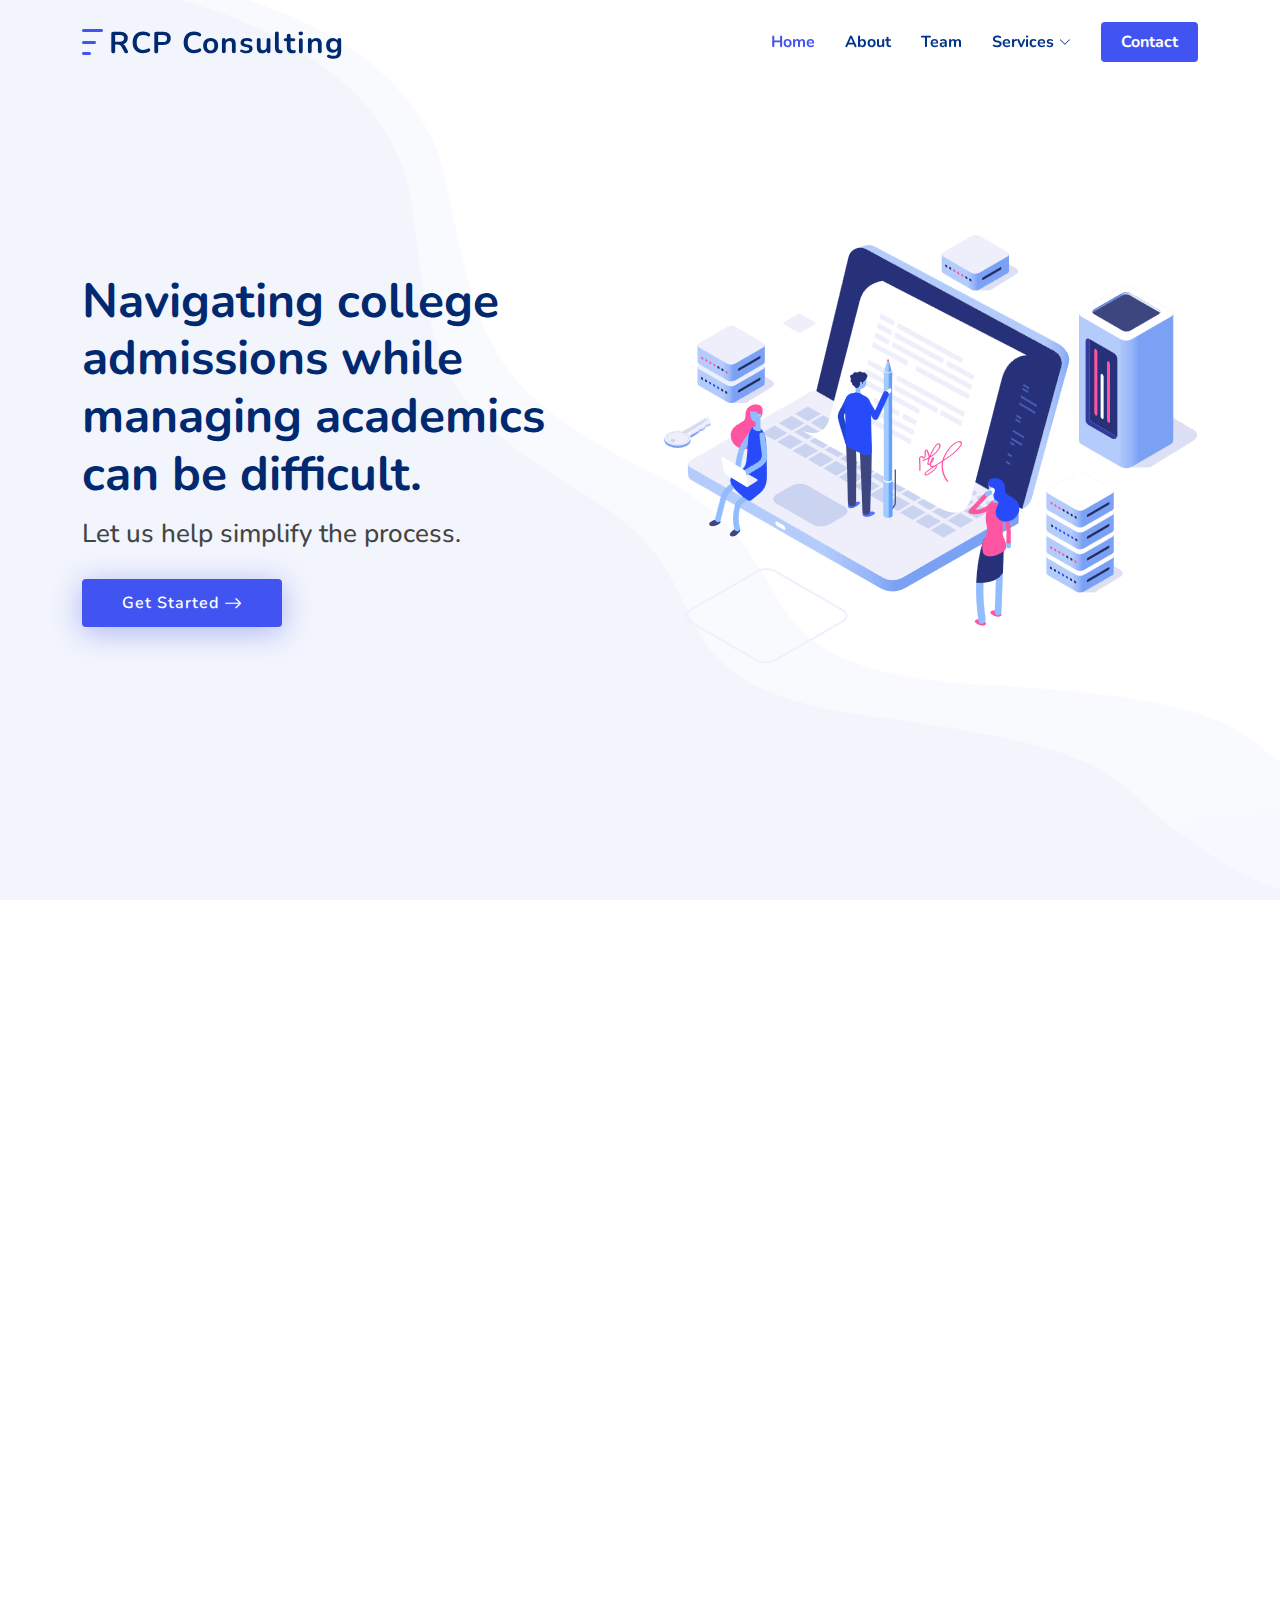
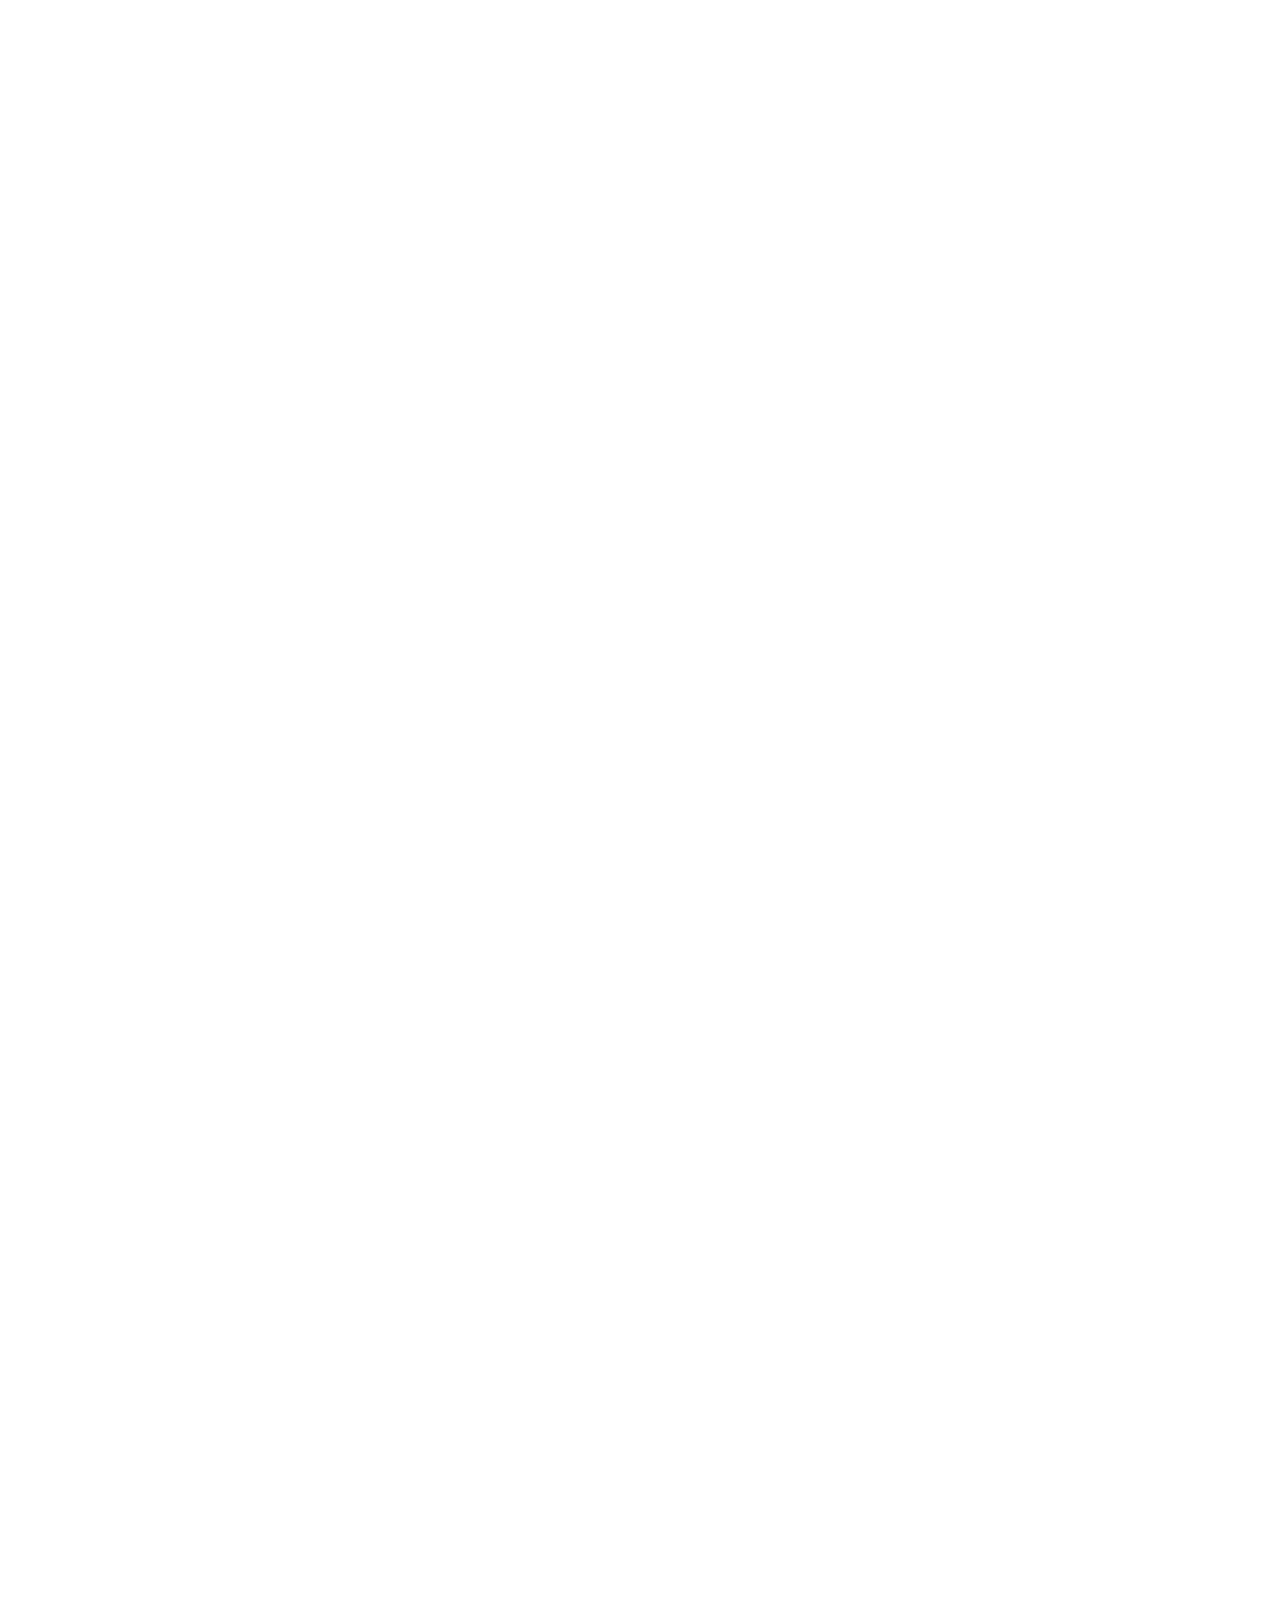
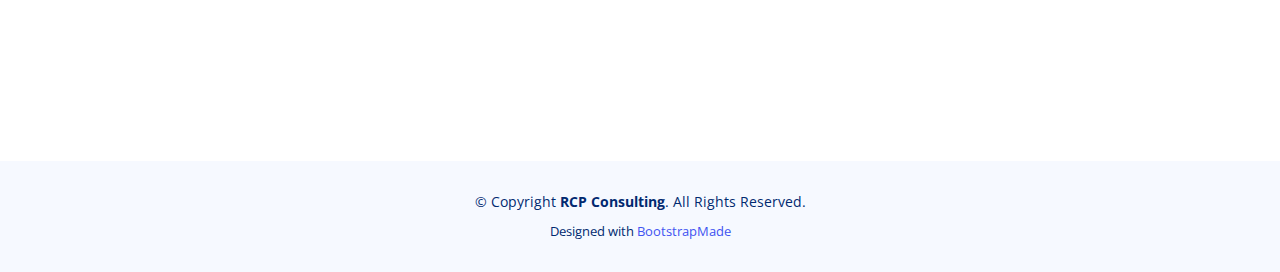
<file: index.html>
<!DOCTYPE html>
<html lang="en">

<head>
  <meta charset="utf-8">
  <meta content="width=device-width, initial-scale=1.0" name="viewport">

  <title>RCP Consulting - Home</title>
  <meta content="" name="description">
  <meta content="" name="keywords">

  <!-- Favicons -->
  <link href="assets/img/favicon.png" rel="icon">
  <link href="assets/img/apple-touch-icon.png" rel="apple-touch-icon">

  <!-- Google Fonts -->
  <link href="https://fonts.googleapis.com/css?family=Open+Sans:300,300i,400,400i,600,600i,700,700i|Nunito:300,300i,400,400i,600,600i,700,700i|Poppins:300,300i,400,400i,500,500i,600,600i,700,700i" rel="stylesheet">

  <!-- Vendor CSS Files -->
  <link href="assets/vendor/aos/aos.css" rel="stylesheet">
  <link href="assets/vendor/bootstrap/css/bootstrap.min.css" rel="stylesheet">
  <link href="assets/vendor/bootstrap-icons/bootstrap-icons.css" rel="stylesheet">
  <link href="assets/vendor/glightbox/css/glightbox.min.css" rel="stylesheet">
  <link href="assets/vendor/remixicon/remixicon.css" rel="stylesheet">
  <link href="assets/vendor/swiper/swiper-bundle.min.css" rel="stylesheet">

  <!-- Template Main CSS File -->
  <link href="assets/css/style.css" rel="stylesheet">

  <!-- =======================================================
  * Template Name: FlexStart
  * Updated: Jun 04 2023 with Bootstrap v5.3.0
  * Template URL: https://bootstrapmade.com/flexstart-bootstrap-startup-template/
  * Author: BootstrapMade.com
  * License: https://bootstrapmade.com/license/
  ======================================================== -->
</head>

<body>

  <!-- ======= Header ======= -->
  <header id="header" class="header fixed-top">
    <div class="container-fluid container-xl d-flex align-items-center justify-content-between">

      <a href="index.html" class="logo d-flex align-items-center">
        <img src="assets/img/logo.png" alt="">
        <span>RCP Consulting</span>
      </a>

      <nav id="navbar" class="navbar">
        <ul>
          <li><a class="nav-link scrollto active" href="#">Home</a></li>
          <li><a class="nav-link scrollto" href="about.html">About</a></li>
          <li><a class="nav-link scrollto" href="team.html">Team</a></li>
          <li class="dropdown"><a href="#"><span>Services</span> <i class="bi bi-chevron-down"></i></a>
            <ul>
              <li><a href="#">STEM Tutoring</a></li>
              <li><a href="#">Test Prep</a></li>
              <li><a href="#">College Counseling</a></li>
            </ul>
          </li>
          <li><a class="getstarted scrollto" href="contact.html">Contact</a></li>
        </ul>
        <i class="bi bi-list mobile-nav-toggle"></i>
      </nav><!-- .navbar -->
    </div>
  </header><!-- End Header -->

  <!-- ======= Hero Section ======= -->
  <section id="hero" class="hero d-flex align-items-center">

    <div class="container">
      <div class="row">
        <div class="col-lg-6 d-flex flex-column justify-content-center">
          <h1 data-aos="fade-up">Navigating college admissions while managing academics can be difficult.</h1>
          <h2 data-aos="fade-up" data-aos-delay="400">Let us help simplify the process.</h2>
          <div data-aos="fade-up" data-aos-delay="600">
            <div class="text-center text-lg-start">
              <a href="#about" class="btn-get-started scrollto d-inline-flex align-items-center justify-content-center align-self-center">
                <span>Get Started</span>
                <i class="bi bi-arrow-right"></i>
              </a>
            </div>
          </div>
        </div>
        <div class="col-lg-6 hero-img" data-aos="zoom-out" data-aos-delay="200">
          <img src="assets/img/hero-img.png" class="img-fluid" alt="">
        </div>
      </div>
    </div>

  </section><!-- End Hero -->

  <main id="main">
	  <!-- ======= Features Section ======= -->
    <section id="features" class="features">

      <div class="container" data-aos="fade-up">

        <!-- Feature Icons -->
        <div class="row feature-icons" data-aos="fade-up">
          <h3>What We Do:</h3>

          <div class="row">

            <div class="col-xl-4 text-center" data-aos="fade-right" data-aos-delay="100">
              <img src="assets/img/features-3.png" class="img-fluid p-4" alt="">
            </div>

            <div class="col-xl-8 d-flex content">
              <div class="row align-self-center gy-4">

                <div class="col-md-6 icon-box" data-aos="fade-up">
                  <i class="ri-line-chart-line"></i>
                  <div>
                    <h4>STEM Class Tutoring</h4>
                    <p>Get your student the support they need to excel in their high school science and math classes.</p>
                  </div>
                </div>

                <div class="col-md-6 icon-box" data-aos="fade-up" data-aos-delay="100">
                  <i class="ri-stack-line"></i>
                  <div>
                    <h4>Standardized Test Prep</h4>
                    <p>Leverage our test-taking expertise to maximize your student's performance on the SAT and ACT.</p>
                  </div>
                </div>

                <div class="col-md-6 icon-box" data-aos="fade-up" data-aos-delay="200">
                  <i class="ri-brush-4-line"></i>
                  <div>
                    <h4>College Essay Editing</h4>
                    <p>Craft and refine memorable application essays that will stand out to admissions officers.</p>
                  </div>
                </div>

                <div class="col-md-6 icon-box" data-aos="fade-up" data-aos-delay="300">
                  <i class="ri-magic-line"></i>
                  <div>
                    <h4>College Application Strategy</h4>
                    <p>Develop robust application strategies to maximize your child's odds during admissions.</p>
                  </div>
                </div>
				  
				<div class="col-md-12 icon-box" data-aos="fade-up" data-aos-delay="400">
                  <i class="ri-magic-line"></i>
                  <div>
                    <h4>Life Skill Development</h4>
                    <p>Getting into college is just the first step. Help your child develop time management and life skills that will be essential to their success during college applications and beyond.</p>
                  </div>
                </div>

              </div>
            </div>

          </div>

        </div><!-- End Feature Icons -->

      </div>

    </section><!-- End Features Section -->
    <!-- ======= About Section ======= -->
    <section id="about" class="about">

      <div class="container" data-aos="fade-up">
        <div class="row gx-0">

          <div class="col-lg-6 d-flex flex-column justify-content-center" data-aos="fade-up" data-aos-delay="200">
            <div class="content">
              <h3>About Us</h3>
              <h2>We are a team of college students with the goal of simplifying the college admissions process.</h2>
              <p>
                Having gone through college applications ourselves, we know that managing everything together can be confusing and time-consuming. Through our own experience, as well as continuous learnings from successive application cycles, we aim to simplify the process for our clients.
              </p>
              <div class="text-center text-lg-start">
                <a href="about.html" class="btn-read-more d-inline-flex align-items-center justify-content-center align-self-center">
                  <span>Learn More</span>
                  <i class="bi bi-arrow-right"></i>
                </a>
				<a href="contact.html" class="btn-read-more d-inline-flex align-items-center justify-content-center align-self-center">
                  <span>Get in Touch</span>
                  <i class="bi bi-arrow-right"></i>
                </a>
              </div>
            </div>
          </div>

          <div class="col-lg-6 d-flex align-items-center" data-aos="zoom-out" data-aos-delay="200">
            <img src="assets/img/about.jpg" class="img-fluid" alt="">
          </div>

        </div>
      </div>

    </section><!-- End About Section -->
	  
    <!-- ======= Counts Section ======= -->
    <section id="counts" class="counts">
      <div class="container" data-aos="fade-up">

        <div class="row gy-4">
			
		<div class="col-lg-4 col-md-4">
            <div class="count-box">
              <i class="bi bi-journal-richtext" style="color: #ee6c20;"></i>
              <div>
                <span data-purecounter-start="0" data-purecounter-end="126" data-purecounter-duration="1" class="purecounter"></span>
                <p>Essays Edited</p>
              </div>
            </div>
          </div>
			
          <div class="col-lg-4 col-md-4">
            <div class="count-box">
              <i class="bi bi-emoji-smile"></i>
              <div>
                <span data-purecounter-start="0" data-purecounter-end="17" data-purecounter-duration="1" class="purecounter"></span>
                <p>Happy Clients</p>
              </div>
            </div>
          </div>

          

          <div class="col-lg-4 col-md-4">
            <div class="count-box">
              <i class="bi bi-headset" style="color: #15be56;"></i>
              <div>
                <span data-purecounter-start="0" data-purecounter-end="327" data-purecounter-duration="1" class="purecounter"></span>
                <p>Hours Of Tutoring + College Counseling</p>
              </div>
            </div>
          </div>
        </div>

      </div>
    </section><!-- End Counts Section -->
	 
	     <!-- ======= Clients Section ======= -->
    <section id="clients" class="clients">

      <div class="container" data-aos="fade-up">
        <header class="section-header">
          <p>We Deliver Results. Our clients have gotten into:</p>
        </header>

        <div class="clients-slider swiper">
          <div class="swiper-wrapper align-items-center">
            <div class="swiper-slide"><img src="assets/img/clients/client-1.png" class="img-fluid" alt=""></div>
            <div class="swiper-slide"><img src="assets/img/clients/client-2.png" class="img-fluid" alt=""></div>
            <div class="swiper-slide"><img src="assets/img/clients/client-3.png" class="img-fluid" alt=""></div>
            <div class="swiper-slide"><img src="assets/img/clients/client-4.png" class="img-fluid" alt=""></div>
            <div class="swiper-slide"><img src="assets/img/clients/client-5.png" class="img-fluid" alt=""></div>
            <div class="swiper-slide"><img src="assets/img/clients/client-6.png" class="img-fluid" alt=""></div>
            <div class="swiper-slide"><img src="assets/img/clients/client-7.png" class="img-fluid" alt=""></div>
            <div class="swiper-slide"><img src="assets/img/clients/client-8.png" class="img-fluid" alt=""></div>
          </div>
        </div>
      </div>

    </section><!-- End Clients Section -->
	 
	     <!-- ======= Testimonials Section ======= -->
    <section id="testimonials" class="testimonials">

      <div class="container" data-aos="fade-up">

        <header class="section-header">
          <h2  style = "font-size:30px;">Testimonials</h2>
        </header>

        <div class="testimonials-slider swiper" data-aos="fade-up" data-aos-delay="200">
          <div class="swiper-wrapper">

            <div class="swiper-slide">
              <div class="testimonial-item">
                <div class="stars">
                  <i class="bi bi-star-fill"></i><i class="bi bi-star-fill"></i><i class="bi bi-star-fill"></i><i class="bi bi-star-fill"></i><i class="bi bi-star-fill"></i>
                </div>
                <p>
                  Proin iaculis purus consequat sem cure digni ssim donec porttitora entum suscipit rhoncus. Accusantium quam, ultricies eget id, aliquam eget nibh et. Maecen aliquam, risus at semper.
                </p>
                <div class="profile mt-auto">
                  <h3>Saul Goodman</h3>
                  <h4>Ceo &amp; Founder</h4>
                </div>
              </div>
            </div><!-- End testimonial item -->

            <div class="swiper-slide">
              <div class="testimonial-item">
                <div class="stars">
                  <i class="bi bi-star-fill"></i><i class="bi bi-star-fill"></i><i class="bi bi-star-fill"></i><i class="bi bi-star-fill"></i><i class="bi bi-star-fill"></i>
                </div>
                <p>
                  Export tempor illum tamen malis malis eram quae irure esse labore quem cillum quid cillum eram malis quorum velit fore eram velit sunt aliqua noster fugiat irure amet legam anim culpa.
                </p>
                <div class="profile mt-auto">
                  <h3>Sara Wilsson</h3>
                  <h4>Designer</h4>
                </div>
              </div>
            </div><!-- End testimonial item -->

            <div class="swiper-slide">
              <div class="testimonial-item">
                <div class="stars">
                  <i class="bi bi-star-fill"></i><i class="bi bi-star-fill"></i><i class="bi bi-star-fill"></i><i class="bi bi-star-fill"></i><i class="bi bi-star-fill"></i>
                </div>
                <p>
                  Enim nisi quem export duis labore cillum quae magna enim sint quorum nulla quem veniam duis minim tempor labore quem eram duis noster aute amet eram fore quis sint minim.
                </p>
                <div class="profile mt-auto">
                  <h3>Jena Karlis</h3>
                  <h4>Store Owner</h4>
                </div>
              </div>
            </div><!-- End testimonial item -->

          </div>
          <div class="swiper-pagination"></div>
        </div>

      </div>

    </section><!-- End Testimonials Section -->

  </main><!-- End #main -->

  <!-- ======= Footer ======= -->
  <footer id="footer" class="footer">

    <div class="container">
      <div class="copyright">
        &copy; Copyright <strong><span>RCP Consulting</span></strong>. All Rights Reserved.
      </div>
      <div class="credits">
        <!-- All the links in the footer should remain intact. -->
        <!-- You can delete the links only if you purchased the pro version. -->
        <!-- Licensing information: https://bootstrapmade.com/license/ -->
        <!-- Purchase the pro version with working PHP/AJAX contact form: https://bootstrapmade.com/flexstart-bootstrap-startup-template/ -->
        Designed with <a href="https://bootstrapmade.com/">BootstrapMade</a>
      </div>
    </div>
  </footer><!-- End Footer -->

  <a href="#" class="back-to-top d-flex align-items-center justify-content-center"><i class="bi bi-arrow-up-short"></i></a>

  <!-- Vendor JS Files -->
  <script src="assets/vendor/purecounter/purecounter_vanilla.js"></script>
  <script src="assets/vendor/aos/aos.js"></script>
  <script src="assets/vendor/bootstrap/js/bootstrap.bundle.min.js"></script>
  <script src="assets/vendor/glightbox/js/glightbox.min.js"></script>
  <script src="assets/vendor/isotope-layout/isotope.pkgd.min.js"></script>
  <script src="assets/vendor/swiper/swiper-bundle.min.js"></script>
  <script src="assets/vendor/php-email-form/validate.js"></script>

  <!-- Template Main JS File -->
  <script src="assets/js/main.js"></script>

</body>

</html>
</file>
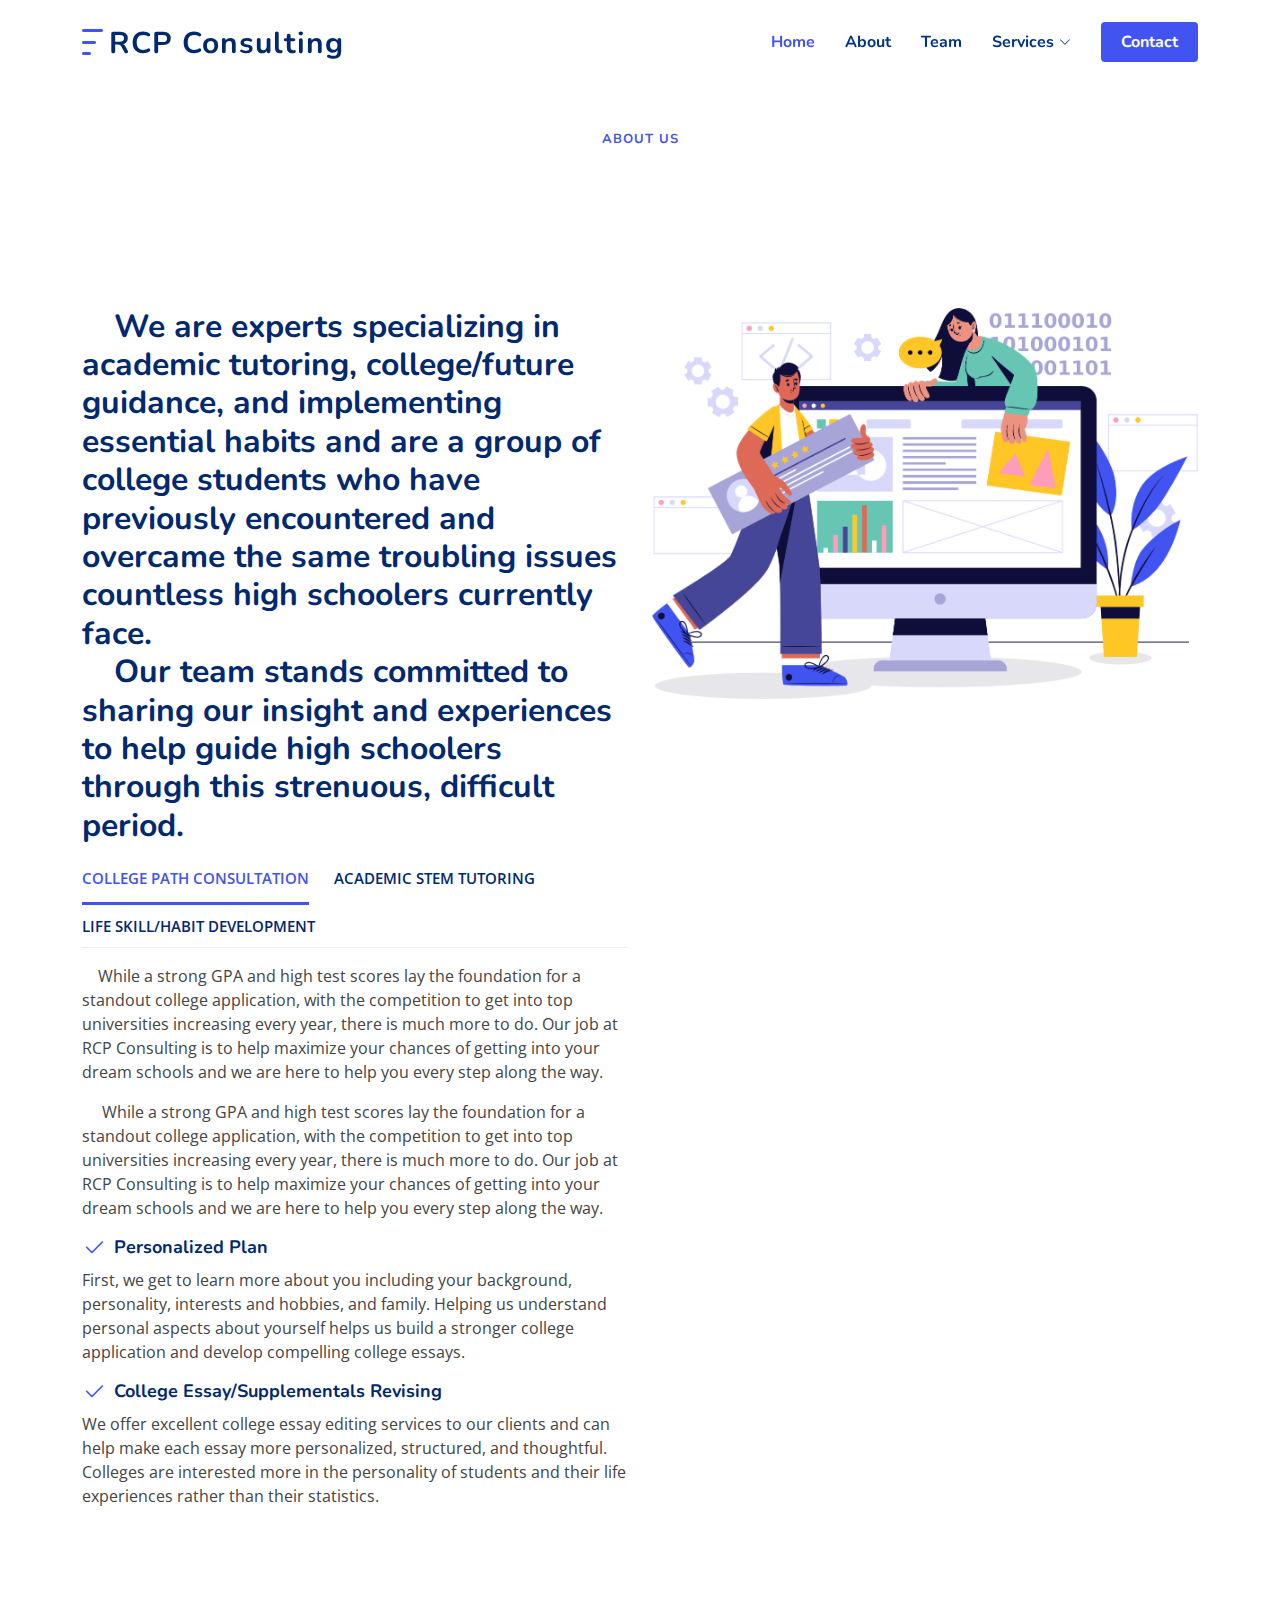
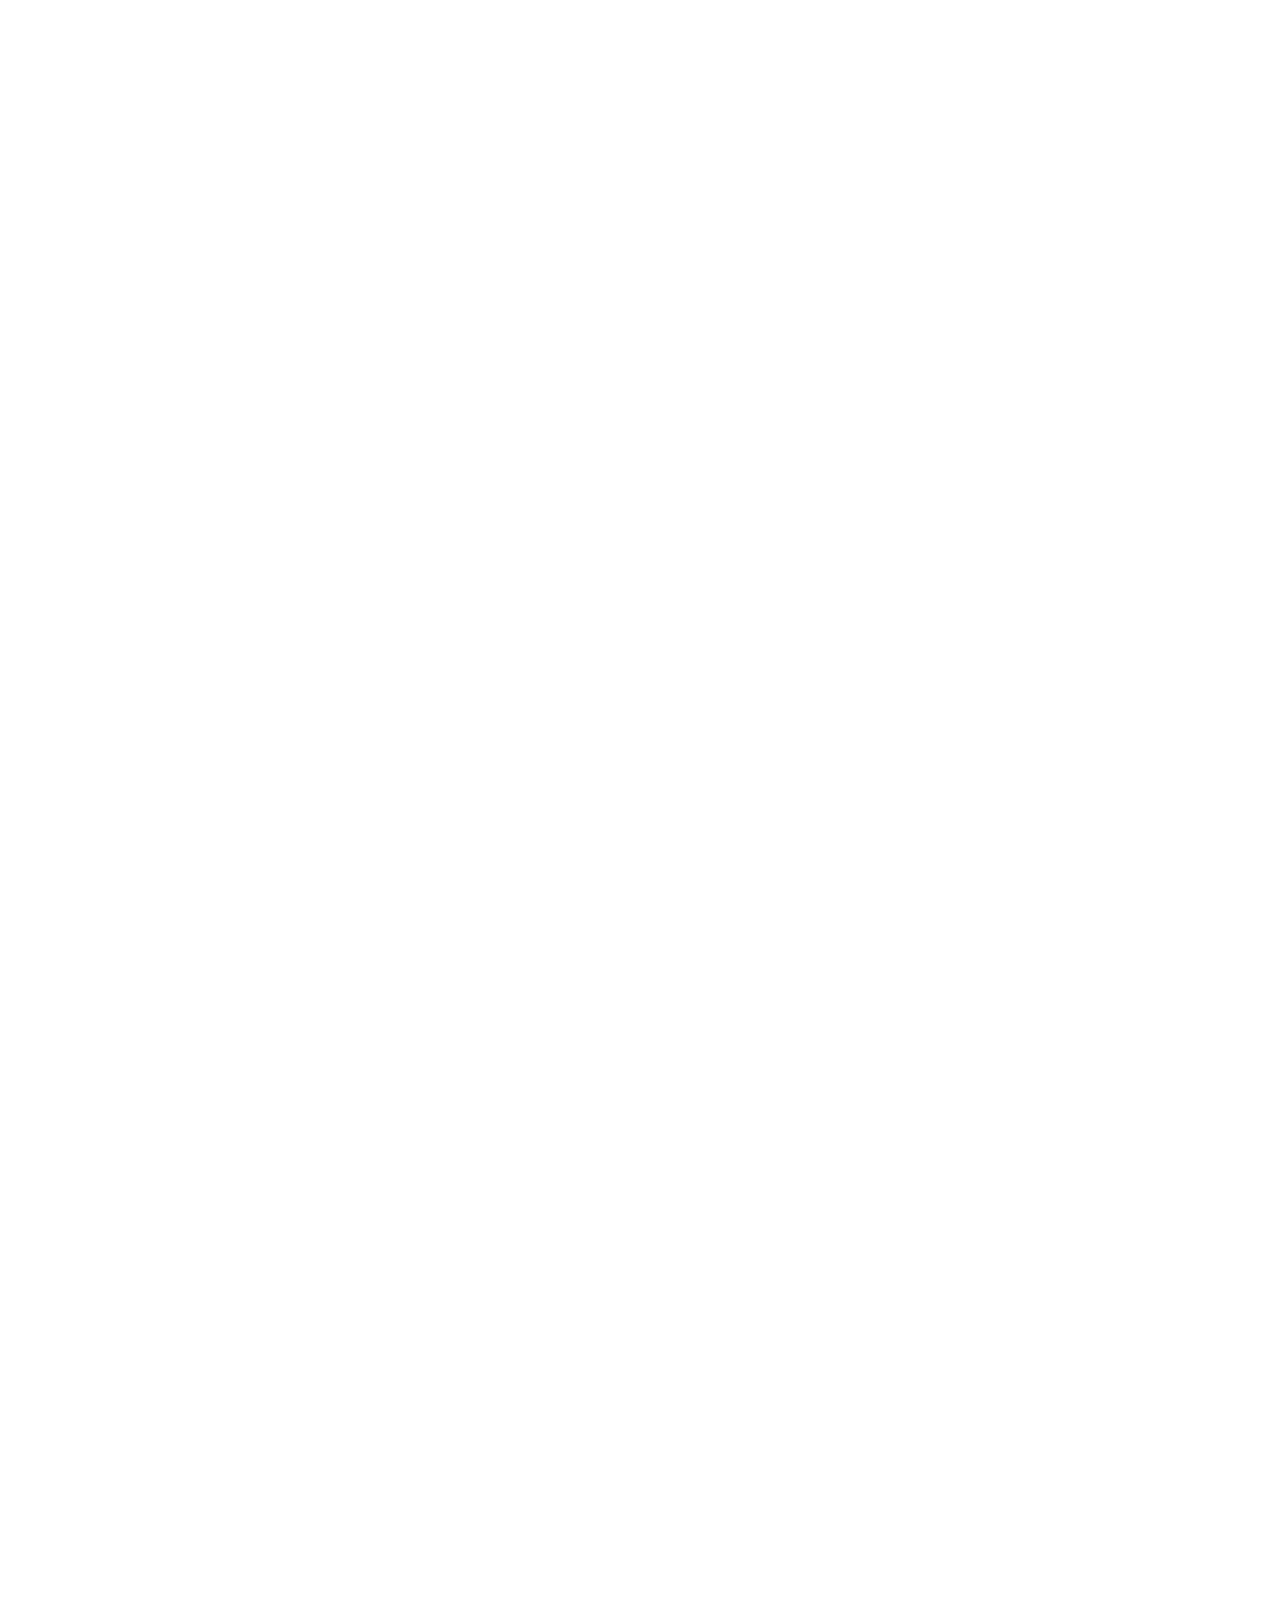
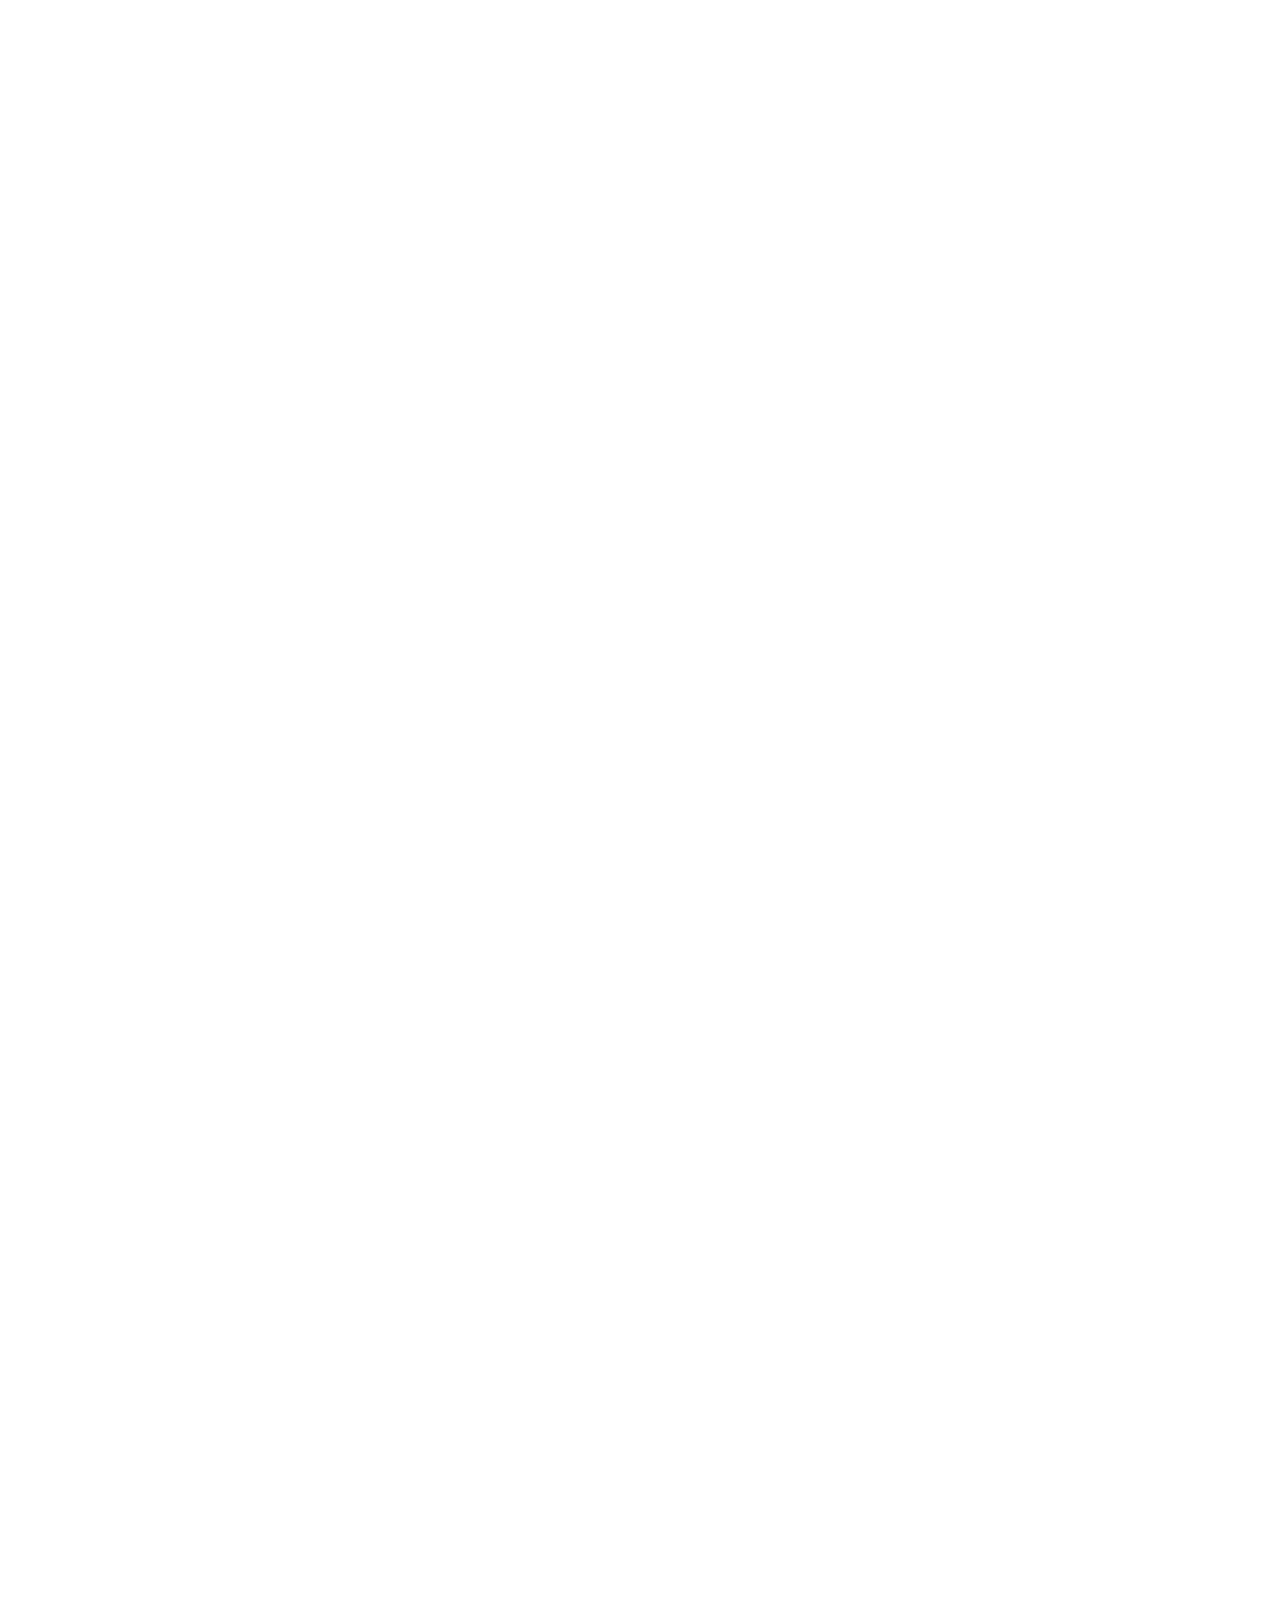
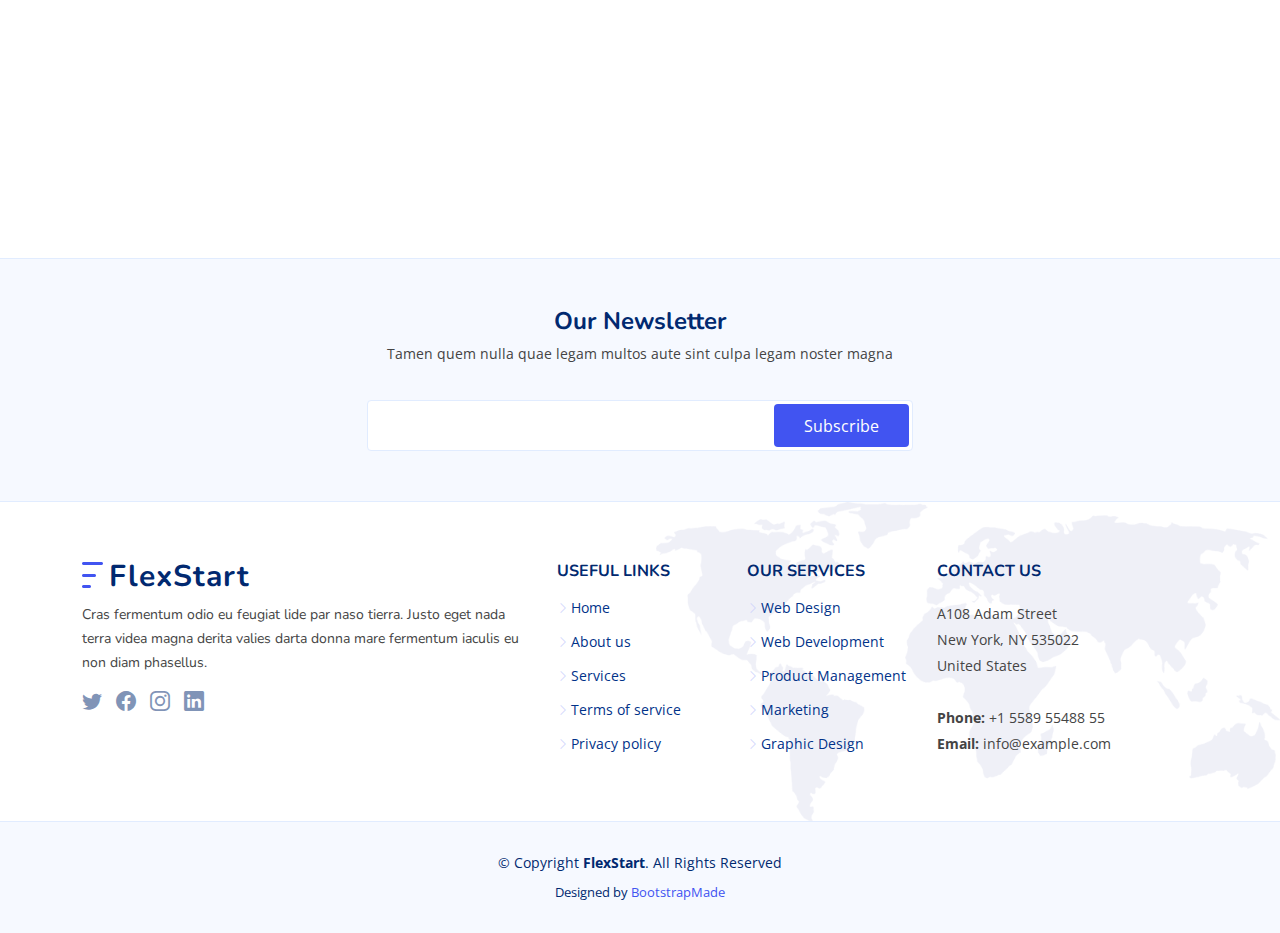
<file: about.html>
<!DOCTYPE html>
<html lang="en">

<head>
  <meta charset="utf-8">
  <meta content="width=device-width, initial-scale=1.0" name="viewport">

  <title>RCP Consulting - Home</title>
  <meta content="" name="description">
  <meta content="" name="keywords">

  <!-- Favicons -->
  <link href="assets/img/favicon.png" rel="icon">
  <link href="assets/img/apple-touch-icon.png" rel="apple-touch-icon">

  <!-- Google Fonts -->
  <link href="https://fonts.googleapis.com/css?family=Open+Sans:300,300i,400,400i,600,600i,700,700i|Nunito:300,300i,400,400i,600,600i,700,700i|Poppins:300,300i,400,400i,500,500i,600,600i,700,700i" rel="stylesheet">

  <!-- Vendor CSS Files -->
  <link href="assets/vendor/aos/aos.css" rel="stylesheet">
  <link href="assets/vendor/bootstrap/css/bootstrap.min.css" rel="stylesheet">
  <link href="assets/vendor/bootstrap-icons/bootstrap-icons.css" rel="stylesheet">
  <link href="assets/vendor/glightbox/css/glightbox.min.css" rel="stylesheet">
  <link href="assets/vendor/remixicon/remixicon.css" rel="stylesheet">
  <link href="assets/vendor/swiper/swiper-bundle.min.css" rel="stylesheet">

  <!-- Template Main CSS File -->
  <link href="assets/css/style.css" rel="stylesheet">

  <!-- =======================================================
  * Template Name: FlexStart
  * Updated: Jun 04 2023 with Bootstrap v5.3.0
  * Template URL: https://bootstrapmade.com/flexstart-bootstrap-startup-template/
  * Author: BootstrapMade.com
  * License: https://bootstrapmade.com/license/
  ======================================================== -->
</head>

<body>

  <!-- ======= Header ======= -->
  <header id="header" class="header fixed-top">
    <div class="container-fluid container-xl d-flex align-items-center justify-content-between">

      <a href="index.html" class="logo d-flex align-items-center">
        <img src="assets/img/logo.png" alt="">
        <span>RCP Consulting</span>
      </a>

      <nav id="navbar" class="navbar">
        <ul>
          <li><a class="nav-link scrollto active" href="index.html">Home</a></li>
          <li><a class="nav-link scrollto" href="#">About</a></li>
          <li><a class="nav-link scrollto" href="team.html">Team</a></li>
          <li class="dropdown"><a href="#"><span>Services</span> <i class="bi bi-chevron-down"></i></a>
            <ul>
              <li><a href="#">STEM Tutoring</a></li>
              <li><a href="#">Test Prep</a></li>
              <li><a href="#">College Counseling</a></li>
            </ul>
          </li>
          <li><a class="getstarted scrollto" href="contact.html">Contact</a></li>
        </ul>
        <i class="bi bi-list mobile-nav-toggle"></i>
      </nav><!-- .navbar -->

    </div>
  </header><!-- End Header -->

  <!-- ======= Hero Section ======= -->
  <section id="features" class="features">
	<br>
	<br>
	<br>
    <div class="container">
		
		<header class="section-header">
          <h2>About Us</h2>
          <!-- <p> </p> -->
        </header>
        <!-- Feature Tabs -->
        <div class="row feture-tabs" data-aos="fade-up">
          <div class="col-lg-6">

            <h3 style="text-align:center/left/right;">&emsp;We are experts specializing in academic tutoring, college/future guidance, and implementing essential habits and are a group of college students who have previously encountered and overcame the same troubling issues countless high schoolers currently face.<br> &emsp;Our team stands committed to sharing our insight and experiences to help guide high schoolers through this strenuous, difficult period.</h3>

            <!-- Tabs -->
            <ul class="nav nav-pills mb-3">
              <li>
                <a class="nav-link active" data-bs-toggle="pill" href="#tab1">College Path Consultation</a>
              </li>
              <li>
                <a class="nav-link" data-bs-toggle="pill" href="#tab2">Academic STEM Tutoring</a>
              </li>
              <li>
                <a class="nav-link" data-bs-toggle="pill" href="#tab3">Life Skill/Habit Development</a>
              </li>
            </ul><!-- End Tabs -->

            <!-- Tab Content -->
            <div class="tab-content">

              <div class="tab-pane fade show active" id="tab1">

                <p>&emsp;While a strong GPA and high test scores lay the foundation for a standout college application, with the competition to get into top universities increasing every year, there is much more to do. Our job at RCP Consulting is to help maximize your chances of getting into your dream schools and we are here to help you every step along the way.

                <p>&emsp; While a strong GPA and high test scores lay the foundation for a standout college application, with the competition to get into top universities increasing every year, there is much more to do. Our job at RCP Consulting is to help maximize your chances of getting into your dream schools and we are here to help you every step along the way.

                </p>
                <div class="d-flex align-items-center mb-2">
                  <i class="bi bi-check2"></i>
                  <h4>Personalized Plan</h4>
                </div>
                <p> First, we get to learn more about you including your background, personality, interests and hobbies, and family. Helping us understand personal aspects about yourself helps us build a stronger college application and develop compelling college essays. 
                </p>
                <div class="d-flex align-items-center mb-2">
                  <i class="bi bi-check2"></i>
                  <h4>College Essay/Supplementals Revising</h4>
                </div>
                <p>We offer excellent college essay editing services to our clients and can help make each essay more personalized, structured, and thoughtful. Colleges are interested more in the personality of students and their life experiences rather than their statistics.
                </p>
              </div><!-- End Tab 1 Content -->

              <div class="tab-pane fade show" id="tab2">
                <p>&emsp; Make sure not to fall behind in school! A high GPA and standardized test scores are imperative for building a convincing college application. Receive the proper academic tutoring you need from our experienced, passionate tutors online. 
                </p>
                <div class="d-flex align-items-center mb-2">
                  <i class="bi bi-check2"></i>
                  <h4>Meet With Our Experienced Tutors</h4>
                </div>
                <p>Our tutors with 7+ years experience provide hands-on, one-on-one academic tutoring services specialized for each student's specific needs and desires. 
                </p>
                <div class="d-flex align-items-center mb-2">
                  <i class="bi bi-check2"></i>
                  <h4>Tutors Specialized in Various Subjects</h4>
                </div>
                <p>Each of our prestigious tutors specialize in a variety of subjects and you will be taught by a selected tutor for your corresponding class. We specialize in high school mathematics, various sciences, English, and SAT/ACT Prep.
                </p>
              </div><!-- End Tab 2 Content -->

              <div class="tab-pane fade show" id="tab3">

                <p>While the whole application process and admittance into college is a strenuous, complex process, bluntly put, it is just the beginning. 4 long years await each student with more responsibilities piling up and each year getting tougher than the last. On top of academics, college students have many other tasks in mind including the professional aspect of their careers as many students begin seeking internships. With these life changing and important steps ahead, it is essential students begin building proper life skills and strong habits now to better set them up for the future. </p>

                <p>&emsp; While the whole application process and admittance into college is a strenuous, complex process, bluntly put, it is just the beginning. 4 long years await each student with more responsibilities piling up and each year getting tougher than the last. On top of academics, college students have many other tasks in mind including the professional aspect of their careers as many students begin seeking internships. With these life changing and important steps ahead, it is essential students begin building proper life skills and strong habits now to better set them up for the future. </p>

                <div class="d-flex align-items-center mb-2">
                  <i class="bi bi-check2"></i>
                  <h4>Importance of Proper Habit Development</h4>
                </div>
                <p>Developing habits now will prove incredibly effective for getting into college, as well as prospering within college as students begin focusing on their academic and professional careers.</p>
                <div class="d-flex align-items-center mb-2">
                  <i class="bi bi-check2"></i>
                  <h4>Building a Strong Work Ethic</h4>
                </div>

                <p>Procrastination isn’t beneficial for anyone; it simply builds up stress and unhealthy anxiety. Begin developing a proper work ethic and strong habits today to set you up for the future.Motivation comes from discipline and repetition..</p>

                <p>Procrastination isn’t beneficial for anyone; it simply builds up stress and unhealthy anxiety. Begin developing a proper work ethic and strong habits today to set you up for the future. Motivation comes from discipline and repetition.
                </p>

              </div><!-- End Tab 3 Content -->

            </div>

          </div>

          <div class="col-lg-6">
            <img src="assets/img/features-2.png" class="img-fluid" alt="">
          </div>

        </div><!-- End Feature Tabs -->
    </div>

  </section><!-- End Hero -->

  <main id="main">
   
    <!-- ======= Values Section ======= -->
    <section id="values" class="values">

      <div class="container" data-aos="fade-up">

        <header class="section-header">
          <h2>Our Values</h2>
          <!-- <p>Odit est perspiciatis laborum et dicta</p> -->
        </header>

        <div class="row">

          <div class="col-lg-4" data-aos="fade-up" data-aos-delay="200">
            <div class="box">
              <img src="assets/img/values-1.png" class="img-fluid" alt="">
              <h3>Personalized/Student-Centered Services</h3>
              <p>We acknowledge and embrace each students’ diversity and unique learning habits and understand that a set teaching method may not apply to all of our students. This is why at RCP Consulting, our experienced staff creates a plan and learning strategy suited best for each student and we give them the personalized attention they deserve. </p>
            </div>
          </div>

          <div class="col-lg-4 mt-4 mt-lg-0" data-aos="fade-up" data-aos-delay="400">
            <div class="box">
              <img src="assets/img/values-2.png" class="img-fluid" alt="">
              <h3>Empowerment and Collaboration</h3>
              <p>Our main goals are to empower our students by providing them with adequate knowledge and resources to navigate through their academic work and the complex college admissions process. We value collaboration and actively work with our students aiding them through their academic journeys. </p>
            </div>
          </div>

          <div class="col-lg-4 mt-4 mt-lg-0" data-aos="fade-up" data-aos-delay="600">
            <div class="box">
              <img src="assets/img/values-3.png" class="img-fluid" alt="">
              <h3>Holistic/Strong Habit Development</h3>
              <p>At RCP Consulting, we aim to impact students in broader ways and instill beneficial strong habits within them such as a proper work ethic and time management skills. As students go on to pursue further education, having these habits developed early will prove to be invaluable.</p>
            </div>
          </div>

        </div>

      </div>

    </section><!-- End Values Section -->

    <!-- ======= Counts Section ======= -->
    <!-- <section id="counts" class="counts">
      <div class="container" data-aos="fade-up">

        <div class="row gy-4">

          <div class="col-lg-3 col-md-6">
            <div class="count-box">
              <i class="bi bi-emoji-smile"></i>
              <div>
                <span data-purecounter-start="0" data-purecounter-end="232" data-purecounter-duration="1" class="purecounter"></span>
                <p>Happy Clients</p>
              </div>
            </div>
          </div>

          <div class="col-lg-3 col-md-6">
            <div class="count-box">
              <i class="bi bi-journal-richtext" style="color: #ee6c20;"></i>
              <div>
                <span data-purecounter-start="0" data-purecounter-end="521" data-purecounter-duration="1" class="purecounter"></span>
                <p>Projects</p>
              </div>
            </div>
          </div>

          <div class="col-lg-3 col-md-6">
            <div class="count-box">
              <i class="bi bi-headset" style="color: #15be56;"></i>
              <div>
                <span data-purecounter-start="0" data-purecounter-end="1463" data-purecounter-duration="1" class="purecounter"></span>
                <p>Hours Of Support</p>
              </div>
            </div>
          </div>

          <div class="col-lg-3 col-md-6">
            <div class="count-box">
              <i class="bi bi-people" style="color: #bb0852;"></i>
              <div>
                <span data-purecounter-start="0" data-purecounter-end="15" data-purecounter-duration="1" class="purecounter"></span>
                <p>Hard Workers</p>
              </div>
            </div>
          </div>

        </div>

      </div>
    </section>End Counts Section -->

    <!-- ======= Features Section ======= -->
    <section id="features" class="features">

      <div class="container" data-aos="fade-up">

        <header class="section-header">
          <h2>Features</h2>
          <!-- <p>What We Offer</p> -->
        </header>

        <div class="row">

          <div class="col-lg-6">
            <img src="assets/img/features.png" class="img-fluid" alt="">
          </div>

          <div class="col-lg-6 mt-5 mt-lg-0 d-flex">
            <div class="row align-self-center gy-4">

              <div class="col-md-6" data-aos="zoom-out" data-aos-delay="200">
                <div class="feature-box d-flex align-items-center">
                  <i class="bi bi-check"></i>
                  <h3>Passionate, Experienced Tutors</h3>
                </div>
              </div>

              <div class="col-md-6" data-aos="zoom-out" data-aos-delay="300">
                <div class="feature-box d-flex align-items-center">
                  <i class="bi bi-check"></i>
                  <h3>Dedicated Staff</h3>
                </div>
              </div>

              <div class="col-md-6" data-aos="zoom-out" data-aos-delay="400">
                <div class="feature-box d-flex align-items-center">
                  <i class="bi bi-check"></i>
                  <h3>Personalized Plans for Each Student</h3>
                </div>
              </div>

              <div class="col-md-6" data-aos="zoom-out" data-aos-delay="500">
                <div class="feature-box d-flex align-items-center">
                  <i class="bi bi-check"></i>
                  <h3>Free Initial Consultation</h3>
                </div>
              </div>

              <div class="col-md-6" data-aos="zoom-out" data-aos-delay="600">
                <div class="feature-box d-flex align-items-center">
                  <i class="bi bi-check"></i>
                  <h3>Variety of Learning Plans to Choose From</h3>
                </div>
              </div>

              <div class="col-md-6" data-aos="zoom-out" data-aos-delay="700">
                <div class="feature-box d-flex align-items-center">
                  <i class="bi bi-check"></i>
                  <h3>Goals/Habit Development</h3>
                </div>
              </div>

            </div>
          </div>

        </div> <!-- / row -->


        <!-- Feature Icons -->
        <div class="row feature-icons" data-aos="fade-up">
          <h3>Tutoring Services</h3>

          <div class="row">

            <div class="col-xl-4 text-center" data-aos="fade-right" data-aos-delay="100">
              <img src="assets/img/features-3.png" class="img-fluid p-4" alt="">
            </div>

            <div class="col-xl-8 d-flex content">
              <div class="row align-self-center gy-4">

                <div class="col-md-6 icon-box" data-aos="fade-up">
                  <i class="ri-line-chart-line"></i>
                  <div>
                    <h4>Standadrd/Honors High School Mathematics</h4>
                    <p>Offer tutoring in Algebra 1, Algebra 2, Geometry, Trigonometry, Precaclulus, and Calculus</p>
                  </div>
                </div>

                <div class="col-md-6 icon-box" data-aos="fade-up" data-aos-delay="100">
                  <i class="ri-stack-line"></i>
                  <div>
                    <h4>Standard/Honors High School Sciences</h4>
                    <p>Classes include Chemistry, Biology, Physics</p>
                  </div>
                </div>

                <div class="col-md-6 icon-box" data-aos="fade-up" data-aos-delay="200">
                  <i class="ri-brush-4-line"></i>
                  <div>
                    <h4>Advanced Placement (AP) Classes</h4>
                    <p>Our tutors expertise includes AP Calculus AB, AP Calculus BC, AP Computer Science A, AP Chemistry, AP Biology, and AP Physics C Mechanics/E&M</p>
                  </div>
                </div>

                <div class="col-md-6 icon-box" data-aos="fade-up" data-aos-delay="300">
                  <i class="ri-magic-line"></i>
                  <div>
                    <h4>Further Higher Level Mathematics</h4>
                    <p>Go beyond high school mathematics and begin learning about Linear Algebra, Differential Equations, and Multivariable Calculus</p>
                  </div>
                </div>

                <div class="col-md-6 icon-box" data-aos="fade-up" data-aos-delay="400">
                  <i class="ri-command-line"></i>
                  <div>
                    <h4>SAT/ACT Prep</h4>
                    <p>Gain hands-on test practice for SAT, ACT, and STEM SAT subject tests</p>
                  </div>
                </div>

                <!-- <div class="col-md-6 icon-box" data-aos="fade-up" data-aos-delay="500">
                  <i class="ri-radar-line"></i>
                  <div>
                    <h4>Explicabo consectetur</h4>
                    <p>Est autem dicta beatae suscipit. Sint veritatis et sit quasi ab aut inventore</p>
                  </div>
                </div> -->

              </div>
            </div>

          </div>

        </div><!-- End Feature Icons -->

      </div>

    </section><!-- End Features Section -->

    <!-- ======= Services Section ======= -->
    <!-- <section id="services" class="services">

      <div class="container" data-aos="fade-up">

        <header class="section-header">
          <h2>Services</h2>
          <p>Veritatis et dolores facere numquam et praesentium</p>
        </header>

        <div class="row gy-4">

          <div class="col-lg-4 col-md-6" data-aos="fade-up" data-aos-delay="200">
            <div class="service-box blue">
              <i class="ri-discuss-line icon"></i>
              <h3>Nesciunt Mete</h3>
              <p>Provident nihil minus qui consequatur non omnis maiores. Eos accusantium minus dolores iure perferendis tempore et consequatur.</p>
              <a href="#" class="read-more"><span>Read More</span> <i class="bi bi-arrow-right"></i></a>
            </div>
          </div>

          <div class="col-lg-4 col-md-6" data-aos="fade-up" data-aos-delay="300">
            <div class="service-box orange">
              <i class="ri-discuss-line icon"></i>
              <h3>Eosle Commodi</h3>
              <p>Ut autem aut autem non a. Sint sint sit facilis nam iusto sint. Libero corrupti neque eum hic non ut nesciunt dolorem.</p>
              <a href="#" class="read-more"><span>Read More</span> <i class="bi bi-arrow-right"></i></a>
            </div>
          </div>

          <div class="col-lg-4 col-md-6" data-aos="fade-up" data-aos-delay="400">
            <div class="service-box green">
              <i class="ri-discuss-line icon"></i>
              <h3>Ledo Markt</h3>
              <p>Ut excepturi voluptatem nisi sed. Quidem fuga consequatur. Minus ea aut. Vel qui id voluptas adipisci eos earum corrupti.</p>
              <a href="#" class="read-more"><span>Read More</span> <i class="bi bi-arrow-right"></i></a>
            </div>
          </div>

          <div class="col-lg-4 col-md-6" data-aos="fade-up" data-aos-delay="500">
            <div class="service-box red">
              <i class="ri-discuss-line icon"></i>
              <h3>Asperiores Commodi</h3>
              <p>Non et temporibus minus omnis sed dolor esse consequatur. Cupiditate sed error ea fuga sit provident adipisci neque.</p>
              <a href="#" class="read-more"><span>Read More</span> <i class="bi bi-arrow-right"></i></a>
            </div>
          </div>

          <div class="col-lg-4 col-md-6" data-aos="fade-up" data-aos-delay="600">
            <div class="service-box purple">
              <i class="ri-discuss-line icon"></i>
              <h3>Velit Doloremque.</h3>
              <p>Cumque et suscipit saepe. Est maiores autem enim facilis ut aut ipsam corporis aut. Sed animi at autem alias eius labore.</p>
              <a href="#" class="read-more"><span>Read More</span> <i class="bi bi-arrow-right"></i></a>
            </div>
          </div>

          <div class="col-lg-4 col-md-6" data-aos="fade-up" data-aos-delay="700">
            <div class="service-box pink">
              <i class="ri-discuss-line icon"></i>
              <h3>Dolori Architecto</h3>
              <p>Hic molestias ea quibusdam eos. Fugiat enim doloremque aut neque non et debitis iure. Corrupti recusandae ducimus enim.</p>
              <a href="#" class="read-more"><span>Read More</span> <i class="bi bi-arrow-right"></i></a>
            </div>
          </div>

        </div>

      </div>

    </section>End Services Section -->

    <!-- ======= Pricing Section ======= -->
    <!-- <section id="pricing" class="pricing">

      <div class="container" data-aos="fade-up">

        <header class="section-header">
          <h2>Pricing</h2>
          <p>Check our Pricing</p>
        </header>

        <div class="row gy-4" data-aos="fade-left">

          <div class="col-lg-3 col-md-6" data-aos="zoom-in" data-aos-delay="100">
            <div class="box">
              <h3 style="color: #07d5c0;">Free Plan</h3>
              <div class="price"><sup>$</sup>0<span> / mo</span></div>
              <img src="assets/img/pricing-free.png" class="img-fluid" alt="">
              <ul>
                <li>Aida dere</li>
                <li>Nec feugiat nisl</li>
                <li>Nulla at volutpat dola</li>
                <li class="na">Pharetra massa</li>
                <li class="na">Massa ultricies mi</li>
              </ul>
              <a href="#" class="btn-buy">Buy Now</a>
            </div>
          </div>

          <div class="col-lg-3 col-md-6" data-aos="zoom-in" data-aos-delay="200">
            <div class="box">
              <span class="featured">Featured</span>
              <h3 style="color: #65c600;">Starter Plan</h3>
              <div class="price"><sup>$</sup>19<span> / mo</span></div>
              <img src="assets/img/pricing-starter.png" class="img-fluid" alt="">
              <ul>
                <li>Aida dere</li>
                <li>Nec feugiat nisl</li>
                <li>Nulla at volutpat dola</li>
                <li>Pharetra massa</li>
                <li class="na">Massa ultricies mi</li>
              </ul>
              <a href="#" class="btn-buy">Buy Now</a>
            </div>
          </div>

          <div class="col-lg-3 col-md-6" data-aos="zoom-in" data-aos-delay="300">
            <div class="box">
              <h3 style="color: #ff901c;">Business Plan</h3>
              <div class="price"><sup>$</sup>29<span> / mo</span></div>
              <img src="assets/img/pricing-business.png" class="img-fluid" alt="">
              <ul>
                <li>Aida dere</li>
                <li>Nec feugiat nisl</li>
                <li>Nulla at volutpat dola</li>
                <li>Pharetra massa</li>
                <li>Massa ultricies mi</li>
              </ul>
              <a href="#" class="btn-buy">Buy Now</a>
            </div>
          </div>

          <div class="col-lg-3 col-md-6" data-aos="zoom-in" data-aos-delay="400">
            <div class="box">
              <h3 style="color: #ff0071;">Ultimate Plan</h3>
              <div class="price"><sup>$</sup>49<span> / mo</span></div>
              <img src="assets/img/pricing-ultimate.png" class="img-fluid" alt="">
              <ul>
                <li>Aida dere</li>
                <li>Nec feugiat nisl</li>
                <li>Nulla at volutpat dola</li>
                <li>Pharetra massa</li>
                <li>Massa ultricies mi</li>
              </ul>
              <a href="#" class="btn-buy">Buy Now</a>
            </div>
          </div>

        </div>

      </div>

    </section>End Pricing Section -->

    <!-- ======= F.A.Q Section ======= -->
    <section id="faq" class="faq">

      <div class="container" data-aos="fade-up">

        <header class="section-header">
          <h2>F.A.Q</h2>
          <p>Frequently Asked Questions</p>
        </header>

        <div class="row">
          <div class="col-lg-6">
            <!-- F.A.Q List 1-->
            <div class="accordion accordion-flush" id="faqlist1">
              <div class="accordion-item">
                <h2 class="accordion-header">
                  <button class="accordion-button collapsed" type="button" data-bs-toggle="collapse" data-bs-target="#faq-content-1">
                    How can RCP College Consulting Services help me throughout my own college application process?
                  </button>
                </h2>
                <div id="faq-content-1" class="accordion-collapse collapse" data-bs-parent="#faqlist1">
                  <div class="accordion-body">
                    Our college consulting services are designed to provide individualized guidance throughout every step of the college application process. By getting to understand our students’ background, hobbies, and interests, we help them identify their strengths to not only develop more powerful and polished college essays, but also help them explore potential majors and create a well-rounded college list. 
                  </div>
                </div>
              </div>

              <div class="accordion-item">
                <h2 class="accordion-header">
                  <button class="accordion-button collapsed" type="button" data-bs-toggle="collapse" data-bs-target="#faq-content-2">
                    What is it meant when RCP Consulting provides strong habit development?
                  </button>
                </h2>
                <div id="faq-content-2" class="accordion-collapse collapse" data-bs-parent="#faqlist1">
                  <div class="accordion-body">
                    Though the process of getting accepted into college is strenuous and has many steps, it is simply the beginning. As a group of college students, we know exactly the amount of work and dedication that is ahead for newly admitted students and possessing proper habits such a strong work ethic, a consistent study routine, and effective communication and collaboration skills go a long way. At RCP Consulting we emphasize to our students the importance of these habits and begin implementing them through individualized guidance, task deadlines, and sharing our own personal experiences. 
                  </div>
                </div>
              </div>

              <div class="accordion-item">
                <h2 class="accordion-header">
                  <button class="accordion-button collapsed" type="button" data-bs-toggle="collapse" data-bs-target="#faq-content-3">
                  Are tutoring and college consulting services separate?
                  </button>
                </h2>
                <div id="faq-content-3" class="accordion-collapse collapse" data-bs-parent="#faqlist1">
                  <div class="accordion-body">
                    Yes we offer separate tests prep and high school STEM tutoring and have a great, passionate and experienced team. We have a large list of subjects that we expertise in and our tutors make sure to create a plan tailored for each students’ individual needs.The list of subjects and standardized test prep offered is included above under the “Tutoring Services” Tab. 
                  </div>
                </div>
              </div>

            </div>
          </div>

          <div class="col-lg-6">

            <!-- F.A.Q List 2-->
            <div class="accordion accordion-flush" id="faqlist2">

              <div class="accordion-item">
                <h2 class="accordion-header">
                  <button class="accordion-button collapsed" type="button" data-bs-toggle="collapse" data-bs-target="#faq2-content-1">
                    How can you help with college essays and supplement writing?
                  </button>
                </h2>
                <div id="faq2-content-1" class="accordion-collapse collapse" data-bs-parent="#faqlist2">
                  <div class="accordion-body">
                    Our consultants have extensive experience in reviewing and providing feedback on college essays and applications. The main goal of college essays is to describe yourself and your growth in the best way possible to college admission officers and by getting to understand our students, we are able to assist them every step of the way throughout the writing process.
                  </div>
                </div>
              </div>

              <div class="accordion-item">
                <h2 class="accordion-header">
                  <button class="accordion-button collapsed" type="button" data-bs-toggle="collapse" data-bs-target="#faq2-content-2">
                    How can I get started with your college consulting and tutoring services?
                  </button>
                </h2>
                <div id="faq2-content-2" class="accordion-collapse collapse" data-bs-parent="#faqlist2">
                  <div class="accordion-body">
                    Getting started is simple! Fill out our form linked at the top of our website to schedule your free college consultation or to schedule a tutoring session. During our initial consultation, we get to learn more about you, and understand your needs, goals, preferences, and aspirations. Based on this information, we will recommend a tailored plan best suited for you. 
                  </div>
                </div>
              </div>

              <div class="accordion-item">
                <h2 class="accordion-header">
                  <button class="accordion-button collapsed" type="button" data-bs-toggle="collapse" data-bs-target="#faq2-content-3">
                    Do you offer test preparation assistance for standardized exams such as the SAT and ACT?
                  </button>
                </h2>
                <div id="faq2-content-3" class="accordion-collapse collapse" data-bs-parent="#faqlist2">
                  <div class="accordion-body">
                    Yes, at RCP Consulting we offer comprehensive test preparation for these standardized exams. Our tutors offer strategies, practice material, and in-depth test review to all our students to help them best prepare for these crucial exams. 
                  </div>
                </div>
              </div>

            </div>
          </div>

        </div>

      </div>

    </section><!-- End F.A.Q Section -->

    <!-- ======= Testimonials Section ======= -->
    <section id="testimonials" class="testimonials">

      <div class="container" data-aos="fade-up">

        <header class="section-header">
          <h2>Testimonials</h2>
          <p>What they are saying about us</p>
        </header>

        <div class="testimonials-slider swiper" data-aos="fade-up" data-aos-delay="200">
          <div class="swiper-wrapper">

            <div class="swiper-slide">
              <div class="testimonial-item">
                <div class="stars">
                  <i class="bi bi-star-fill"></i><i class="bi bi-star-fill"></i><i class="bi bi-star-fill"></i><i class="bi bi-star-fill"></i><i class="bi bi-star-fill"></i>
                </div>
                <p>
                  Proin iaculis purus consequat sem cure digni ssim donec porttitora entum suscipit rhoncus. Accusantium quam, ultricies eget id, aliquam eget nibh et. Maecen aliquam, risus at semper.
                </p>
                <div class="profile mt-auto">
                  <img src="assets/img/testimonials/testimonials-1.jpg" class="testimonial-img" alt="">
                  <h3>Saul Goodman</h3>
                  <h4>Ceo &amp; Founder</h4>
                </div>
              </div>
            </div><!-- End testimonial item -->

            <div class="swiper-slide">
              <div class="testimonial-item">
                <div class="stars">
                  <i class="bi bi-star-fill"></i><i class="bi bi-star-fill"></i><i class="bi bi-star-fill"></i><i class="bi bi-star-fill"></i><i class="bi bi-star-fill"></i>
                </div>
                <p>
                  Export tempor illum tamen malis malis eram quae irure esse labore quem cillum quid cillum eram malis quorum velit fore eram velit sunt aliqua noster fugiat irure amet legam anim culpa.
                </p>
                <div class="profile mt-auto">
                  <img src="assets/img/testimonials/testimonials-2.jpg" class="testimonial-img" alt="">
                  <h3>Sara Wilsson</h3>
                  <h4>Designer</h4>
                </div>
              </div>
            </div><!-- End testimonial item -->

            <div class="swiper-slide">
              <div class="testimonial-item">
                <div class="stars">
                  <i class="bi bi-star-fill"></i><i class="bi bi-star-fill"></i><i class="bi bi-star-fill"></i><i class="bi bi-star-fill"></i><i class="bi bi-star-fill"></i>
                </div>
                <p>
                  Enim nisi quem export duis labore cillum quae magna enim sint quorum nulla quem veniam duis minim tempor labore quem eram duis noster aute amet eram fore quis sint minim.
                </p>
                <div class="profile mt-auto">
                  <img src="assets/img/testimonials/testimonials-3.jpg" class="testimonial-img" alt="">
                  <h3>Jena Karlis</h3>
                  <h4>Store Owner</h4>
                </div>
              </div>
            </div><!-- End testimonial item -->

            <div class="swiper-slide">
              <div class="testimonial-item">
                <div class="stars">
                  <i class="bi bi-star-fill"></i><i class="bi bi-star-fill"></i><i class="bi bi-star-fill"></i><i class="bi bi-star-fill"></i><i class="bi bi-star-fill"></i>
                </div>
                <p>
                  Fugiat enim eram quae cillum dolore dolor amet nulla culpa multos export minim fugiat minim velit minim dolor enim duis veniam ipsum anim magna sunt elit fore quem dolore labore illum veniam.
                </p>
                <div class="profile mt-auto">
                  <img src="assets/img/testimonials/testimonials-4.jpg" class="testimonial-img" alt="">
                  <h3>Matt Brandon</h3>
                  <h4>Freelancer</h4>
                </div>
              </div>
            </div><!-- End testimonial item -->

            <div class="swiper-slide">
              <div class="testimonial-item">
                <div class="stars">
                  <i class="bi bi-star-fill"></i><i class="bi bi-star-fill"></i><i class="bi bi-star-fill"></i><i class="bi bi-star-fill"></i><i class="bi bi-star-fill"></i>
                </div>
                <p>
                  Quis quorum aliqua sint quem legam fore sunt eram irure aliqua veniam tempor noster veniam enim culpa labore duis sunt culpa nulla illum cillum fugiat legam esse veniam culpa fore nisi cillum quid.
                </p>
                <div class="profile mt-auto">
                  <img src="assets/img/testimonials/testimonials-5.jpg" class="testimonial-img" alt="">
                  <h3>John Larson</h3>
                  <h4>Entrepreneur</h4>
                </div>
              </div>
            </div><!-- End testimonial item -->

          </div>
          <div class="swiper-pagination"></div>
        </div>

      </div>

    </section><!-- End Testimonials Section -->

    <!-- ======= Clients Section ======= -->
    <section id="clients" class="clients">

      <div class="container" data-aos="fade-up">

        <header class="section-header">
          <h2>Our Clients</h2>
          <p>Temporibus omnis officia</p>
        </header>

        <div class="clients-slider swiper">
          <div class="swiper-wrapper align-items-center">
            <div class="swiper-slide"><img src="assets/img/clients/client-1.png" class="img-fluid" alt=""></div>
            <div class="swiper-slide"><img src="assets/img/clients/client-2.png" class="img-fluid" alt=""></div>
            <div class="swiper-slide"><img src="assets/img/clients/client-3.png" class="img-fluid" alt=""></div>
            <div class="swiper-slide"><img src="assets/img/clients/client-4.png" class="img-fluid" alt=""></div>
            <div class="swiper-slide"><img src="assets/img/clients/client-5.png" class="img-fluid" alt=""></div>
            <div class="swiper-slide"><img src="assets/img/clients/client-6.png" class="img-fluid" alt=""></div>
            <div class="swiper-slide"><img src="assets/img/clients/client-7.png" class="img-fluid" alt=""></div>
            <div class="swiper-slide"><img src="assets/img/clients/client-8.png" class="img-fluid" alt=""></div>
          </div>
          <div class="swiper-pagination"></div>
        </div>
      </div>

    </section><!-- End Clients Section -->


  </main><!-- End #main -->

  <!-- ======= Footer ======= -->
  <footer id="footer" class="footer">

    <div class="footer-newsletter">
      <div class="container">
        <div class="row justify-content-center">
          <div class="col-lg-12 text-center">
            <h4>Our Newsletter</h4>
            <p>Tamen quem nulla quae legam multos aute sint culpa legam noster magna</p>
          </div>
          <div class="col-lg-6">
            <form action="" method="post">
              <input type="email" name="email"><input type="submit" value="Subscribe">
            </form>
          </div>
        </div>
      </div>
    </div>

    <div class="footer-top">
      <div class="container">
        <div class="row gy-4">
          <div class="col-lg-5 col-md-12 footer-info">
            <a href="index.html" class="logo d-flex align-items-center">
              <img src="assets/img/logo.png" alt="">
              <span>FlexStart</span>
            </a>
            <p>Cras fermentum odio eu feugiat lide par naso tierra. Justo eget nada terra videa magna derita valies darta donna mare fermentum iaculis eu non diam phasellus.</p>
            <div class="social-links mt-3">
              <a href="#" class="twitter"><i class="bi bi-twitter"></i></a>
              <a href="#" class="facebook"><i class="bi bi-facebook"></i></a>
              <a href="#" class="instagram"><i class="bi bi-instagram"></i></a>
              <a href="#" class="linkedin"><i class="bi bi-linkedin"></i></a>
            </div>
          </div>

          <div class="col-lg-2 col-6 footer-links">
            <h4>Useful Links</h4>
            <ul>
              <li><i class="bi bi-chevron-right"></i> <a href="#">Home</a></li>
              <li><i class="bi bi-chevron-right"></i> <a href="#">About us</a></li>
              <li><i class="bi bi-chevron-right"></i> <a href="#">Services</a></li>
              <li><i class="bi bi-chevron-right"></i> <a href="#">Terms of service</a></li>
              <li><i class="bi bi-chevron-right"></i> <a href="#">Privacy policy</a></li>
            </ul>
          </div>

          <div class="col-lg-2 col-6 footer-links">
            <h4>Our Services</h4>
            <ul>
              <li><i class="bi bi-chevron-right"></i> <a href="#">Web Design</a></li>
              <li><i class="bi bi-chevron-right"></i> <a href="#">Web Development</a></li>
              <li><i class="bi bi-chevron-right"></i> <a href="#">Product Management</a></li>
              <li><i class="bi bi-chevron-right"></i> <a href="#">Marketing</a></li>
              <li><i class="bi bi-chevron-right"></i> <a href="#">Graphic Design</a></li>
            </ul>
          </div>

          <div class="col-lg-3 col-md-12 footer-contact text-center text-md-start">
            <h4>Contact Us</h4>
            <p>
              A108 Adam Street <br>
              New York, NY 535022<br>
              United States <br><br>
              <strong>Phone:</strong> +1 5589 55488 55<br>
              <strong>Email:</strong> info@example.com<br>
            </p>

          </div>

        </div>
      </div>
    </div>

    <div class="container">
      <div class="copyright">
        &copy; Copyright <strong><span>FlexStart</span></strong>. All Rights Reserved
      </div>
      <div class="credits">
        <!-- All the links in the footer should remain intact. -->
        <!-- You can delete the links only if you purchased the pro version. -->
        <!-- Licensing information: https://bootstrapmade.com/license/ -->
        <!-- Purchase the pro version with working PHP/AJAX contact form: https://bootstrapmade.com/flexstart-bootstrap-startup-template/ -->
        Designed by <a href="https://bootstrapmade.com/">BootstrapMade</a>
      </div>
    </div>
  </footer><!-- End Footer -->

  <a href="#" class="back-to-top d-flex align-items-center justify-content-center"><i class="bi bi-arrow-up-short"></i></a>

  <!-- Vendor JS Files -->
  <script src="assets/vendor/purecounter/purecounter_vanilla.js"></script>
  <script src="assets/vendor/aos/aos.js"></script>
  <script src="assets/vendor/bootstrap/js/bootstrap.bundle.min.js"></script>
  <script src="assets/vendor/glightbox/js/glightbox.min.js"></script>
  <script src="assets/vendor/isotope-layout/isotope.pkgd.min.js"></script>
  <script src="assets/vendor/swiper/swiper-bundle.min.js"></script>
  <script src="assets/vendor/php-email-form/validate.js"></script>

  <!-- Template Main JS File -->
  <script src="assets/js/main.js"></script>

</body>

</html>
</file>
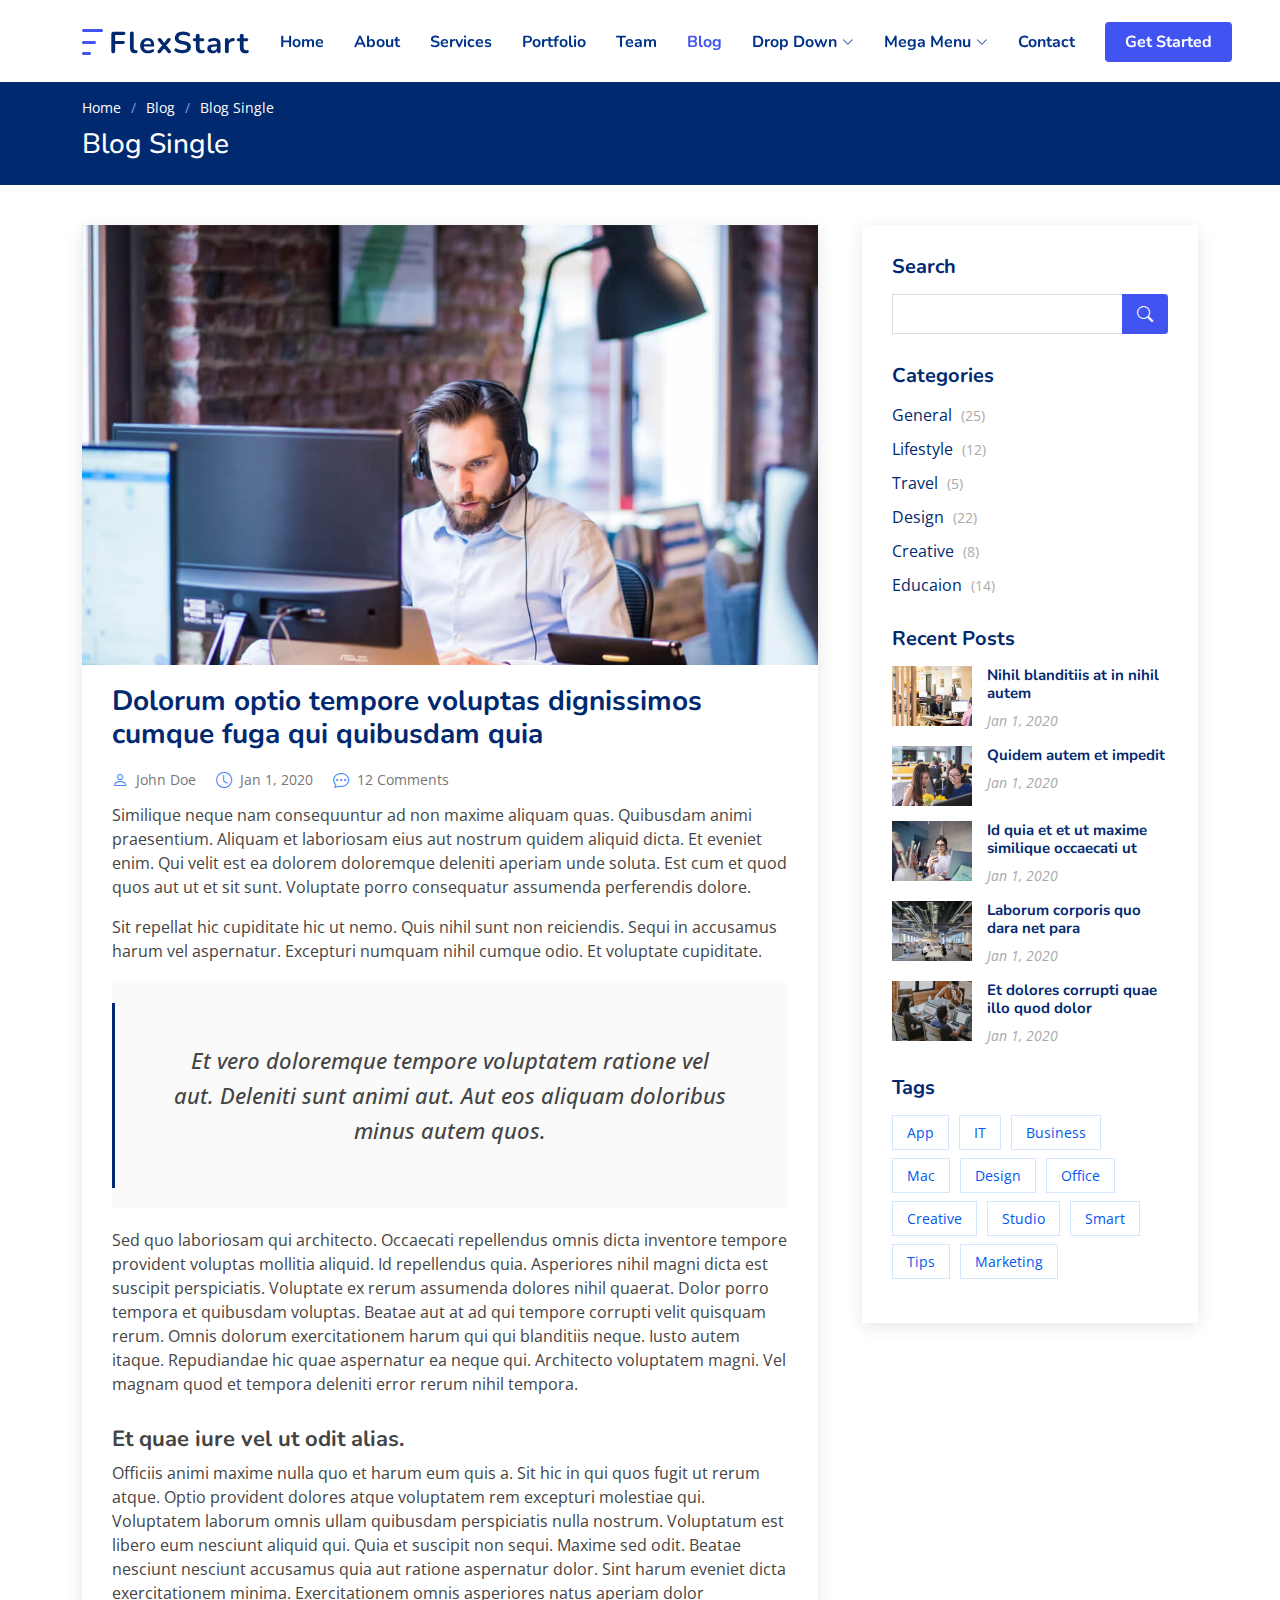
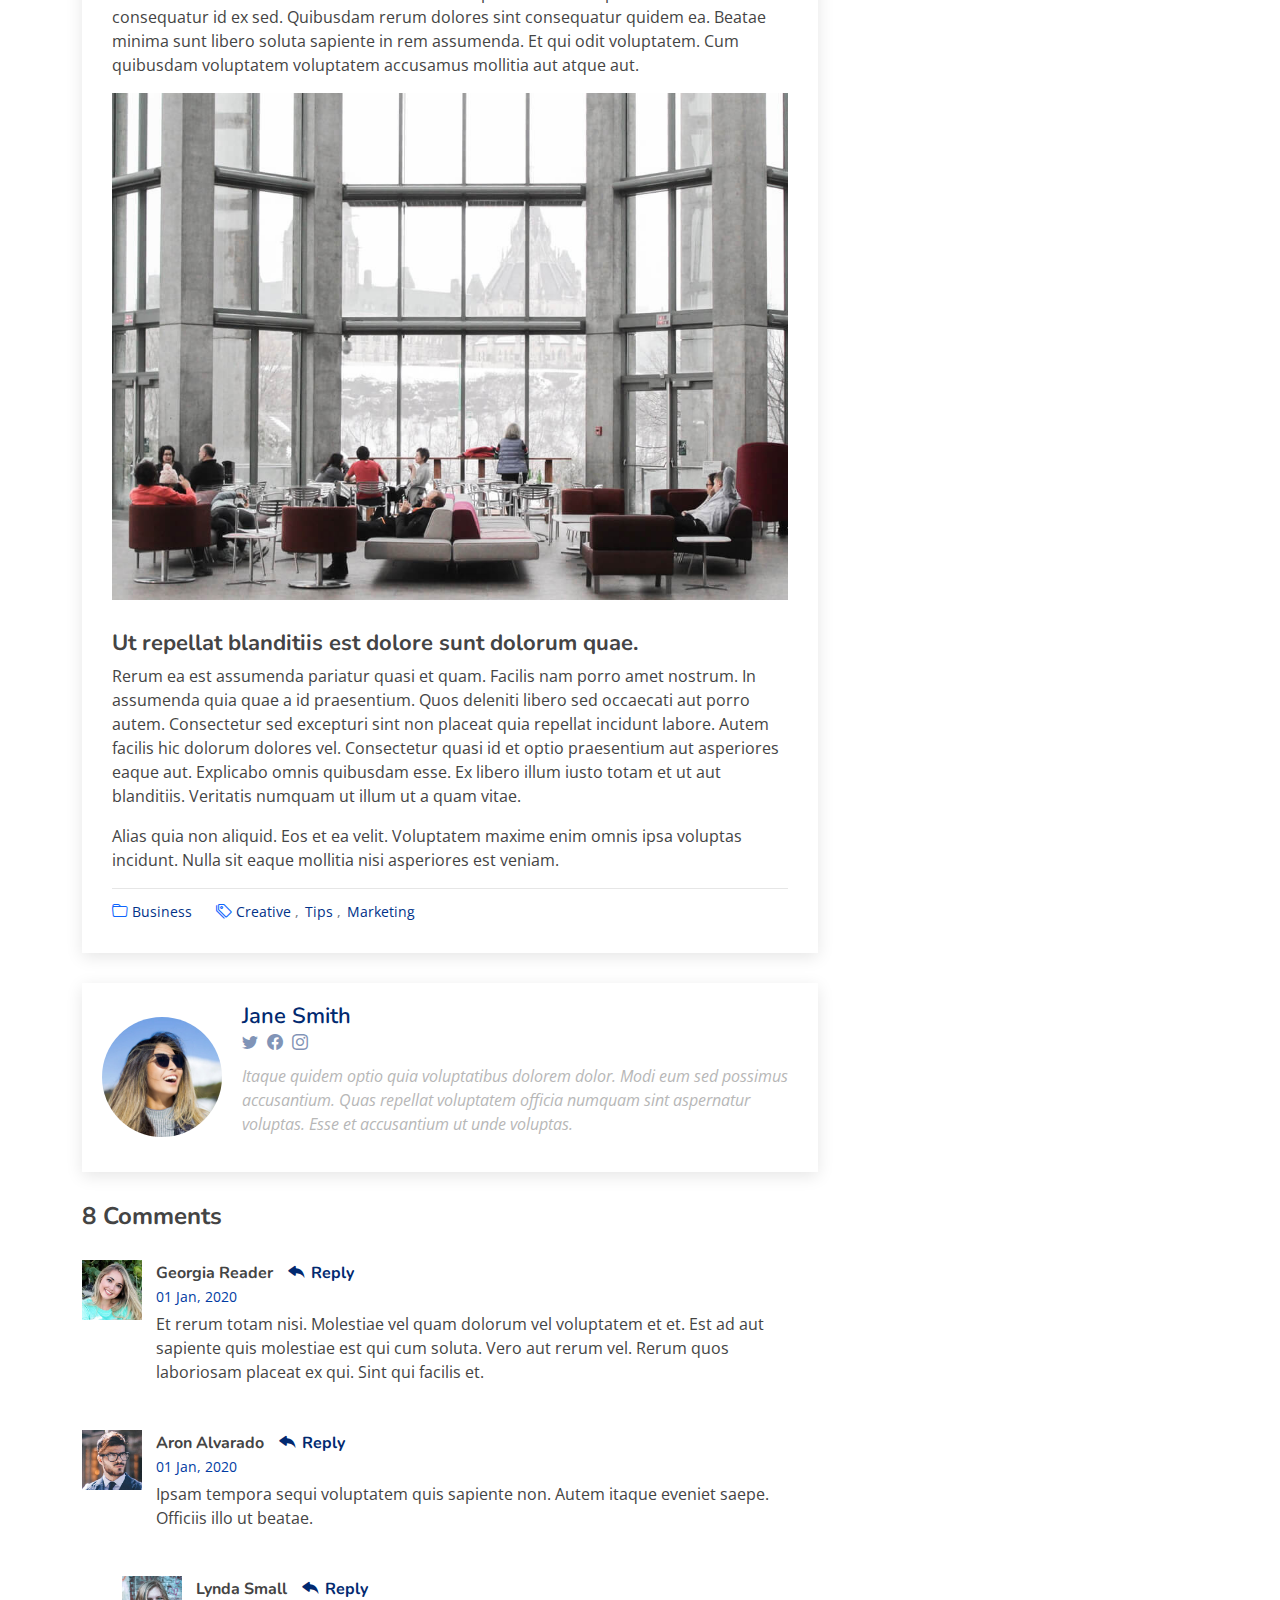
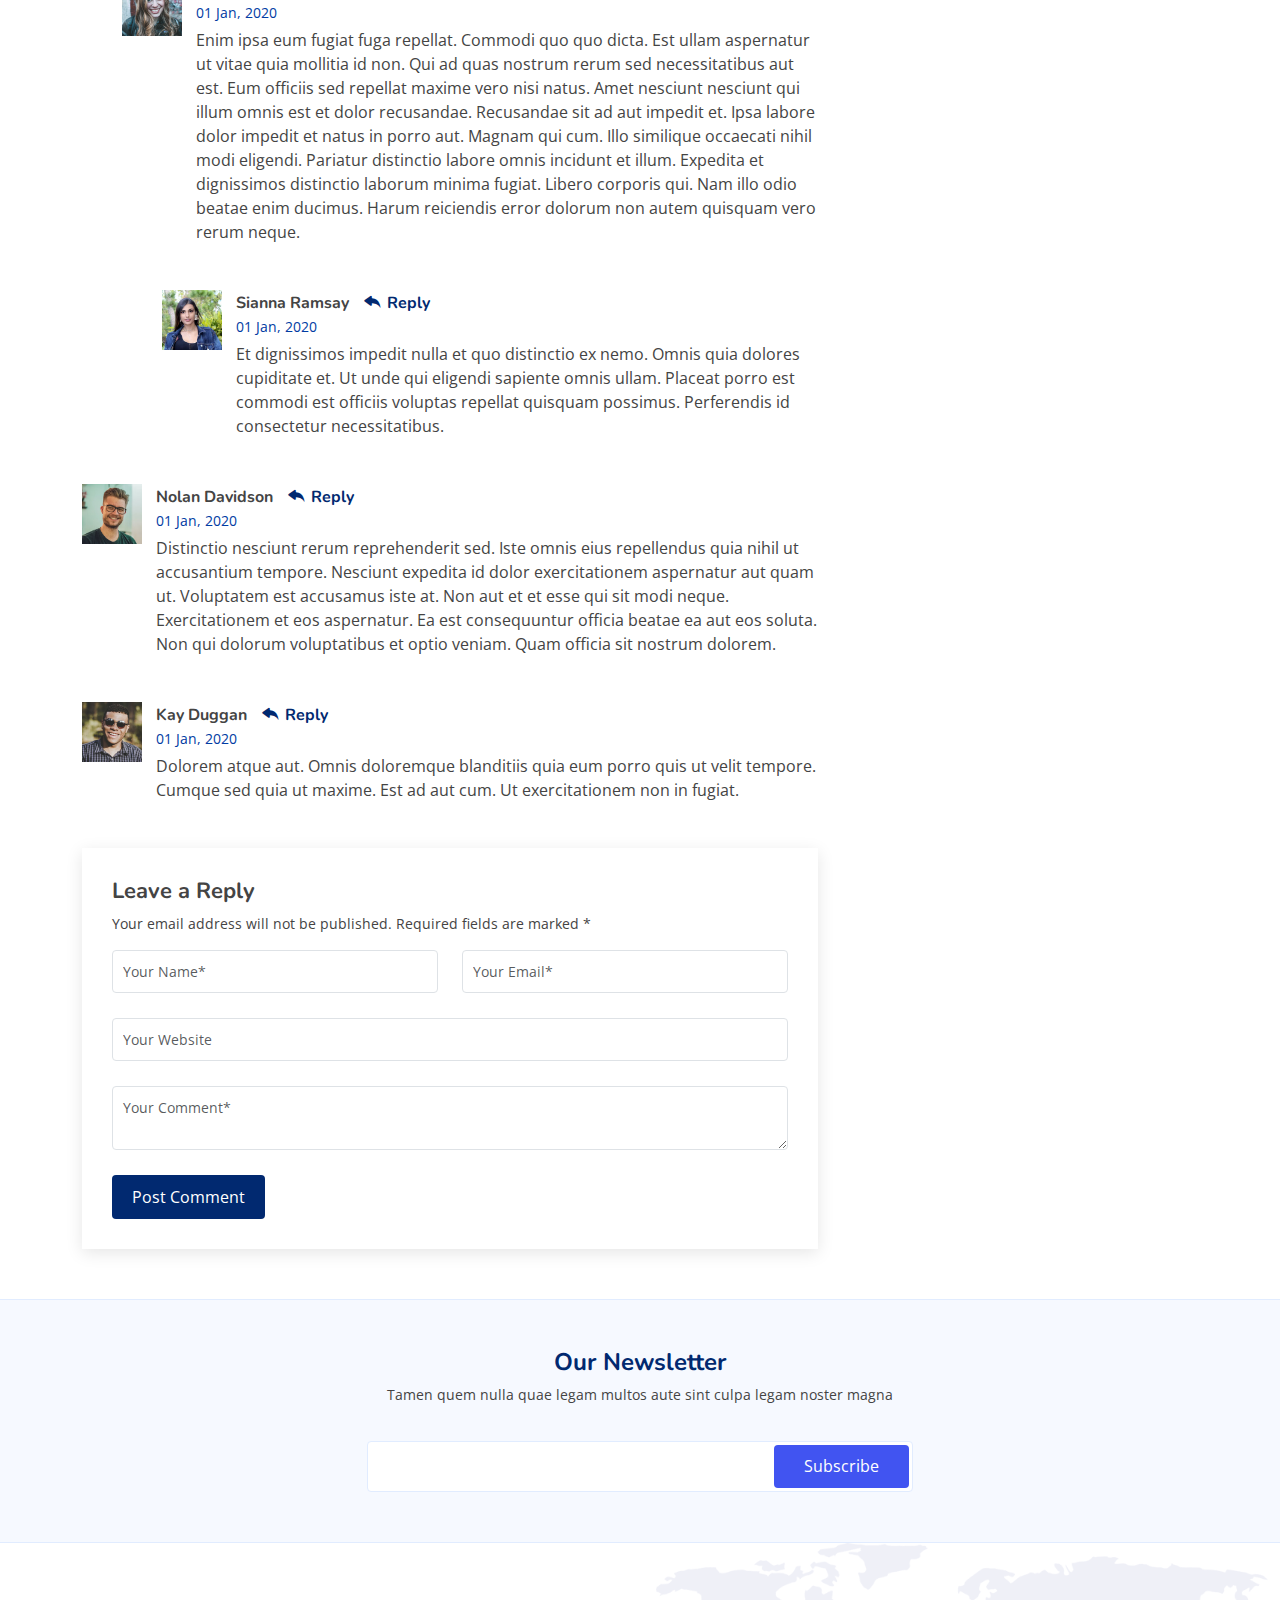
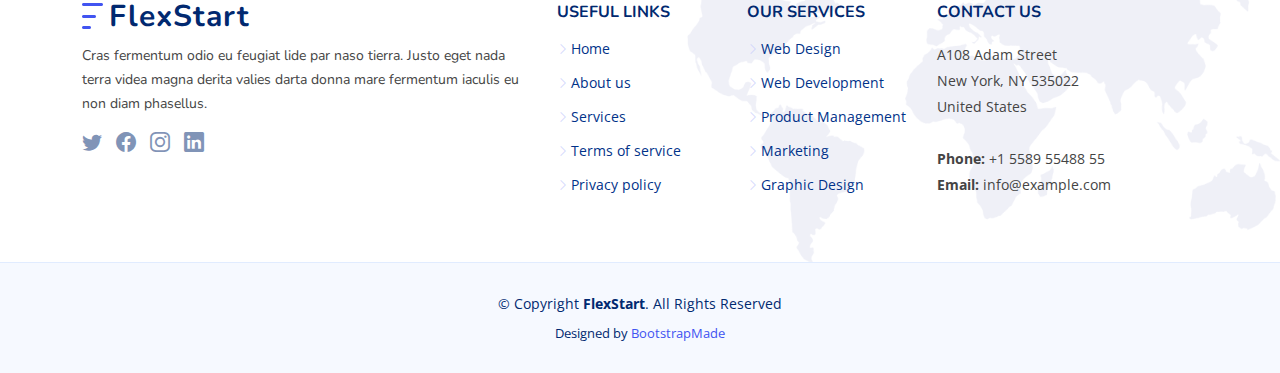
<file: blog-single.html>
<!DOCTYPE html>
<html lang="en">

<head>
  <meta charset="utf-8">
  <meta content="width=device-width, initial-scale=1.0" name="viewport">

  <title>Blog Single - FlexStart Bootstrap Template</title>
  <meta content="" name="description">
  <meta content="" name="keywords">

  <!-- Favicons -->
  <link href="assets/img/favicon.png" rel="icon">
  <link href="assets/img/apple-touch-icon.png" rel="apple-touch-icon">

  <!-- Google Fonts -->
  <link href="https://fonts.googleapis.com/css?family=Open+Sans:300,300i,400,400i,600,600i,700,700i|Nunito:300,300i,400,400i,600,600i,700,700i|Poppins:300,300i,400,400i,500,500i,600,600i,700,700i" rel="stylesheet">

  <!-- Vendor CSS Files -->
  <link href="assets/vendor/aos/aos.css" rel="stylesheet">
  <link href="assets/vendor/bootstrap/css/bootstrap.min.css" rel="stylesheet">
  <link href="assets/vendor/bootstrap-icons/bootstrap-icons.css" rel="stylesheet">
  <link href="assets/vendor/glightbox/css/glightbox.min.css" rel="stylesheet">
  <link href="assets/vendor/remixicon/remixicon.css" rel="stylesheet">
  <link href="assets/vendor/swiper/swiper-bundle.min.css" rel="stylesheet">

  <!-- Template Main CSS File -->
  <link href="assets/css/style.css" rel="stylesheet">

  <!-- =======================================================
  * Template Name: FlexStart
  * Updated: Jun 04 2023 with Bootstrap v5.3.0
  * Template URL: https://bootstrapmade.com/flexstart-bootstrap-startup-template/
  * Author: BootstrapMade.com
  * License: https://bootstrapmade.com/license/
  ======================================================== -->
</head>

<body>

  <!-- ======= Header ======= -->
  <header id="header" class="header fixed-top">
    <div class="container-fluid container-xl d-flex align-items-center justify-content-between">

      <a href="index.html" class="logo d-flex align-items-center">
        <img src="assets/img/logo.png" alt="">
        <span>FlexStart</span>
      </a>

      <nav id="navbar" class="navbar">
        <ul>
          <li><a class="nav-link scrollto " href="#hero">Home</a></li>
          <li><a class="nav-link scrollto" href="#about">About</a></li>
          <li><a class="nav-link scrollto" href="#services">Services</a></li>
          <li><a class="nav-link scrollto" href="#portfolio">Portfolio</a></li>
          <li><a class="nav-link scrollto" href="#team">Team</a></li>
          <li><a class="active" href="blog.html">Blog</a></li>
          <li class="dropdown"><a href="#"><span>Drop Down</span> <i class="bi bi-chevron-down"></i></a>
            <ul>
              <li><a href="#">Drop Down 1</a></li>
              <li class="dropdown"><a href="#"><span>Deep Drop Down</span> <i class="bi bi-chevron-right"></i></a>
                <ul>
                  <li><a href="#">Deep Drop Down 1</a></li>
                  <li><a href="#">Deep Drop Down 2</a></li>
                  <li><a href="#">Deep Drop Down 3</a></li>
                  <li><a href="#">Deep Drop Down 4</a></li>
                  <li><a href="#">Deep Drop Down 5</a></li>
                </ul>
              </li>
              <li><a href="#">Drop Down 2</a></li>
              <li><a href="#">Drop Down 3</a></li>
              <li><a href="#">Drop Down 4</a></li>
            </ul>
          </li>

          <li class="dropdown megamenu"><a href="#"><span>Mega Menu</span> <i class="bi bi-chevron-down"></i></a>
            <ul>
              <li>
                <a href="#">Column 1 link 1</a>
                <a href="#">Column 1 link 2</a>
                <a href="#">Column 1 link 3</a>
              </li>
              <li>
                <a href="#">Column 2 link 1</a>
                <a href="#">Column 2 link 2</a>
                <a href="#">Column 3 link 3</a>
              </li>
              <li>
                <a href="#">Column 3 link 1</a>
                <a href="#">Column 3 link 2</a>
                <a href="#">Column 3 link 3</a>
              </li>
              <li>
                <a href="#">Column 4 link 1</a>
                <a href="#">Column 4 link 2</a>
                <a href="#">Column 4 link 3</a>
              </li>
            </ul>
          </li>

          <li><a class="nav-link scrollto" href="#contact">Contact</a></li>
          <li><a class="getstarted scrollto" href="#about">Get Started</a></li>
        </ul>
        <i class="bi bi-list mobile-nav-toggle"></i>
      </nav><!-- .navbar -->

    </div>
  </header><!-- End Header -->

  <main id="main">

    <!-- ======= Breadcrumbs ======= -->
    <section class="breadcrumbs">
      <div class="container">

        <ol>
          <li><a href="index.html">Home</a></li>
          <li><a href="blog.html">Blog</a></li>
          <li>Blog Single</li>
        </ol>
        <h2>Blog Single</h2>

      </div>
    </section><!-- End Breadcrumbs -->

    <!-- ======= Blog Single Section ======= -->
    <section id="blog" class="blog">
      <div class="container" data-aos="fade-up">

        <div class="row">

          <div class="col-lg-8 entries">

            <article class="entry entry-single">

              <div class="entry-img">
                <img src="assets/img/blog/blog-1.jpg" alt="" class="img-fluid">
              </div>

              <h2 class="entry-title">
                <a href="blog-single.html">Dolorum optio tempore voluptas dignissimos cumque fuga qui quibusdam quia</a>
              </h2>

              <div class="entry-meta">
                <ul>
                  <li class="d-flex align-items-center"><i class="bi bi-person"></i> <a href="blog-single.html">John Doe</a></li>
                  <li class="d-flex align-items-center"><i class="bi bi-clock"></i> <a href="blog-single.html"><time datetime="2020-01-01">Jan 1, 2020</time></a></li>
                  <li class="d-flex align-items-center"><i class="bi bi-chat-dots"></i> <a href="blog-single.html">12 Comments</a></li>
                </ul>
              </div>

              <div class="entry-content">
                <p>
                  Similique neque nam consequuntur ad non maxime aliquam quas. Quibusdam animi praesentium. Aliquam et laboriosam eius aut nostrum quidem aliquid dicta.
                  Et eveniet enim. Qui velit est ea dolorem doloremque deleniti aperiam unde soluta. Est cum et quod quos aut ut et sit sunt. Voluptate porro consequatur assumenda perferendis dolore.
                </p>

                <p>
                  Sit repellat hic cupiditate hic ut nemo. Quis nihil sunt non reiciendis. Sequi in accusamus harum vel aspernatur. Excepturi numquam nihil cumque odio. Et voluptate cupiditate.
                </p>

                <blockquote>
                  <p>
                    Et vero doloremque tempore voluptatem ratione vel aut. Deleniti sunt animi aut. Aut eos aliquam doloribus minus autem quos.
                  </p>
                </blockquote>

                <p>
                  Sed quo laboriosam qui architecto. Occaecati repellendus omnis dicta inventore tempore provident voluptas mollitia aliquid. Id repellendus quia. Asperiores nihil magni dicta est suscipit perspiciatis. Voluptate ex rerum assumenda dolores nihil quaerat.
                  Dolor porro tempora et quibusdam voluptas. Beatae aut at ad qui tempore corrupti velit quisquam rerum. Omnis dolorum exercitationem harum qui qui blanditiis neque.
                  Iusto autem itaque. Repudiandae hic quae aspernatur ea neque qui. Architecto voluptatem magni. Vel magnam quod et tempora deleniti error rerum nihil tempora.
                </p>

                <h3>Et quae iure vel ut odit alias.</h3>
                <p>
                  Officiis animi maxime nulla quo et harum eum quis a. Sit hic in qui quos fugit ut rerum atque. Optio provident dolores atque voluptatem rem excepturi molestiae qui. Voluptatem laborum omnis ullam quibusdam perspiciatis nulla nostrum. Voluptatum est libero eum nesciunt aliquid qui.
                  Quia et suscipit non sequi. Maxime sed odit. Beatae nesciunt nesciunt accusamus quia aut ratione aspernatur dolor. Sint harum eveniet dicta exercitationem minima. Exercitationem omnis asperiores natus aperiam dolor consequatur id ex sed. Quibusdam rerum dolores sint consequatur quidem ea.
                  Beatae minima sunt libero soluta sapiente in rem assumenda. Et qui odit voluptatem. Cum quibusdam voluptatem voluptatem accusamus mollitia aut atque aut.
                </p>
                <img src="assets/img/blog/blog-inside-post.jpg" class="img-fluid" alt="">

                <h3>Ut repellat blanditiis est dolore sunt dolorum quae.</h3>
                <p>
                  Rerum ea est assumenda pariatur quasi et quam. Facilis nam porro amet nostrum. In assumenda quia quae a id praesentium. Quos deleniti libero sed occaecati aut porro autem. Consectetur sed excepturi sint non placeat quia repellat incidunt labore. Autem facilis hic dolorum dolores vel.
                  Consectetur quasi id et optio praesentium aut asperiores eaque aut. Explicabo omnis quibusdam esse. Ex libero illum iusto totam et ut aut blanditiis. Veritatis numquam ut illum ut a quam vitae.
                </p>
                <p>
                  Alias quia non aliquid. Eos et ea velit. Voluptatem maxime enim omnis ipsa voluptas incidunt. Nulla sit eaque mollitia nisi asperiores est veniam.
                </p>

              </div>

              <div class="entry-footer">
                <i class="bi bi-folder"></i>
                <ul class="cats">
                  <li><a href="#">Business</a></li>
                </ul>

                <i class="bi bi-tags"></i>
                <ul class="tags">
                  <li><a href="#">Creative</a></li>
                  <li><a href="#">Tips</a></li>
                  <li><a href="#">Marketing</a></li>
                </ul>
              </div>

            </article><!-- End blog entry -->

            <div class="blog-author d-flex align-items-center">
              <img src="assets/img/blog/blog-author.jpg" class="rounded-circle float-left" alt="">
              <div>
                <h4>Jane Smith</h4>
                <div class="social-links">
                  <a href="https://twitters.com/#"><i class="bi bi-twitter"></i></a>
                  <a href="https://facebook.com/#"><i class="bi bi-facebook"></i></a>
                  <a href="https://instagram.com/#"><i class="biu bi-instagram"></i></a>
                </div>
                <p>
                  Itaque quidem optio quia voluptatibus dolorem dolor. Modi eum sed possimus accusantium. Quas repellat voluptatem officia numquam sint aspernatur voluptas. Esse et accusantium ut unde voluptas.
                </p>
              </div>
            </div><!-- End blog author bio -->

            <div class="blog-comments">

              <h4 class="comments-count">8 Comments</h4>

              <div id="comment-1" class="comment">
                <div class="d-flex">
                  <div class="comment-img"><img src="assets/img/blog/comments-1.jpg" alt=""></div>
                  <div>
                    <h5><a href="">Georgia Reader</a> <a href="#" class="reply"><i class="bi bi-reply-fill"></i> Reply</a></h5>
                    <time datetime="2020-01-01">01 Jan, 2020</time>
                    <p>
                      Et rerum totam nisi. Molestiae vel quam dolorum vel voluptatem et et. Est ad aut sapiente quis molestiae est qui cum soluta.
                      Vero aut rerum vel. Rerum quos laboriosam placeat ex qui. Sint qui facilis et.
                    </p>
                  </div>
                </div>
              </div><!-- End comment #1 -->

              <div id="comment-2" class="comment">
                <div class="d-flex">
                  <div class="comment-img"><img src="assets/img/blog/comments-2.jpg" alt=""></div>
                  <div>
                    <h5><a href="">Aron Alvarado</a> <a href="#" class="reply"><i class="bi bi-reply-fill"></i> Reply</a></h5>
                    <time datetime="2020-01-01">01 Jan, 2020</time>
                    <p>
                      Ipsam tempora sequi voluptatem quis sapiente non. Autem itaque eveniet saepe. Officiis illo ut beatae.
                    </p>
                  </div>
                </div>

                <div id="comment-reply-1" class="comment comment-reply">
                  <div class="d-flex">
                    <div class="comment-img"><img src="assets/img/blog/comments-3.jpg" alt=""></div>
                    <div>
                      <h5><a href="">Lynda Small</a> <a href="#" class="reply"><i class="bi bi-reply-fill"></i> Reply</a></h5>
                      <time datetime="2020-01-01">01 Jan, 2020</time>
                      <p>
                        Enim ipsa eum fugiat fuga repellat. Commodi quo quo dicta. Est ullam aspernatur ut vitae quia mollitia id non. Qui ad quas nostrum rerum sed necessitatibus aut est. Eum officiis sed repellat maxime vero nisi natus. Amet nesciunt nesciunt qui illum omnis est et dolor recusandae.

                        Recusandae sit ad aut impedit et. Ipsa labore dolor impedit et natus in porro aut. Magnam qui cum. Illo similique occaecati nihil modi eligendi. Pariatur distinctio labore omnis incidunt et illum. Expedita et dignissimos distinctio laborum minima fugiat.

                        Libero corporis qui. Nam illo odio beatae enim ducimus. Harum reiciendis error dolorum non autem quisquam vero rerum neque.
                      </p>
                    </div>
                  </div>

                  <div id="comment-reply-2" class="comment comment-reply">
                    <div class="d-flex">
                      <div class="comment-img"><img src="assets/img/blog/comments-4.jpg" alt=""></div>
                      <div>
                        <h5><a href="">Sianna Ramsay</a> <a href="#" class="reply"><i class="bi bi-reply-fill"></i> Reply</a></h5>
                        <time datetime="2020-01-01">01 Jan, 2020</time>
                        <p>
                          Et dignissimos impedit nulla et quo distinctio ex nemo. Omnis quia dolores cupiditate et. Ut unde qui eligendi sapiente omnis ullam. Placeat porro est commodi est officiis voluptas repellat quisquam possimus. Perferendis id consectetur necessitatibus.
                        </p>
                      </div>
                    </div>

                  </div><!-- End comment reply #2-->

                </div><!-- End comment reply #1-->

              </div><!-- End comment #2-->

              <div id="comment-3" class="comment">
                <div class="d-flex">
                  <div class="comment-img"><img src="assets/img/blog/comments-5.jpg" alt=""></div>
                  <div>
                    <h5><a href="">Nolan Davidson</a> <a href="#" class="reply"><i class="bi bi-reply-fill"></i> Reply</a></h5>
                    <time datetime="2020-01-01">01 Jan, 2020</time>
                    <p>
                      Distinctio nesciunt rerum reprehenderit sed. Iste omnis eius repellendus quia nihil ut accusantium tempore. Nesciunt expedita id dolor exercitationem aspernatur aut quam ut. Voluptatem est accusamus iste at.
                      Non aut et et esse qui sit modi neque. Exercitationem et eos aspernatur. Ea est consequuntur officia beatae ea aut eos soluta. Non qui dolorum voluptatibus et optio veniam. Quam officia sit nostrum dolorem.
                    </p>
                  </div>
                </div>

              </div><!-- End comment #3 -->

              <div id="comment-4" class="comment">
                <div class="d-flex">
                  <div class="comment-img"><img src="assets/img/blog/comments-6.jpg" alt=""></div>
                  <div>
                    <h5><a href="">Kay Duggan</a> <a href="#" class="reply"><i class="bi bi-reply-fill"></i> Reply</a></h5>
                    <time datetime="2020-01-01">01 Jan, 2020</time>
                    <p>
                      Dolorem atque aut. Omnis doloremque blanditiis quia eum porro quis ut velit tempore. Cumque sed quia ut maxime. Est ad aut cum. Ut exercitationem non in fugiat.
                    </p>
                  </div>
                </div>

              </div><!-- End comment #4 -->

              <div class="reply-form">
                <h4>Leave a Reply</h4>
                <p>Your email address will not be published. Required fields are marked * </p>
                <form action="">
                  <div class="row">
                    <div class="col-md-6 form-group">
                      <input name="name" type="text" class="form-control" placeholder="Your Name*">
                    </div>
                    <div class="col-md-6 form-group">
                      <input name="email" type="text" class="form-control" placeholder="Your Email*">
                    </div>
                  </div>
                  <div class="row">
                    <div class="col form-group">
                      <input name="website" type="text" class="form-control" placeholder="Your Website">
                    </div>
                  </div>
                  <div class="row">
                    <div class="col form-group">
                      <textarea name="comment" class="form-control" placeholder="Your Comment*"></textarea>
                    </div>
                  </div>
                  <button type="submit" class="btn btn-primary">Post Comment</button>

                </form>

              </div>

            </div><!-- End blog comments -->

          </div><!-- End blog entries list -->

          <div class="col-lg-4">

            <div class="sidebar">

              <h3 class="sidebar-title">Search</h3>
              <div class="sidebar-item search-form">
                <form action="">
                  <input type="text">
                  <button type="submit"><i class="bi bi-search"></i></button>
                </form>
              </div><!-- End sidebar search formn-->

              <h3 class="sidebar-title">Categories</h3>
              <div class="sidebar-item categories">
                <ul>
                  <li><a href="#">General <span>(25)</span></a></li>
                  <li><a href="#">Lifestyle <span>(12)</span></a></li>
                  <li><a href="#">Travel <span>(5)</span></a></li>
                  <li><a href="#">Design <span>(22)</span></a></li>
                  <li><a href="#">Creative <span>(8)</span></a></li>
                  <li><a href="#">Educaion <span>(14)</span></a></li>
                </ul>
              </div><!-- End sidebar categories-->

              <h3 class="sidebar-title">Recent Posts</h3>
              <div class="sidebar-item recent-posts">
                <div class="post-item clearfix">
                  <img src="assets/img/blog/blog-recent-1.jpg" alt="">
                  <h4><a href="blog-single.html">Nihil blanditiis at in nihil autem</a></h4>
                  <time datetime="2020-01-01">Jan 1, 2020</time>
                </div>

                <div class="post-item clearfix">
                  <img src="assets/img/blog/blog-recent-2.jpg" alt="">
                  <h4><a href="blog-single.html">Quidem autem et impedit</a></h4>
                  <time datetime="2020-01-01">Jan 1, 2020</time>
                </div>

                <div class="post-item clearfix">
                  <img src="assets/img/blog/blog-recent-3.jpg" alt="">
                  <h4><a href="blog-single.html">Id quia et et ut maxime similique occaecati ut</a></h4>
                  <time datetime="2020-01-01">Jan 1, 2020</time>
                </div>

                <div class="post-item clearfix">
                  <img src="assets/img/blog/blog-recent-4.jpg" alt="">
                  <h4><a href="blog-single.html">Laborum corporis quo dara net para</a></h4>
                  <time datetime="2020-01-01">Jan 1, 2020</time>
                </div>

                <div class="post-item clearfix">
                  <img src="assets/img/blog/blog-recent-5.jpg" alt="">
                  <h4><a href="blog-single.html">Et dolores corrupti quae illo quod dolor</a></h4>
                  <time datetime="2020-01-01">Jan 1, 2020</time>
                </div>

              </div><!-- End sidebar recent posts-->

              <h3 class="sidebar-title">Tags</h3>
              <div class="sidebar-item tags">
                <ul>
                  <li><a href="#">App</a></li>
                  <li><a href="#">IT</a></li>
                  <li><a href="#">Business</a></li>
                  <li><a href="#">Mac</a></li>
                  <li><a href="#">Design</a></li>
                  <li><a href="#">Office</a></li>
                  <li><a href="#">Creative</a></li>
                  <li><a href="#">Studio</a></li>
                  <li><a href="#">Smart</a></li>
                  <li><a href="#">Tips</a></li>
                  <li><a href="#">Marketing</a></li>
                </ul>
              </div><!-- End sidebar tags-->

            </div><!-- End sidebar -->

          </div><!-- End blog sidebar -->

        </div>

      </div>
    </section><!-- End Blog Single Section -->

  </main><!-- End #main -->

  <!-- ======= Footer ======= -->
  <footer id="footer" class="footer">

    <div class="footer-newsletter">
      <div class="container">
        <div class="row justify-content-center">
          <div class="col-lg-12 text-center">
            <h4>Our Newsletter</h4>
            <p>Tamen quem nulla quae legam multos aute sint culpa legam noster magna</p>
          </div>
          <div class="col-lg-6">
            <form action="" method="post">
              <input type="email" name="email"><input type="submit" value="Subscribe">
            </form>
          </div>
        </div>
      </div>
    </div>

    <div class="footer-top">
      <div class="container">
        <div class="row gy-4">
          <div class="col-lg-5 col-md-12 footer-info">
            <a href="index.html" class="logo d-flex align-items-center">
              <img src="assets/img/logo.png" alt="">
              <span>FlexStart</span>
            </a>
            <p>Cras fermentum odio eu feugiat lide par naso tierra. Justo eget nada terra videa magna derita valies darta donna mare fermentum iaculis eu non diam phasellus.</p>
            <div class="social-links mt-3">
              <a href="#" class="twitter"><i class="bi bi-twitter"></i></a>
              <a href="#" class="facebook"><i class="bi bi-facebook"></i></a>
              <a href="#" class="instagram"><i class="bi bi-instagram"></i></a>
              <a href="#" class="linkedin"><i class="bi bi-linkedin"></i></a>
            </div>
          </div>

          <div class="col-lg-2 col-6 footer-links">
            <h4>Useful Links</h4>
            <ul>
              <li><i class="bi bi-chevron-right"></i> <a href="#">Home</a></li>
              <li><i class="bi bi-chevron-right"></i> <a href="#">About us</a></li>
              <li><i class="bi bi-chevron-right"></i> <a href="#">Services</a></li>
              <li><i class="bi bi-chevron-right"></i> <a href="#">Terms of service</a></li>
              <li><i class="bi bi-chevron-right"></i> <a href="#">Privacy policy</a></li>
            </ul>
          </div>

          <div class="col-lg-2 col-6 footer-links">
            <h4>Our Services</h4>
            <ul>
              <li><i class="bi bi-chevron-right"></i> <a href="#">Web Design</a></li>
              <li><i class="bi bi-chevron-right"></i> <a href="#">Web Development</a></li>
              <li><i class="bi bi-chevron-right"></i> <a href="#">Product Management</a></li>
              <li><i class="bi bi-chevron-right"></i> <a href="#">Marketing</a></li>
              <li><i class="bi bi-chevron-right"></i> <a href="#">Graphic Design</a></li>
            </ul>
          </div>

          <div class="col-lg-3 col-md-12 footer-contact text-center text-md-start">
            <h4>Contact Us</h4>
            <p>
              A108 Adam Street <br>
              New York, NY 535022<br>
              United States <br><br>
              <strong>Phone:</strong> +1 5589 55488 55<br>
              <strong>Email:</strong> info@example.com<br>
            </p>

          </div>

        </div>
      </div>
    </div>

    <div class="container">
      <div class="copyright">
        &copy; Copyright <strong><span>FlexStart</span></strong>. All Rights Reserved
      </div>
      <div class="credits">
        <!-- All the links in the footer should remain intact. -->
        <!-- You can delete the links only if you purchased the pro version. -->
        <!-- Licensing information: https://bootstrapmade.com/license/ -->
        <!-- Purchase the pro version with working PHP/AJAX contact form: https://bootstrapmade.com/flexstart-bootstrap-startup-template/ -->
        Designed by <a href="https://bootstrapmade.com/">BootstrapMade</a>
      </div>
    </div>
  </footer><!-- End Footer -->

  <a href="#" class="back-to-top d-flex align-items-center justify-content-center"><i class="bi bi-arrow-up-short"></i></a>

  <!-- Vendor JS Files -->
  <script src="assets/vendor/purecounter/purecounter_vanilla.js"></script>
  <script src="assets/vendor/aos/aos.js"></script>
  <script src="assets/vendor/bootstrap/js/bootstrap.bundle.min.js"></script>
  <script src="assets/vendor/glightbox/js/glightbox.min.js"></script>
  <script src="assets/vendor/isotope-layout/isotope.pkgd.min.js"></script>
  <script src="assets/vendor/swiper/swiper-bundle.min.js"></script>
  <script src="assets/vendor/php-email-form/validate.js"></script>

  <!-- Template Main JS File -->
  <script src="assets/js/main.js"></script>

</body>

</html>
</file>
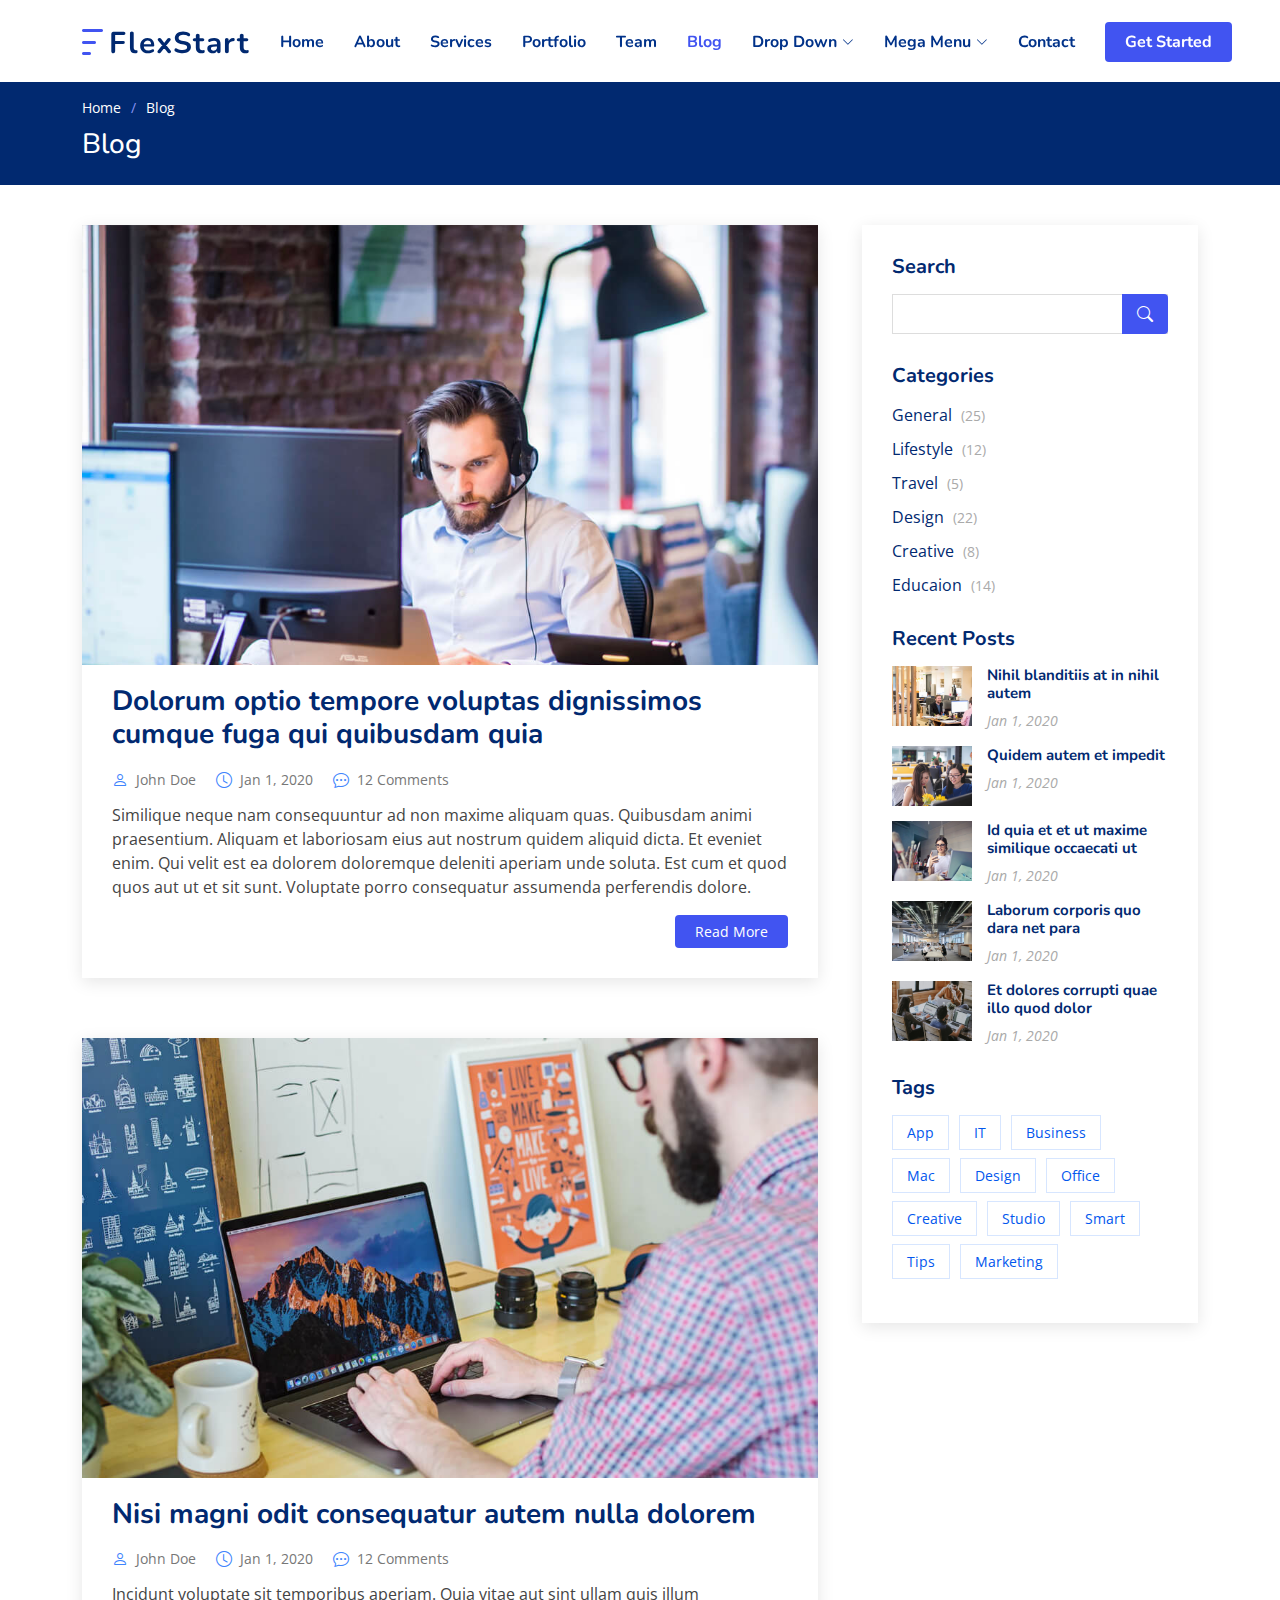
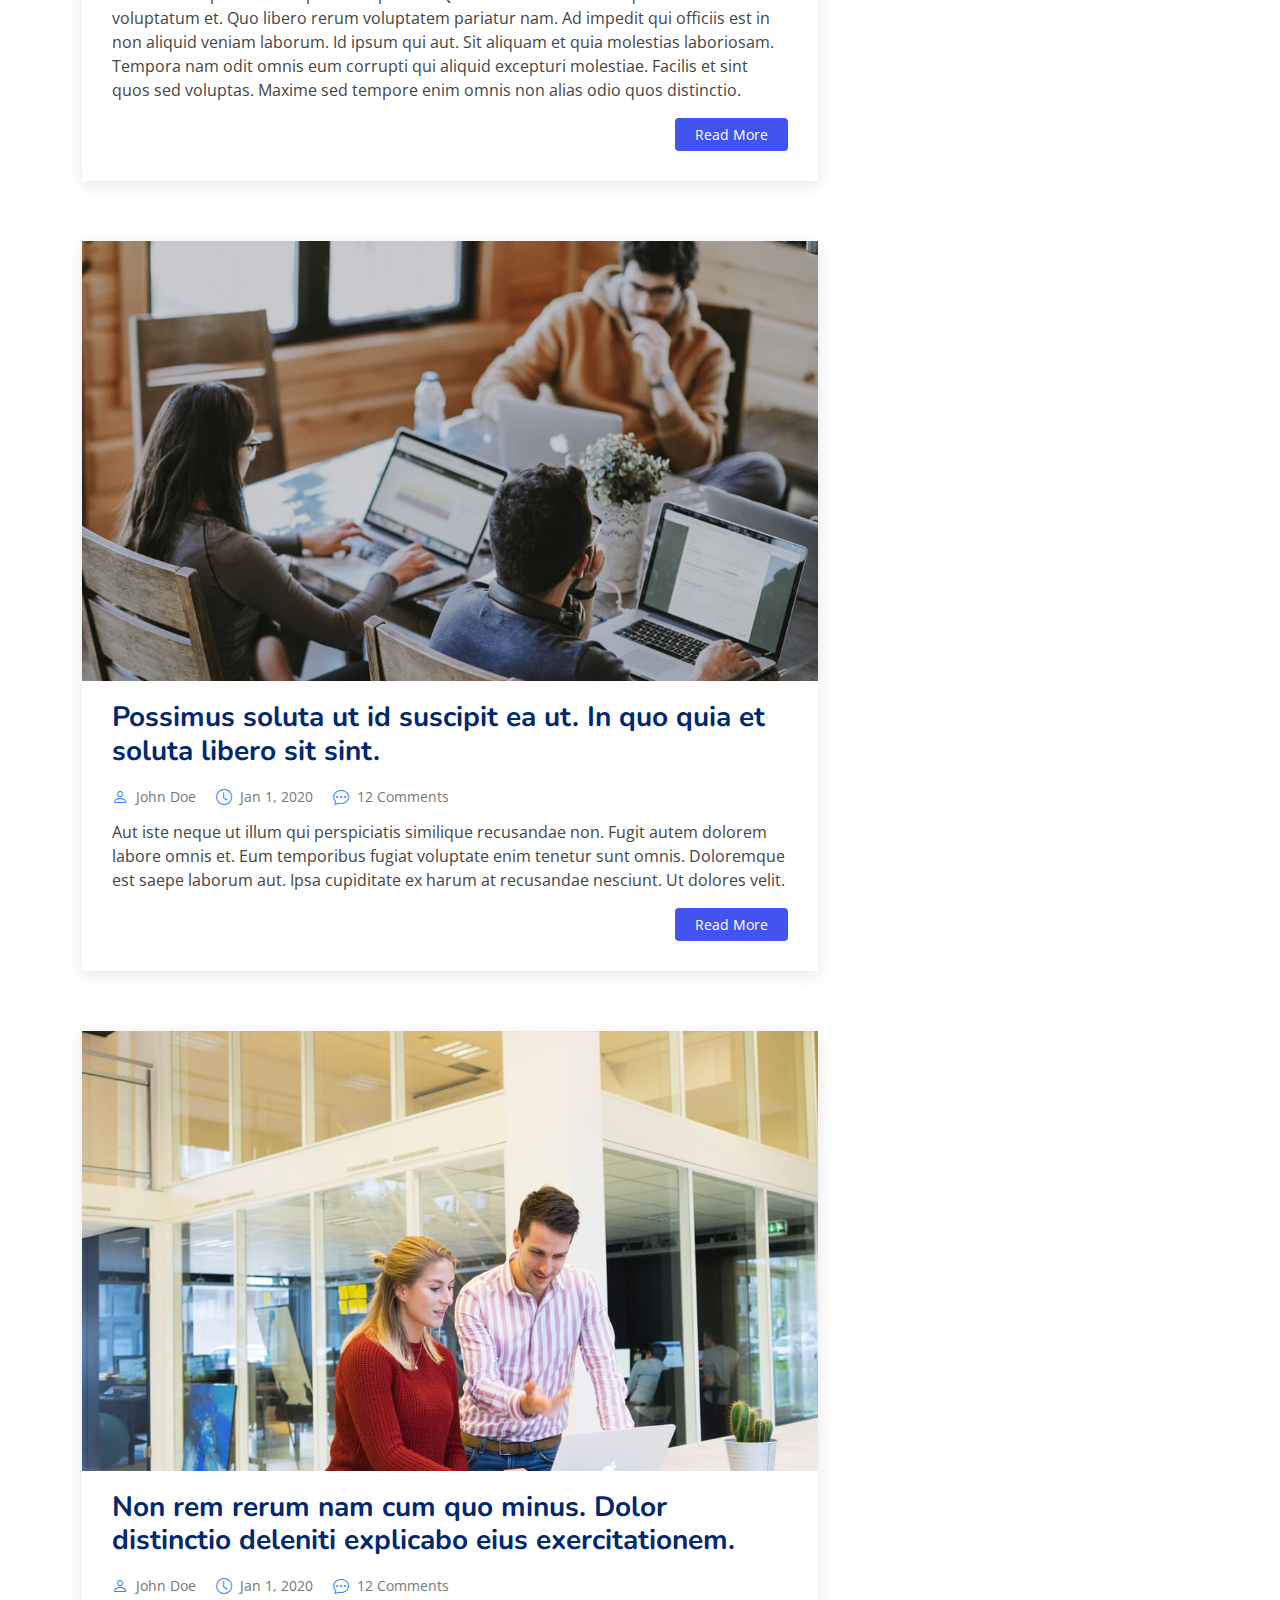
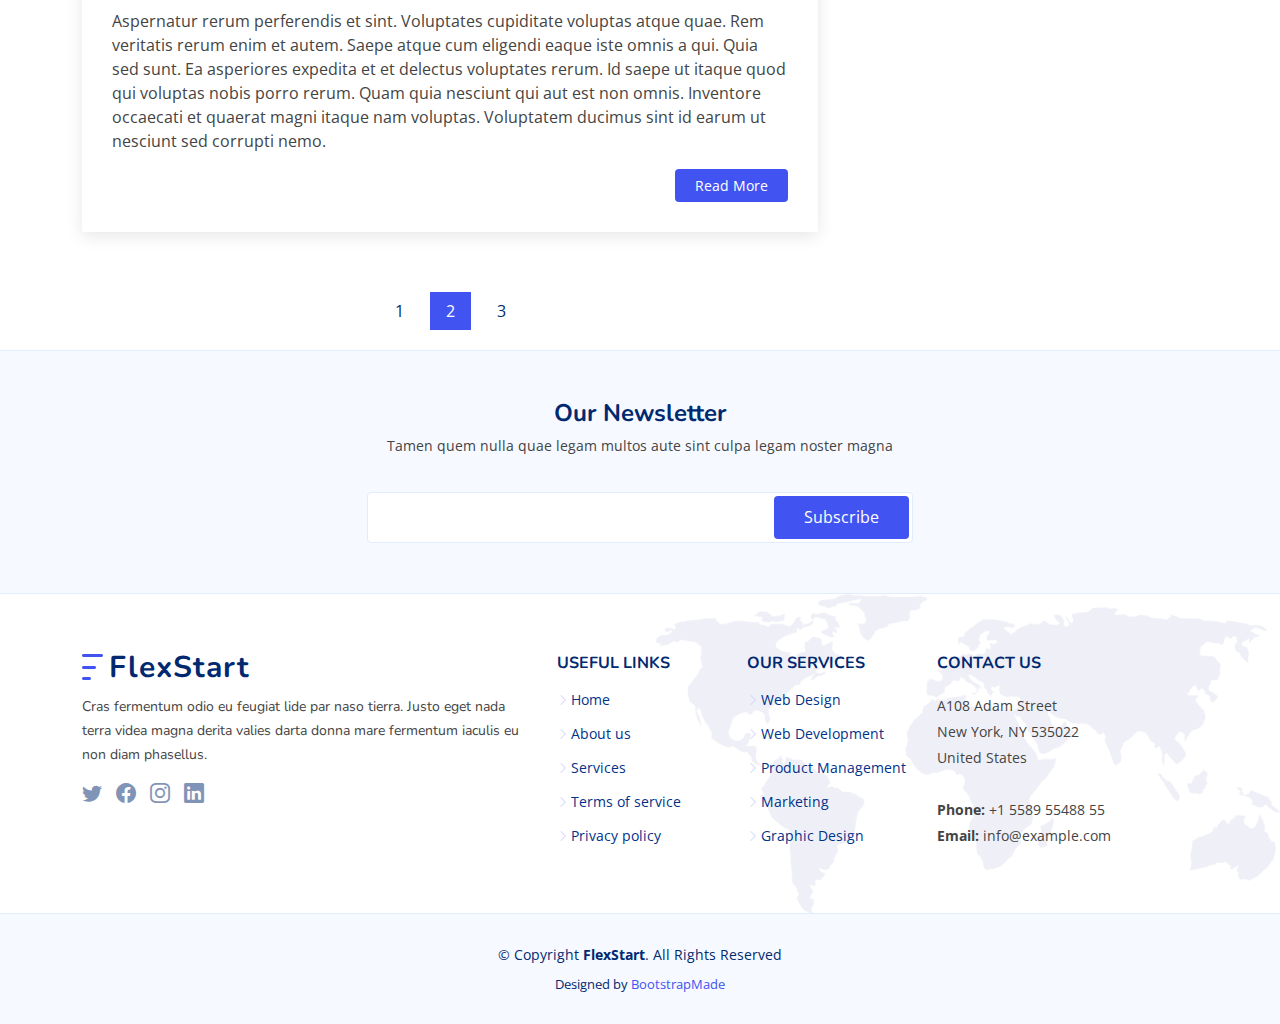
<file: blog.html>
<!DOCTYPE html>
<html lang="en">

<head>
  <meta charset="utf-8">
  <meta content="width=device-width, initial-scale=1.0" name="viewport">

  <title>Blog - FlexStart Bootstrap Template</title>
  <meta content="" name="description">
  <meta content="" name="keywords">

  <!-- Favicons -->
  <link href="assets/img/favicon.png" rel="icon">
  <link href="assets/img/apple-touch-icon.png" rel="apple-touch-icon">

  <!-- Google Fonts -->
  <link href="https://fonts.googleapis.com/css?family=Open+Sans:300,300i,400,400i,600,600i,700,700i|Nunito:300,300i,400,400i,600,600i,700,700i|Poppins:300,300i,400,400i,500,500i,600,600i,700,700i" rel="stylesheet">

  <!-- Vendor CSS Files -->
  <link href="assets/vendor/aos/aos.css" rel="stylesheet">
  <link href="assets/vendor/bootstrap/css/bootstrap.min.css" rel="stylesheet">
  <link href="assets/vendor/bootstrap-icons/bootstrap-icons.css" rel="stylesheet">
  <link href="assets/vendor/glightbox/css/glightbox.min.css" rel="stylesheet">
  <link href="assets/vendor/remixicon/remixicon.css" rel="stylesheet">
  <link href="assets/vendor/swiper/swiper-bundle.min.css" rel="stylesheet">

  <!-- Template Main CSS File -->
  <link href="assets/css/style.css" rel="stylesheet">

  <!-- =======================================================
  * Template Name: FlexStart
  * Updated: Jun 04 2023 with Bootstrap v5.3.0
  * Template URL: https://bootstrapmade.com/flexstart-bootstrap-startup-template/
  * Author: BootstrapMade.com
  * License: https://bootstrapmade.com/license/
  ======================================================== -->
</head>

<body>

  <!-- ======= Header ======= -->
  <header id="header" class="header fixed-top">
    <div class="container-fluid container-xl d-flex align-items-center justify-content-between">

      <a href="index.html" class="logo d-flex align-items-center">
        <img src="assets/img/logo.png" alt="">
        <span>FlexStart</span>
      </a>

      <nav id="navbar" class="navbar">
        <ul>
          <li><a class="nav-link scrollto " href="#hero">Home</a></li>
          <li><a class="nav-link scrollto" href="#about">About</a></li>
          <li><a class="nav-link scrollto" href="#services">Services</a></li>
          <li><a class="nav-link scrollto" href="#portfolio">Portfolio</a></li>
          <li><a class="nav-link scrollto" href="#team">Team</a></li>
          <li><a class="active" href="blog.html">Blog</a></li>
          <li class="dropdown"><a href="#"><span>Drop Down</span> <i class="bi bi-chevron-down"></i></a>
            <ul>
              <li><a href="#">Drop Down 1</a></li>
              <li class="dropdown"><a href="#"><span>Deep Drop Down</span> <i class="bi bi-chevron-right"></i></a>
                <ul>
                  <li><a href="#">Deep Drop Down 1</a></li>
                  <li><a href="#">Deep Drop Down 2</a></li>
                  <li><a href="#">Deep Drop Down 3</a></li>
                  <li><a href="#">Deep Drop Down 4</a></li>
                  <li><a href="#">Deep Drop Down 5</a></li>
                </ul>
              </li>
              <li><a href="#">Drop Down 2</a></li>
              <li><a href="#">Drop Down 3</a></li>
              <li><a href="#">Drop Down 4</a></li>
            </ul>
          </li>

          <li class="dropdown megamenu"><a href="#"><span>Mega Menu</span> <i class="bi bi-chevron-down"></i></a>
            <ul>
              <li>
                <a href="#">Column 1 link 1</a>
                <a href="#">Column 1 link 2</a>
                <a href="#">Column 1 link 3</a>
              </li>
              <li>
                <a href="#">Column 2 link 1</a>
                <a href="#">Column 2 link 2</a>
                <a href="#">Column 3 link 3</a>
              </li>
              <li>
                <a href="#">Column 3 link 1</a>
                <a href="#">Column 3 link 2</a>
                <a href="#">Column 3 link 3</a>
              </li>
              <li>
                <a href="#">Column 4 link 1</a>
                <a href="#">Column 4 link 2</a>
                <a href="#">Column 4 link 3</a>
              </li>
            </ul>
          </li>

          <li><a class="nav-link scrollto" href="#contact">Contact</a></li>
          <li><a class="getstarted scrollto" href="#about">Get Started</a></li>
        </ul>
        <i class="bi bi-list mobile-nav-toggle"></i>
      </nav><!-- .navbar -->

    </div>
  </header><!-- End Header -->

  <main id="main">

    <!-- ======= Breadcrumbs ======= -->
    <section class="breadcrumbs">
      <div class="container">

        <ol>
          <li><a href="index.html">Home</a></li>
          <li>Blog</li>
        </ol>
        <h2>Blog</h2>

      </div>
    </section><!-- End Breadcrumbs -->

    <!-- ======= Blog Section ======= -->
    <section id="blog" class="blog">
      <div class="container" data-aos="fade-up">

        <div class="row">

          <div class="col-lg-8 entries">

            <article class="entry">

              <div class="entry-img">
                <img src="assets/img/blog/blog-1.jpg" alt="" class="img-fluid">
              </div>

              <h2 class="entry-title">
                <a href="blog-single.html">Dolorum optio tempore voluptas dignissimos cumque fuga qui quibusdam quia</a>
              </h2>

              <div class="entry-meta">
                <ul>
                  <li class="d-flex align-items-center"><i class="bi bi-person"></i> <a href="blog-single.html">John Doe</a></li>
                  <li class="d-flex align-items-center"><i class="bi bi-clock"></i> <a href="blog-single.html"><time datetime="2020-01-01">Jan 1, 2020</time></a></li>
                  <li class="d-flex align-items-center"><i class="bi bi-chat-dots"></i> <a href="blog-single.html">12 Comments</a></li>
                </ul>
              </div>

              <div class="entry-content">
                <p>
                  Similique neque nam consequuntur ad non maxime aliquam quas. Quibusdam animi praesentium. Aliquam et laboriosam eius aut nostrum quidem aliquid dicta.
                  Et eveniet enim. Qui velit est ea dolorem doloremque deleniti aperiam unde soluta. Est cum et quod quos aut ut et sit sunt. Voluptate porro consequatur assumenda perferendis dolore.
                </p>
                <div class="read-more">
                  <a href="blog-single.html">Read More</a>
                </div>
              </div>

            </article><!-- End blog entry -->

            <article class="entry">

              <div class="entry-img">
                <img src="assets/img/blog/blog-2.jpg" alt="" class="img-fluid">
              </div>

              <h2 class="entry-title">
                <a href="blog-single.html">Nisi magni odit consequatur autem nulla dolorem</a>
              </h2>

              <div class="entry-meta">
                <ul>
                  <li class="d-flex align-items-center"><i class="bi bi-person"></i> <a href="blog-single.html">John Doe</a></li>
                  <li class="d-flex align-items-center"><i class="bi bi-clock"></i> <a href="blog-single.html"><time datetime="2020-01-01">Jan 1, 2020</time></a></li>
                  <li class="d-flex align-items-center"><i class="bi bi-chat-dots"></i> <a href="blog-single.html">12 Comments</a></li>
                </ul>
              </div>

              <div class="entry-content">
                <p>
                  Incidunt voluptate sit temporibus aperiam. Quia vitae aut sint ullam quis illum voluptatum et. Quo libero rerum voluptatem pariatur nam.
                  Ad impedit qui officiis est in non aliquid veniam laborum. Id ipsum qui aut. Sit aliquam et quia molestias laboriosam. Tempora nam odit omnis eum corrupti qui aliquid excepturi molestiae. Facilis et sint quos sed voluptas. Maxime sed tempore enim omnis non alias odio quos distinctio.
                </p>
                <div class="read-more">
                  <a href="blog-single.html">Read More</a>
                </div>
              </div>

            </article><!-- End blog entry -->

            <article class="entry">

              <div class="entry-img">
                <img src="assets/img/blog/blog-3.jpg" alt="" class="img-fluid">
              </div>

              <h2 class="entry-title">
                <a href="blog-single.html">Possimus soluta ut id suscipit ea ut. In quo quia et soluta libero sit sint.</a>
              </h2>

              <div class="entry-meta">
                <ul>
                  <li class="d-flex align-items-center"><i class="bi bi-person"></i> <a href="blog-single.html">John Doe</a></li>
                  <li class="d-flex align-items-center"><i class="bi bi-clock"></i> <a href="blog-single.html"><time datetime="2020-01-01">Jan 1, 2020</time></a></li>
                  <li class="d-flex align-items-center"><i class="bi bi-chat-dots"></i> <a href="blog-single.html">12 Comments</a></li>
                </ul>
              </div>

              <div class="entry-content">
                <p>
                  Aut iste neque ut illum qui perspiciatis similique recusandae non. Fugit autem dolorem labore omnis et. Eum temporibus fugiat voluptate enim tenetur sunt omnis.
                  Doloremque est saepe laborum aut. Ipsa cupiditate ex harum at recusandae nesciunt. Ut dolores velit.
                </p>
                <div class="read-more">
                  <a href="blog-single.html">Read More</a>
                </div>
              </div>

            </article><!-- End blog entry -->

            <article class="entry">

              <div class="entry-img">
                <img src="assets/img/blog/blog-4.jpg" alt="" class="img-fluid">
              </div>

              <h2 class="entry-title">
                <a href="blog-single.html">Non rem rerum nam cum quo minus. Dolor distinctio deleniti explicabo eius exercitationem.</a>
              </h2>

              <div class="entry-meta">
                <ul>
                  <li class="d-flex align-items-center"><i class="bi bi-person"></i> <a href="blog-single.html">John Doe</a></li>
                  <li class="d-flex align-items-center"><i class="bi bi-clock"></i> <a href="blog-single.html"><time datetime="2020-01-01">Jan 1, 2020</time></a></li>
                  <li class="d-flex align-items-center"><i class="bi bi-chat-dots"></i> <a href="blog-single.html">12 Comments</a></li>
                </ul>
              </div>

              <div class="entry-content">
                <p>
                  Aspernatur rerum perferendis et sint. Voluptates cupiditate voluptas atque quae. Rem veritatis rerum enim et autem. Saepe atque cum eligendi eaque iste omnis a qui.
                  Quia sed sunt. Ea asperiores expedita et et delectus voluptates rerum. Id saepe ut itaque quod qui voluptas nobis porro rerum. Quam quia nesciunt qui aut est non omnis. Inventore occaecati et quaerat magni itaque nam voluptas. Voluptatem ducimus sint id earum ut nesciunt sed corrupti nemo.
                </p>
                <div class="read-more">
                  <a href="blog-single.html">Read More</a>
                </div>
              </div>

            </article><!-- End blog entry -->

            <div class="blog-pagination">
              <ul class="justify-content-center">
                <li><a href="#">1</a></li>
                <li class="active"><a href="#">2</a></li>
                <li><a href="#">3</a></li>
              </ul>
            </div>

          </div><!-- End blog entries list -->

          <div class="col-lg-4">

            <div class="sidebar">

              <h3 class="sidebar-title">Search</h3>
              <div class="sidebar-item search-form">
                <form action="">
                  <input type="text">
                  <button type="submit"><i class="bi bi-search"></i></button>
                </form>
              </div><!-- End sidebar search formn-->

              <h3 class="sidebar-title">Categories</h3>
              <div class="sidebar-item categories">
                <ul>
                  <li><a href="#">General <span>(25)</span></a></li>
                  <li><a href="#">Lifestyle <span>(12)</span></a></li>
                  <li><a href="#">Travel <span>(5)</span></a></li>
                  <li><a href="#">Design <span>(22)</span></a></li>
                  <li><a href="#">Creative <span>(8)</span></a></li>
                  <li><a href="#">Educaion <span>(14)</span></a></li>
                </ul>
              </div><!-- End sidebar categories-->

              <h3 class="sidebar-title">Recent Posts</h3>
              <div class="sidebar-item recent-posts">
                <div class="post-item clearfix">
                  <img src="assets/img/blog/blog-recent-1.jpg" alt="">
                  <h4><a href="blog-single.html">Nihil blanditiis at in nihil autem</a></h4>
                  <time datetime="2020-01-01">Jan 1, 2020</time>
                </div>

                <div class="post-item clearfix">
                  <img src="assets/img/blog/blog-recent-2.jpg" alt="">
                  <h4><a href="blog-single.html">Quidem autem et impedit</a></h4>
                  <time datetime="2020-01-01">Jan 1, 2020</time>
                </div>

                <div class="post-item clearfix">
                  <img src="assets/img/blog/blog-recent-3.jpg" alt="">
                  <h4><a href="blog-single.html">Id quia et et ut maxime similique occaecati ut</a></h4>
                  <time datetime="2020-01-01">Jan 1, 2020</time>
                </div>

                <div class="post-item clearfix">
                  <img src="assets/img/blog/blog-recent-4.jpg" alt="">
                  <h4><a href="blog-single.html">Laborum corporis quo dara net para</a></h4>
                  <time datetime="2020-01-01">Jan 1, 2020</time>
                </div>

                <div class="post-item clearfix">
                  <img src="assets/img/blog/blog-recent-5.jpg" alt="">
                  <h4><a href="blog-single.html">Et dolores corrupti quae illo quod dolor</a></h4>
                  <time datetime="2020-01-01">Jan 1, 2020</time>
                </div>

              </div><!-- End sidebar recent posts-->

              <h3 class="sidebar-title">Tags</h3>
              <div class="sidebar-item tags">
                <ul>
                  <li><a href="#">App</a></li>
                  <li><a href="#">IT</a></li>
                  <li><a href="#">Business</a></li>
                  <li><a href="#">Mac</a></li>
                  <li><a href="#">Design</a></li>
                  <li><a href="#">Office</a></li>
                  <li><a href="#">Creative</a></li>
                  <li><a href="#">Studio</a></li>
                  <li><a href="#">Smart</a></li>
                  <li><a href="#">Tips</a></li>
                  <li><a href="#">Marketing</a></li>
                </ul>
              </div><!-- End sidebar tags-->

            </div><!-- End sidebar -->

          </div><!-- End blog sidebar -->

        </div>

      </div>
    </section><!-- End Blog Section -->

  </main><!-- End #main -->

  <!-- ======= Footer ======= -->
  <footer id="footer" class="footer">

    <div class="footer-newsletter">
      <div class="container">
        <div class="row justify-content-center">
          <div class="col-lg-12 text-center">
            <h4>Our Newsletter</h4>
            <p>Tamen quem nulla quae legam multos aute sint culpa legam noster magna</p>
          </div>
          <div class="col-lg-6">
            <form action="" method="post">
              <input type="email" name="email"><input type="submit" value="Subscribe">
            </form>
          </div>
        </div>
      </div>
    </div>

    <div class="footer-top">
      <div class="container">
        <div class="row gy-4">
          <div class="col-lg-5 col-md-12 footer-info">
            <a href="index.html" class="logo d-flex align-items-center">
              <img src="assets/img/logo.png" alt="">
              <span>FlexStart</span>
            </a>
            <p>Cras fermentum odio eu feugiat lide par naso tierra. Justo eget nada terra videa magna derita valies darta donna mare fermentum iaculis eu non diam phasellus.</p>
            <div class="social-links mt-3">
              <a href="#" class="twitter"><i class="bi bi-twitter"></i></a>
              <a href="#" class="facebook"><i class="bi bi-facebook"></i></a>
              <a href="#" class="instagram"><i class="bi bi-instagram"></i></a>
              <a href="#" class="linkedin"><i class="bi bi-linkedin"></i></a>
            </div>
          </div>

          <div class="col-lg-2 col-6 footer-links">
            <h4>Useful Links</h4>
            <ul>
              <li><i class="bi bi-chevron-right"></i> <a href="#">Home</a></li>
              <li><i class="bi bi-chevron-right"></i> <a href="#">About us</a></li>
              <li><i class="bi bi-chevron-right"></i> <a href="#">Services</a></li>
              <li><i class="bi bi-chevron-right"></i> <a href="#">Terms of service</a></li>
              <li><i class="bi bi-chevron-right"></i> <a href="#">Privacy policy</a></li>
            </ul>
          </div>

          <div class="col-lg-2 col-6 footer-links">
            <h4>Our Services</h4>
            <ul>
              <li><i class="bi bi-chevron-right"></i> <a href="#">Web Design</a></li>
              <li><i class="bi bi-chevron-right"></i> <a href="#">Web Development</a></li>
              <li><i class="bi bi-chevron-right"></i> <a href="#">Product Management</a></li>
              <li><i class="bi bi-chevron-right"></i> <a href="#">Marketing</a></li>
              <li><i class="bi bi-chevron-right"></i> <a href="#">Graphic Design</a></li>
            </ul>
          </div>

          <div class="col-lg-3 col-md-12 footer-contact text-center text-md-start">
            <h4>Contact Us</h4>
            <p>
              A108 Adam Street <br>
              New York, NY 535022<br>
              United States <br><br>
              <strong>Phone:</strong> +1 5589 55488 55<br>
              <strong>Email:</strong> info@example.com<br>
            </p>

          </div>

        </div>
      </div>
    </div>

    <div class="container">
      <div class="copyright">
        &copy; Copyright <strong><span>FlexStart</span></strong>. All Rights Reserved
      </div>
      <div class="credits">
        <!-- All the links in the footer should remain intact. -->
        <!-- You can delete the links only if you purchased the pro version. -->
        <!-- Licensing information: https://bootstrapmade.com/license/ -->
        <!-- Purchase the pro version with working PHP/AJAX contact form: https://bootstrapmade.com/flexstart-bootstrap-startup-template/ -->
        Designed by <a href="https://bootstrapmade.com/">BootstrapMade</a>
      </div>
    </div>
  </footer><!-- End Footer -->

  <a href="#" class="back-to-top d-flex align-items-center justify-content-center"><i class="bi bi-arrow-up-short"></i></a>

  <!-- Vendor JS Files -->
  <script src="assets/vendor/purecounter/purecounter_vanilla.js"></script>
  <script src="assets/vendor/aos/aos.js"></script>
  <script src="assets/vendor/bootstrap/js/bootstrap.bundle.min.js"></script>
  <script src="assets/vendor/glightbox/js/glightbox.min.js"></script>
  <script src="assets/vendor/isotope-layout/isotope.pkgd.min.js"></script>
  <script src="assets/vendor/swiper/swiper-bundle.min.js"></script>
  <script src="assets/vendor/php-email-form/validate.js"></script>

  <!-- Template Main JS File -->
  <script src="assets/js/main.js"></script>

</body>

</html>
</file>
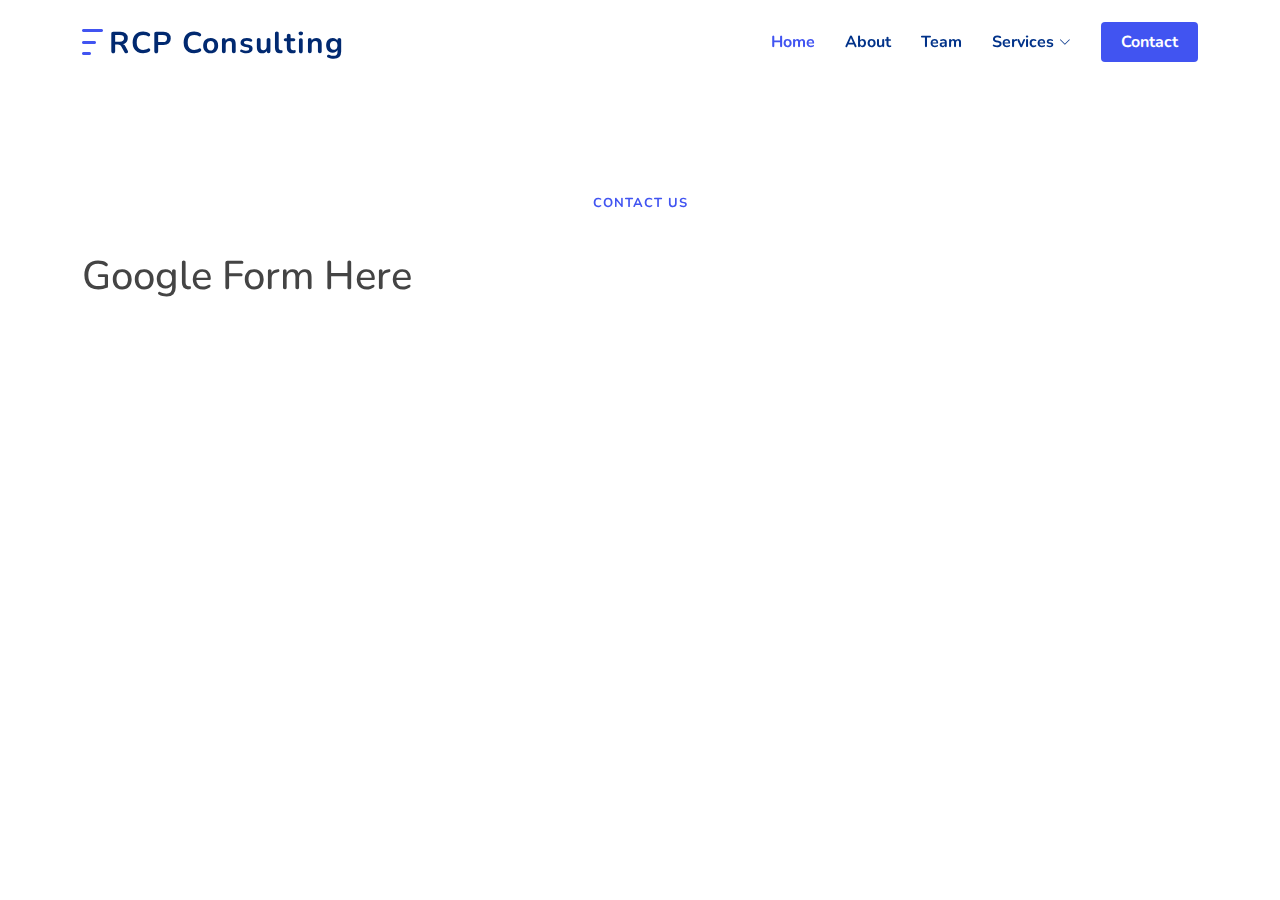
<file: contact.html>
<!DOCTYPE html>
<html lang="en">

<head>
  <meta charset="utf-8">
  <meta content="width=device-width, initial-scale=1.0" name="viewport">

  <title>RCP Consulting - Home</title>
  <meta content="" name="description">
  <meta content="" name="keywords">

  <!-- Favicons -->
  <link href="assets/img/favicon.png" rel="icon">
  <link href="assets/img/apple-touch-icon.png" rel="apple-touch-icon">

  <!-- Google Fonts -->
  <link href="https://fonts.googleapis.com/css?family=Open+Sans:300,300i,400,400i,600,600i,700,700i|Nunito:300,300i,400,400i,600,600i,700,700i|Poppins:300,300i,400,400i,500,500i,600,600i,700,700i" rel="stylesheet">

  <!-- Vendor CSS Files -->
  <link href="assets/vendor/aos/aos.css" rel="stylesheet">
  <link href="assets/vendor/bootstrap/css/bootstrap.min.css" rel="stylesheet">
  <link href="assets/vendor/bootstrap-icons/bootstrap-icons.css" rel="stylesheet">
  <link href="assets/vendor/glightbox/css/glightbox.min.css" rel="stylesheet">
  <link href="assets/vendor/remixicon/remixicon.css" rel="stylesheet">
  <link href="assets/vendor/swiper/swiper-bundle.min.css" rel="stylesheet">

  <!-- Template Main CSS File -->
  <link href="assets/css/style.css" rel="stylesheet">

  <!-- =======================================================
  * Template Name: FlexStart
  * Updated: Jun 04 2023 with Bootstrap v5.3.0
  * Template URL: https://bootstrapmade.com/flexstart-bootstrap-startup-template/
  * Author: BootstrapMade.com
  * License: https://bootstrapmade.com/license/
  ======================================================== -->
</head>

<body>
    <header id="header" class="header fixed-top">
        <div class="container-fluid container-xl d-flex align-items-center justify-content-between">
    
          <a href="index.html" class="logo d-flex align-items-center">
            <img src="assets/img/logo.png" alt="">
            <span>RCP Consulting</span>
          </a>
    
          <nav id="navbar" class="navbar">
            <ul>
              <li><a class="nav-link scrollto active" href="index.html">Home</a></li>
              <li><a class="nav-link scrollto" href="#">About</a></li>
              <li><a class="nav-link scrollto" href="team.html">Team</a></li>
              <li class="dropdown"><a href="#"><span>Services</span> <i class="bi bi-chevron-down"></i></a>
                <ul>
                  <li><a href="#">STEM Tutoring</a></li>
                  <li><a href="#">Test Prep</a></li>
                  <li><a href="#">College Counseling</a></li>
                </ul>
              </li>
              <li><a class="getstarted scrollto" href="contact.html">Contact</a></li>
            </ul>
            <i class="bi bi-list mobile-nav-toggle"></i>
          </nav><!-- .navbar -->
    
        </div>
        <section id="features" class="features">
            <br>
            <br>
            <br>
            <div class="container">
                
                <header class="section-header">
                  <h2>Contact Us</h2>
                  <!-- <p> </p> -->
                </header>
                <!-- Feature Tabs -->
                <h1>Google Form Here</h1>
            </div>
        
          </section><!-- End Hero -->
</body>
</file>
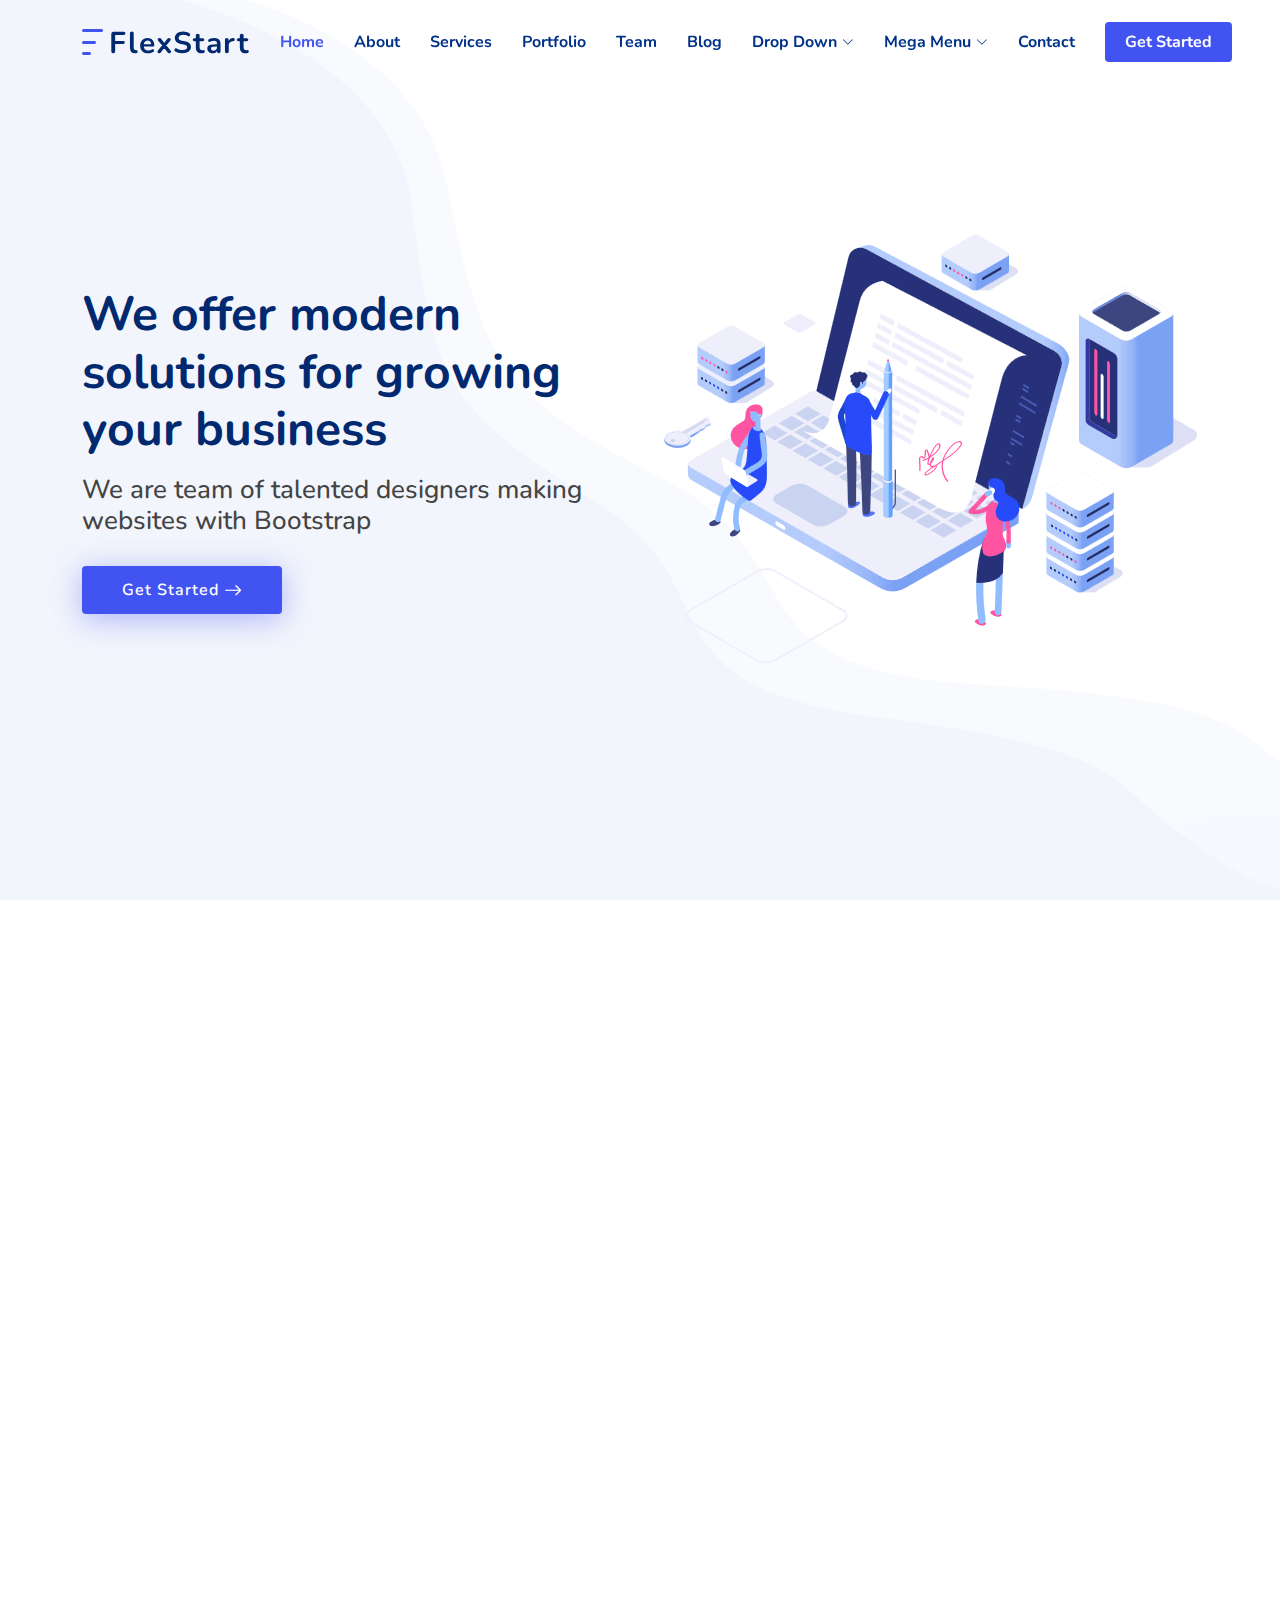
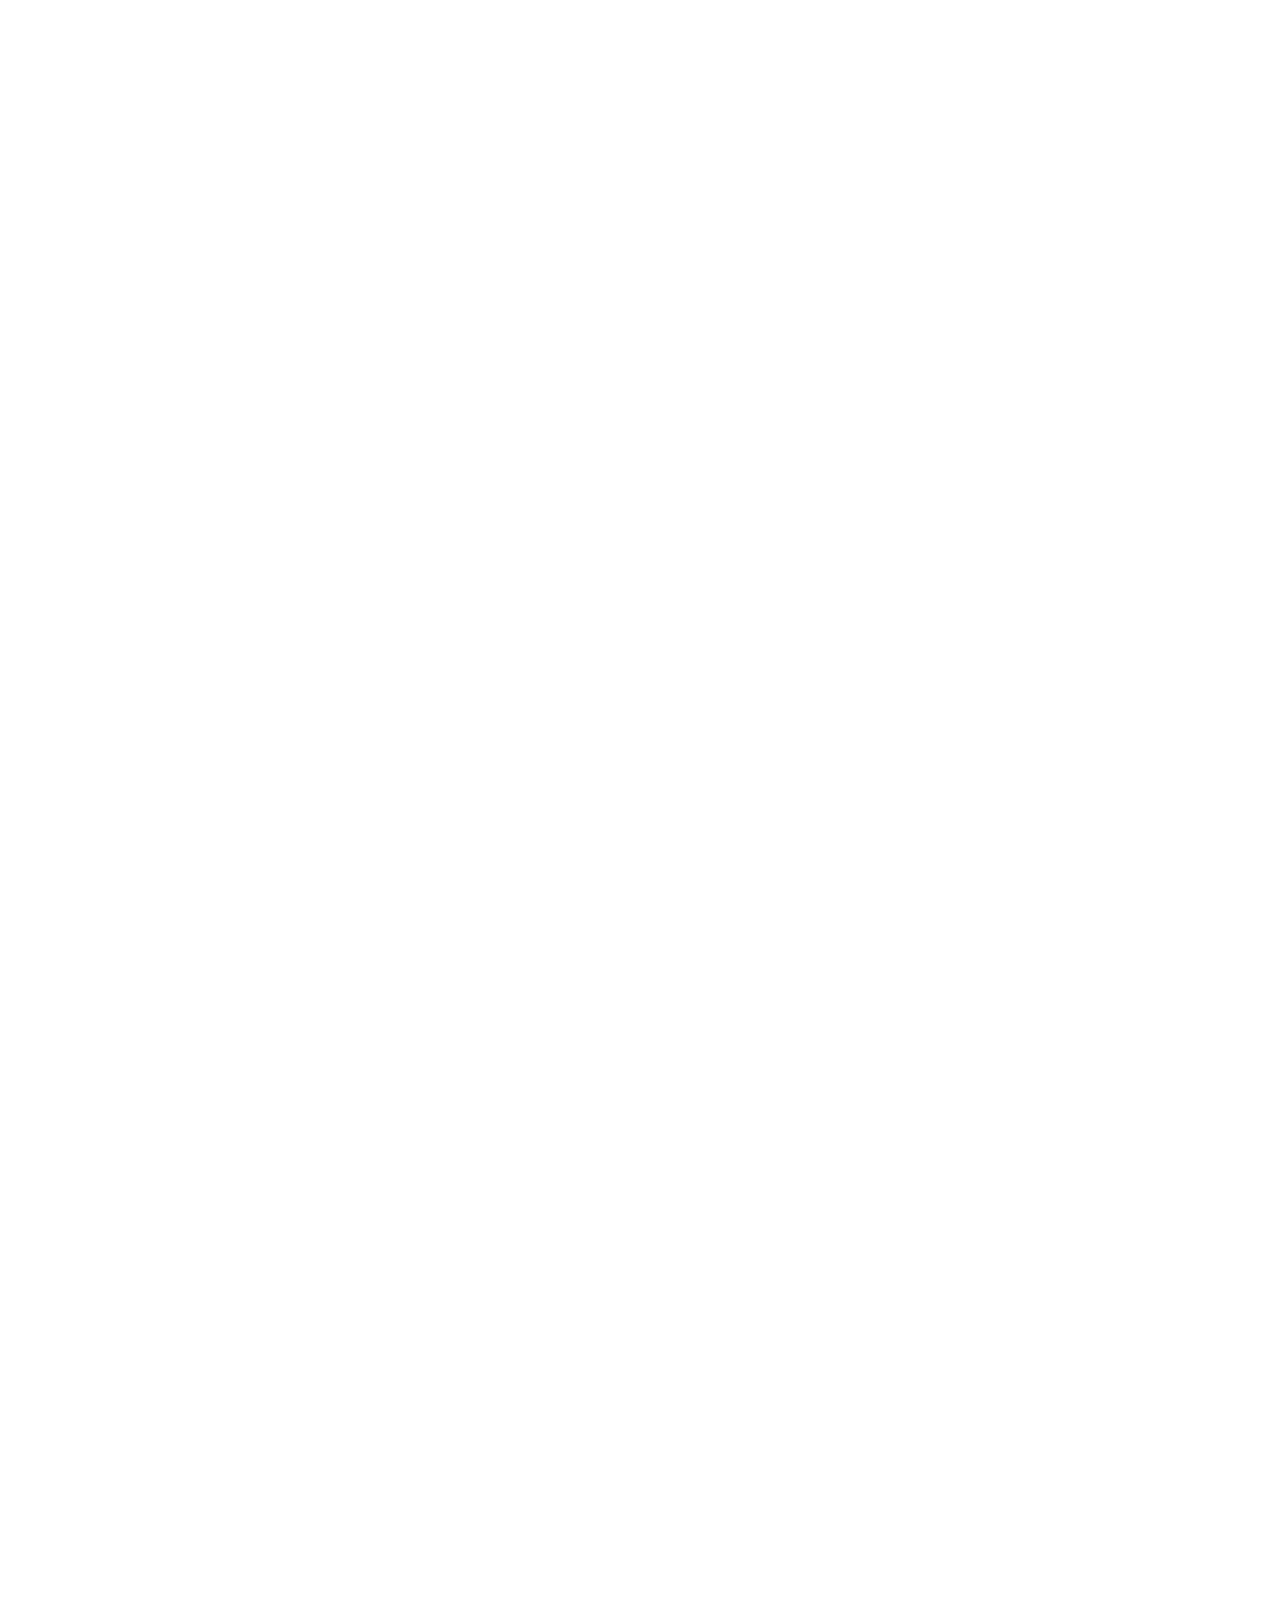
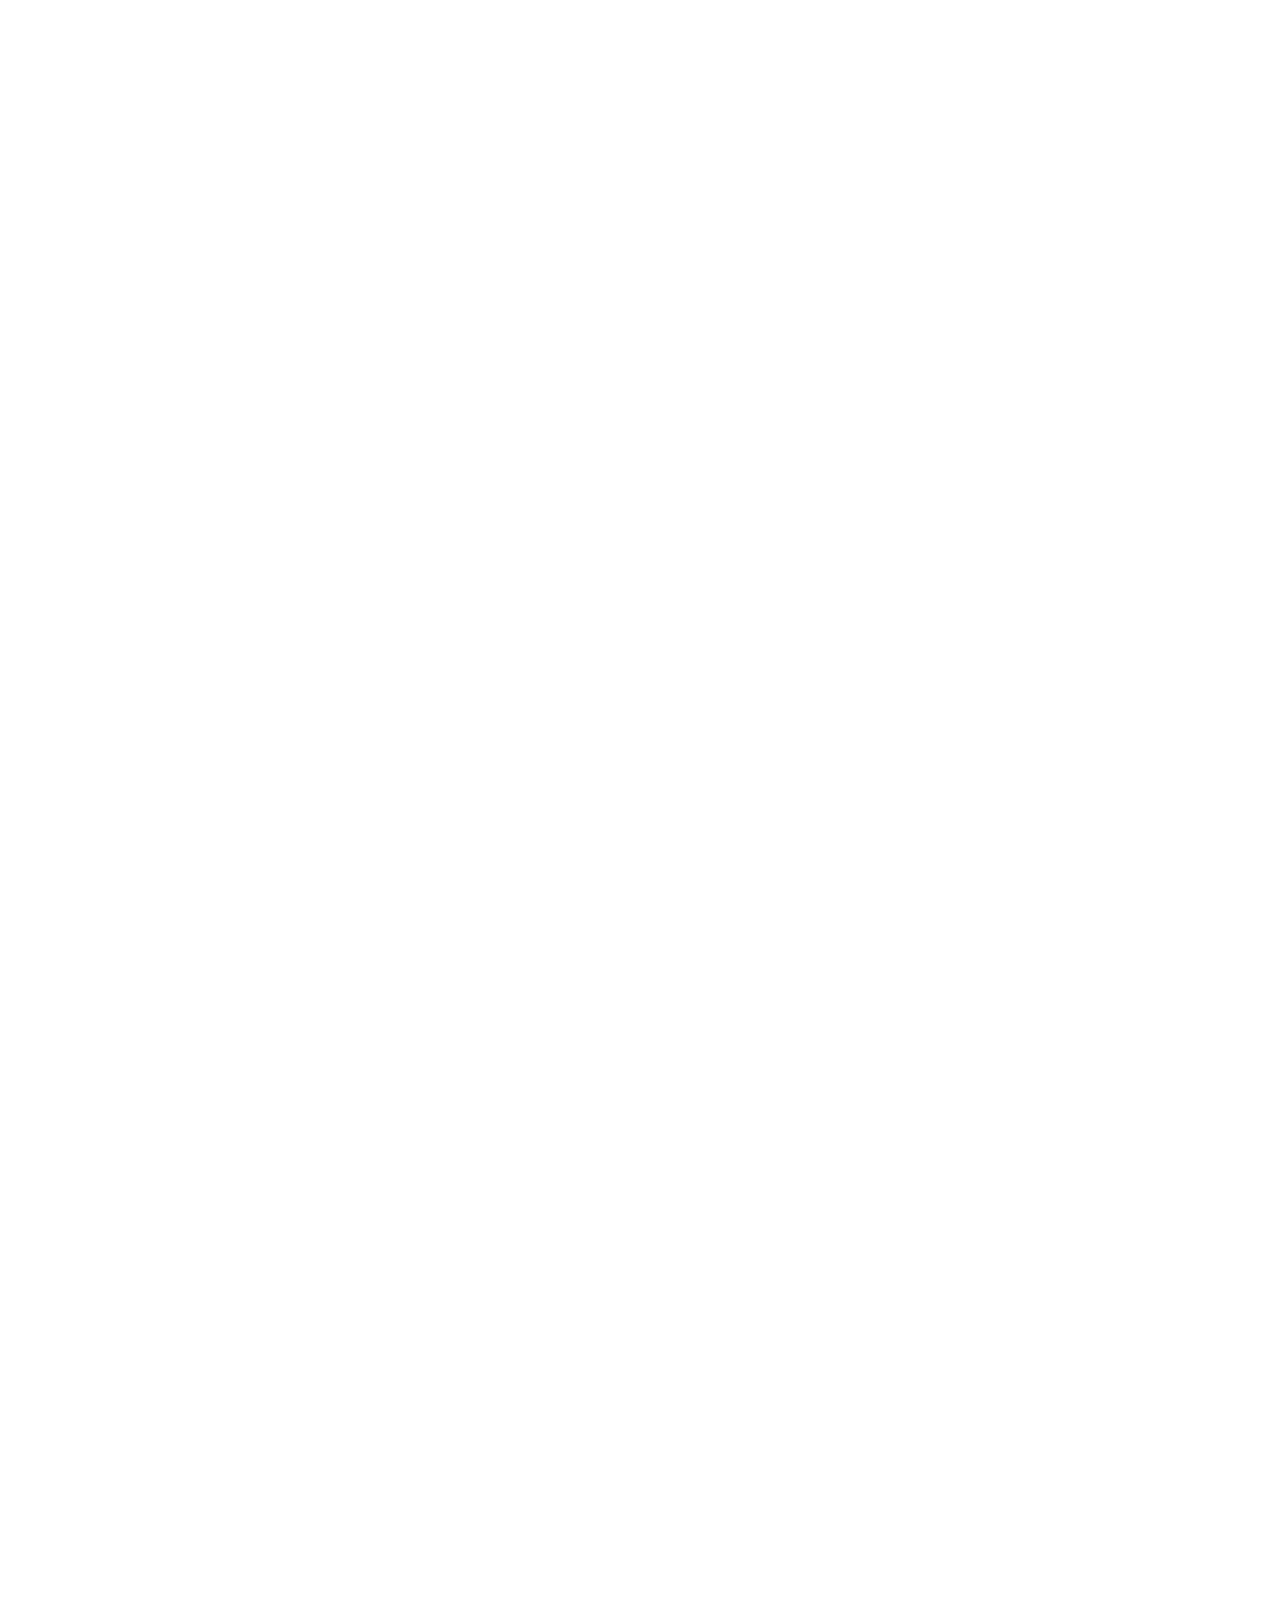
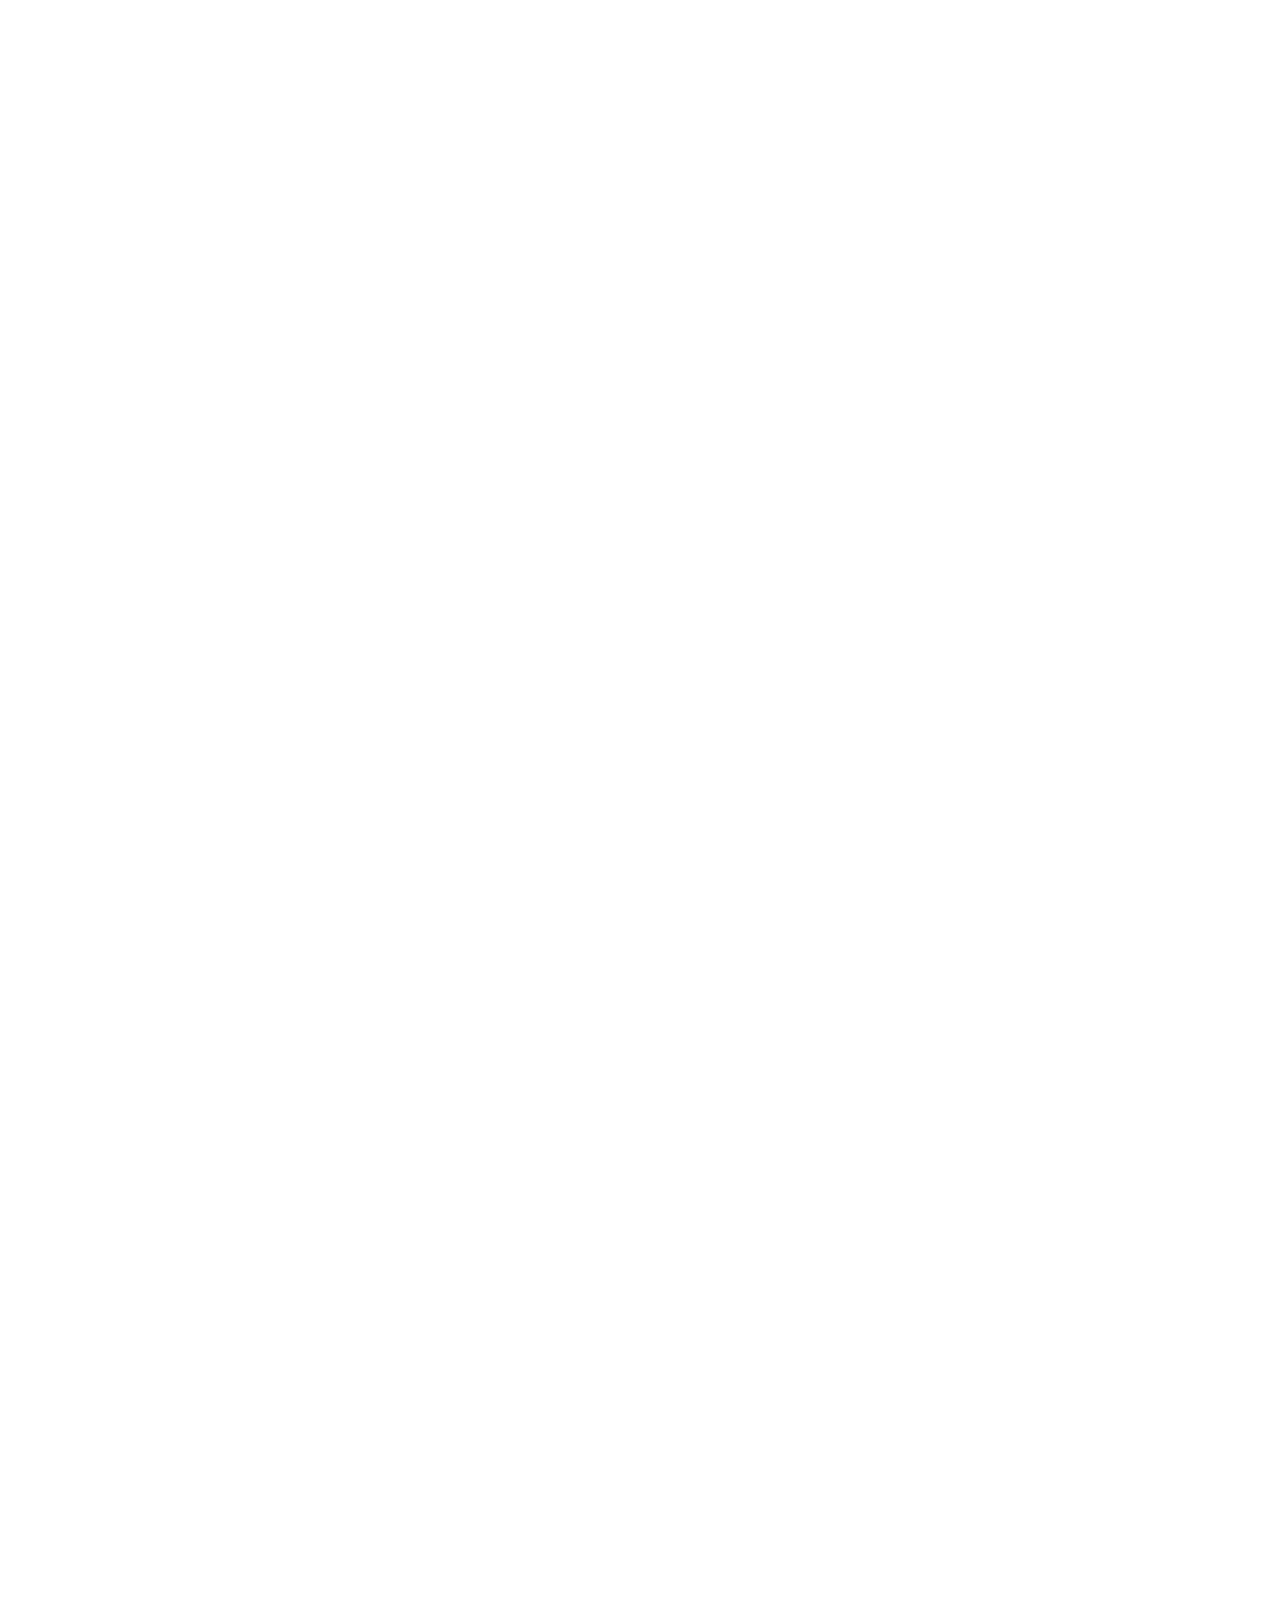
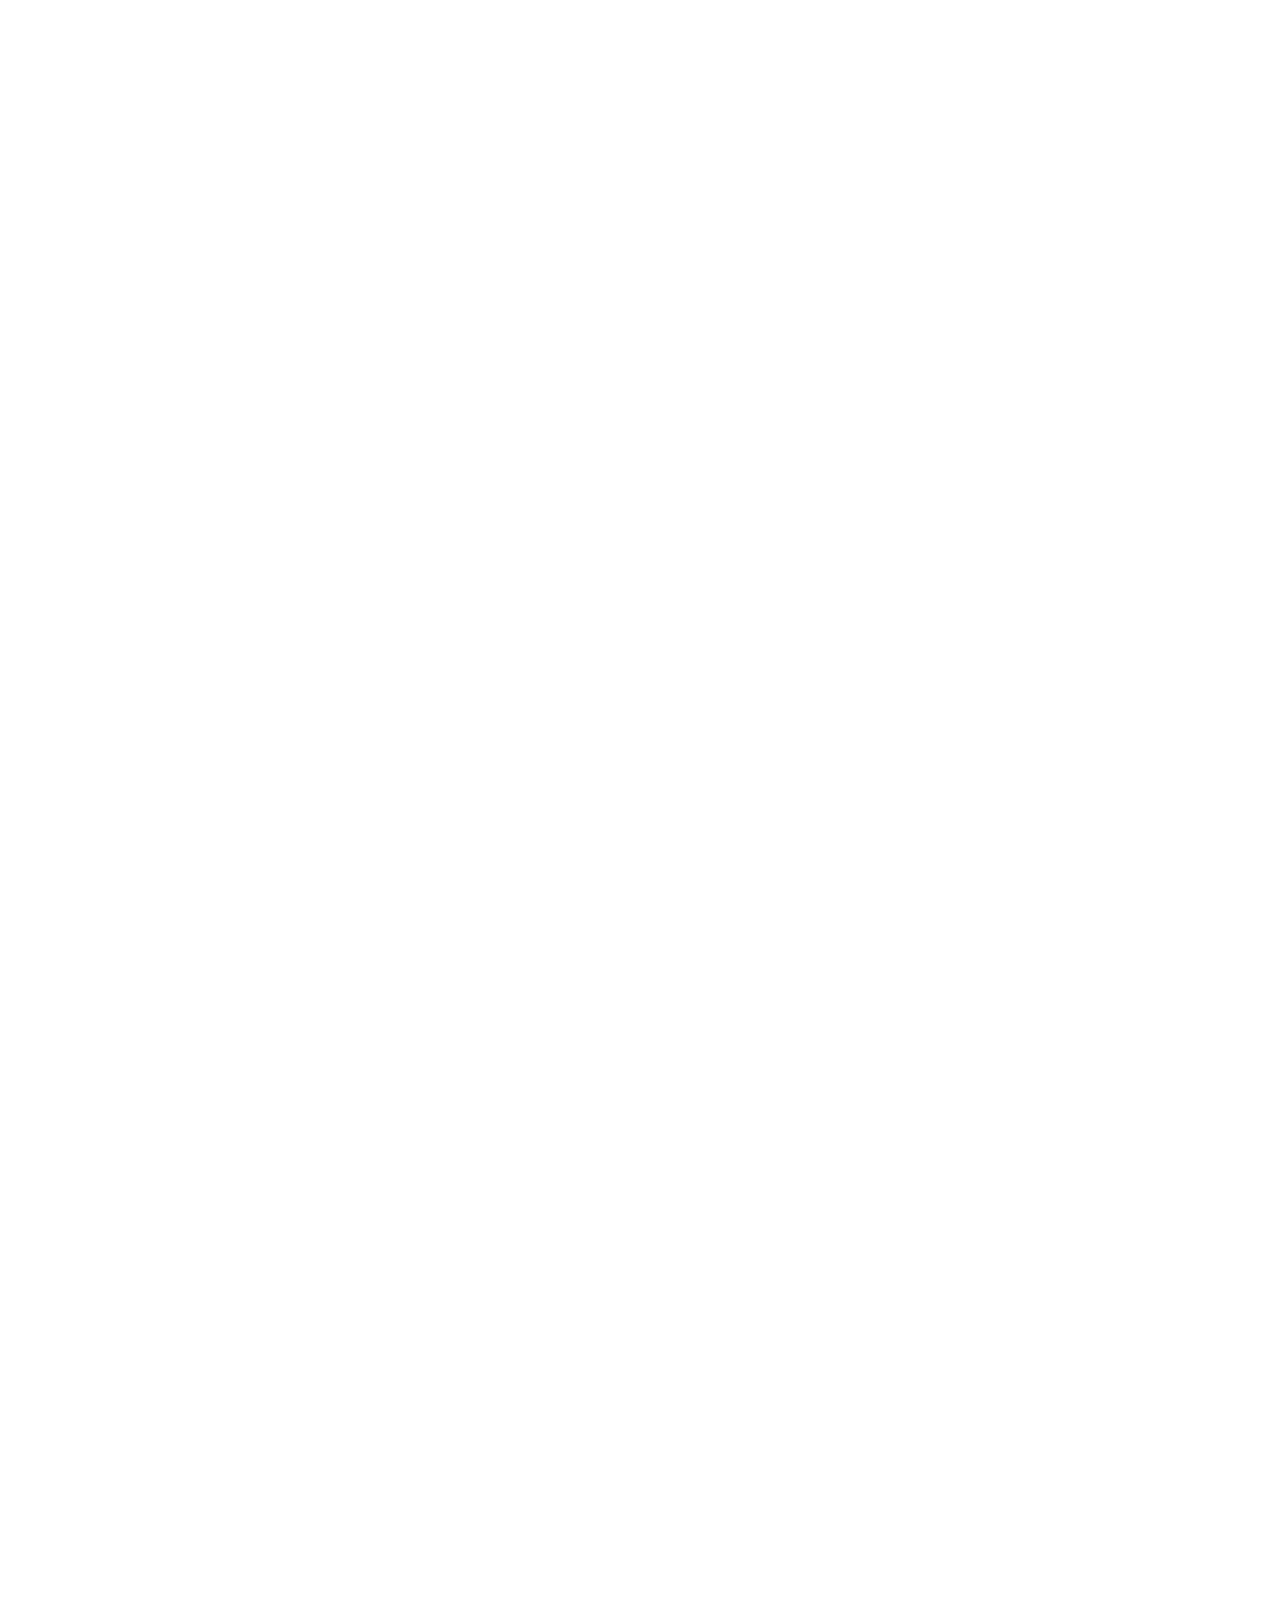
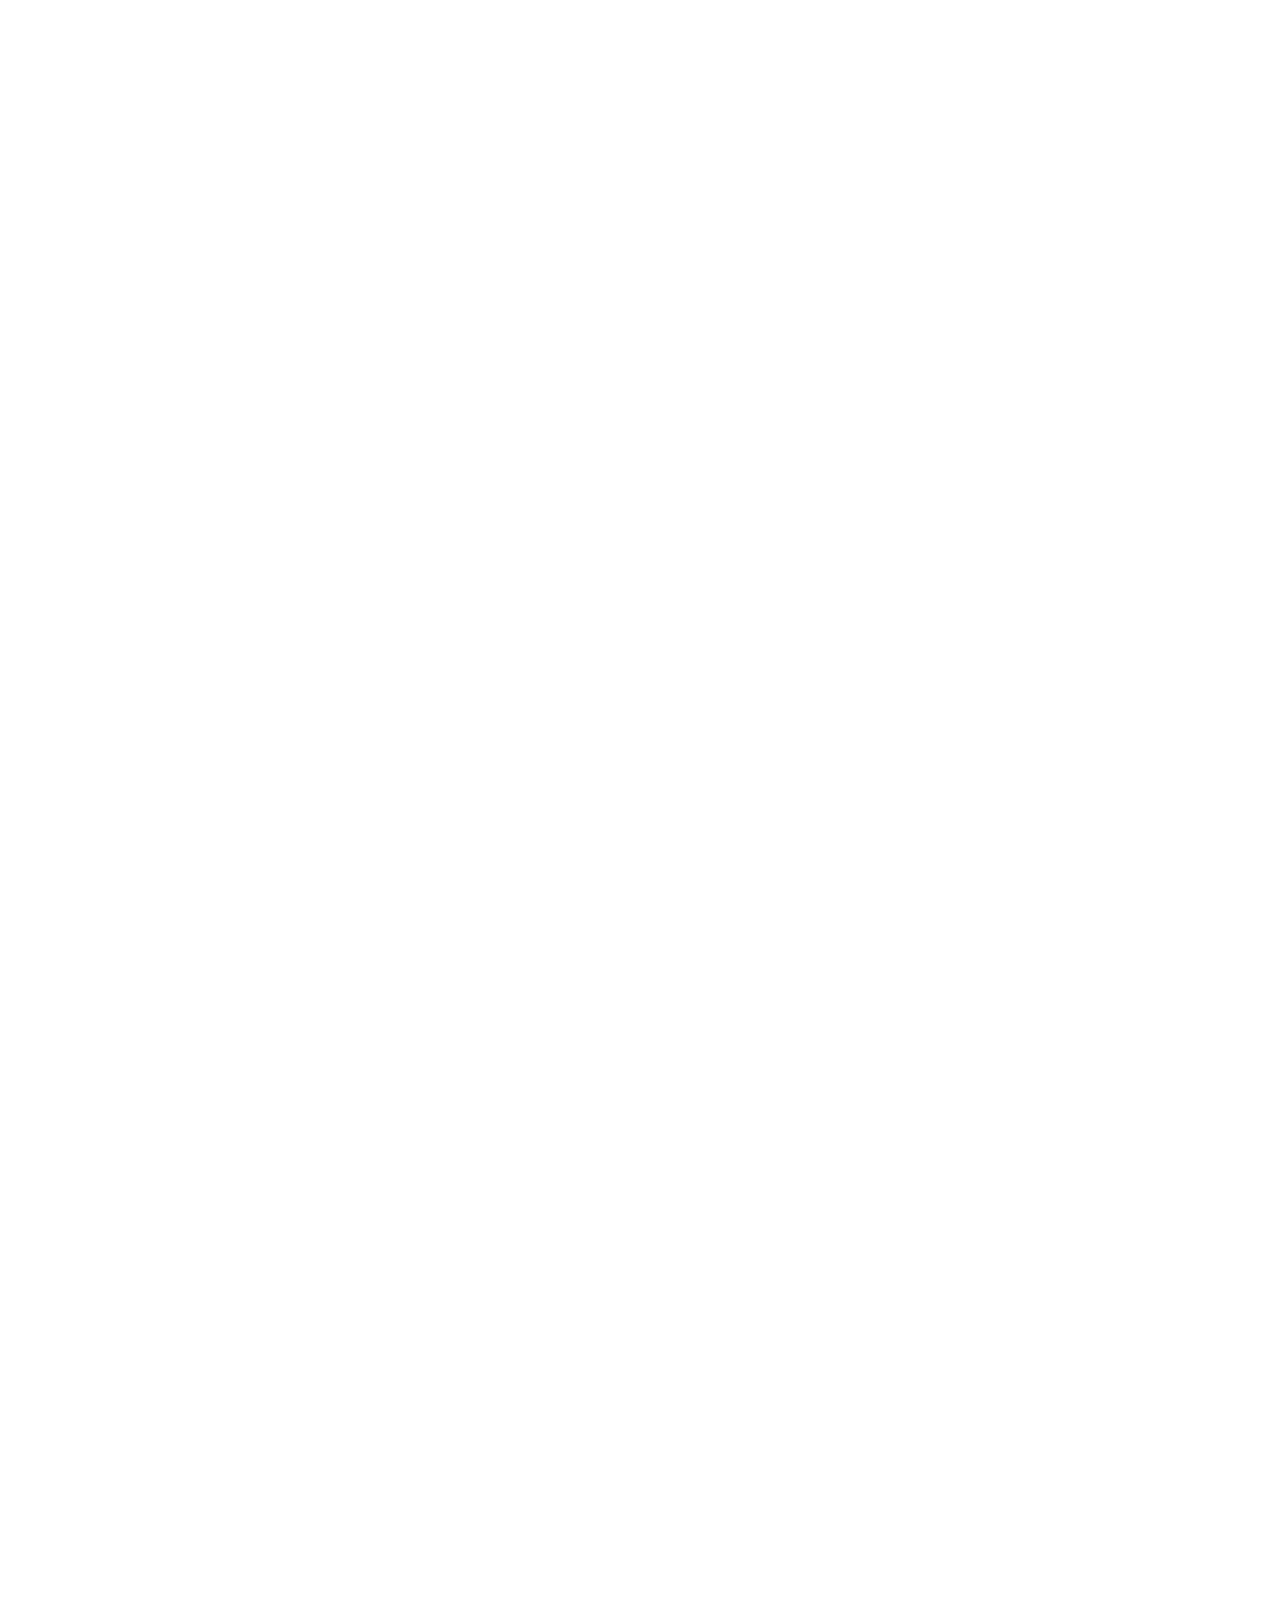
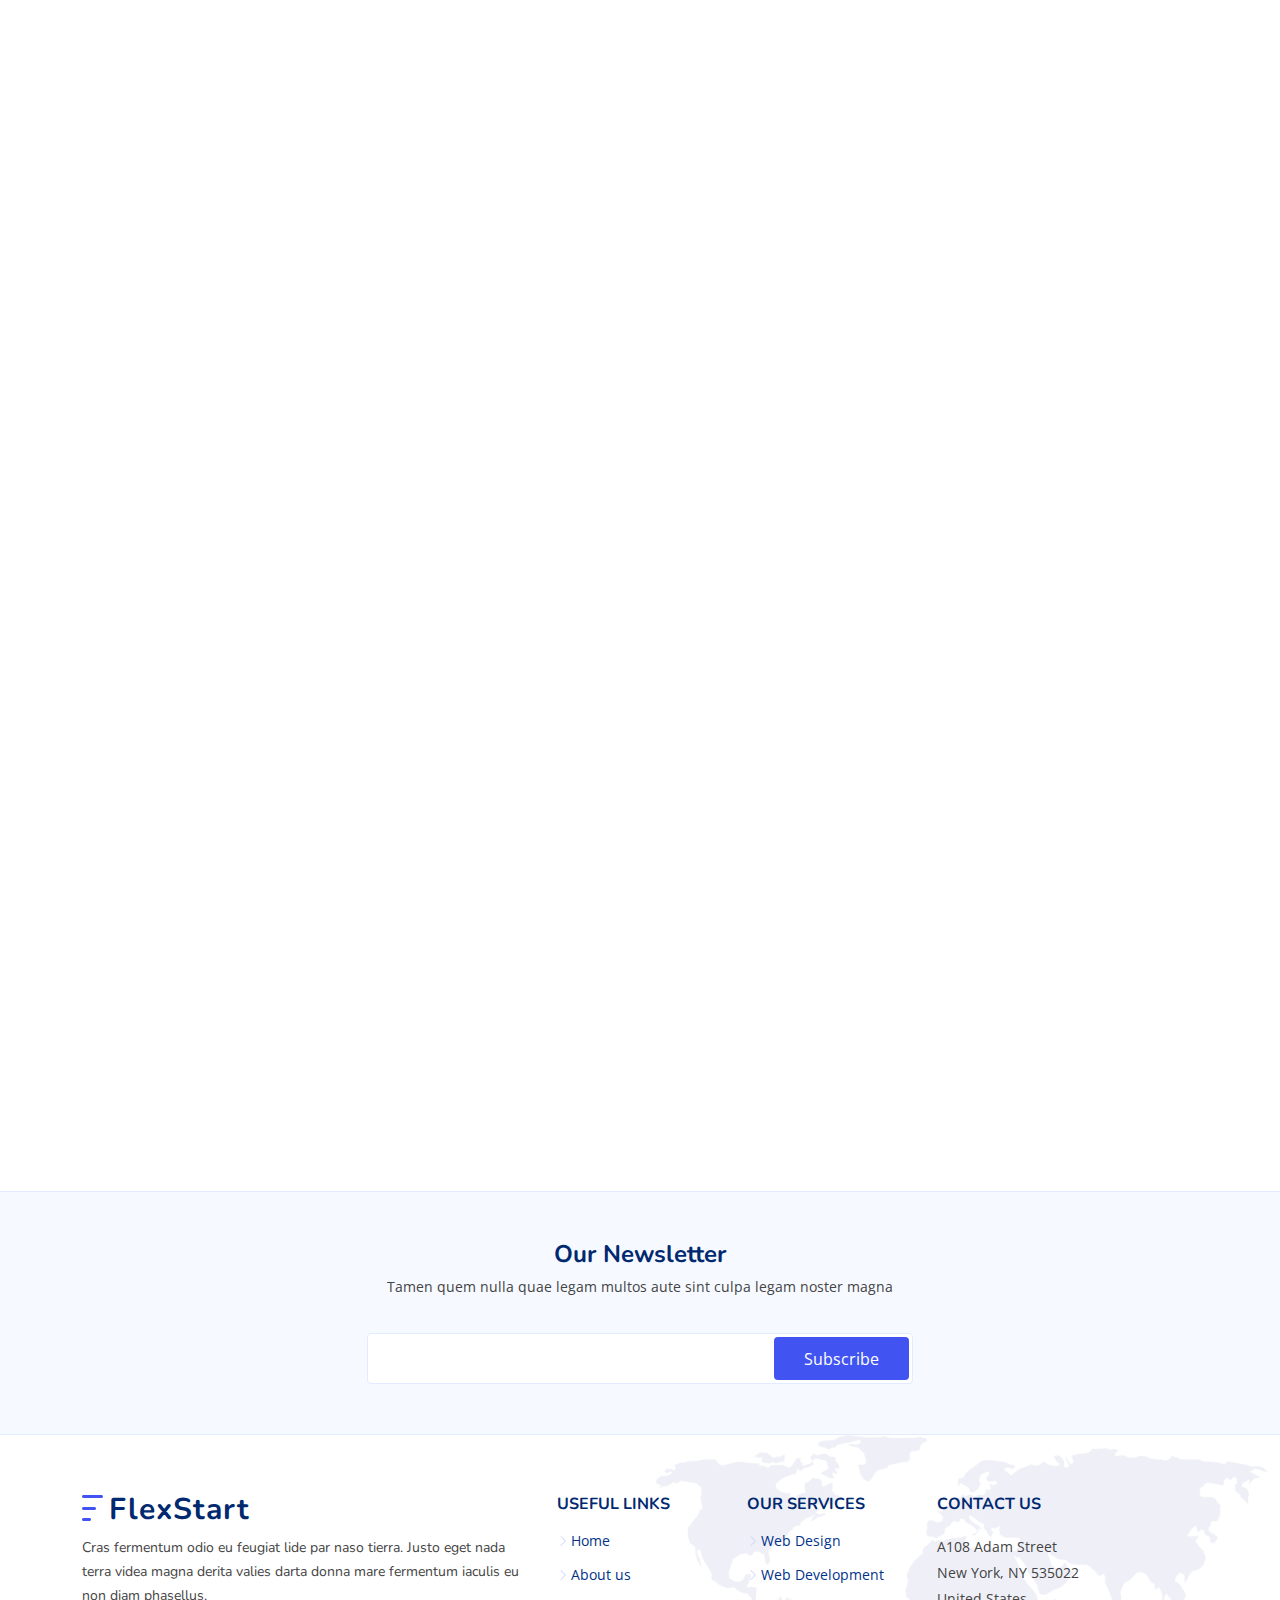
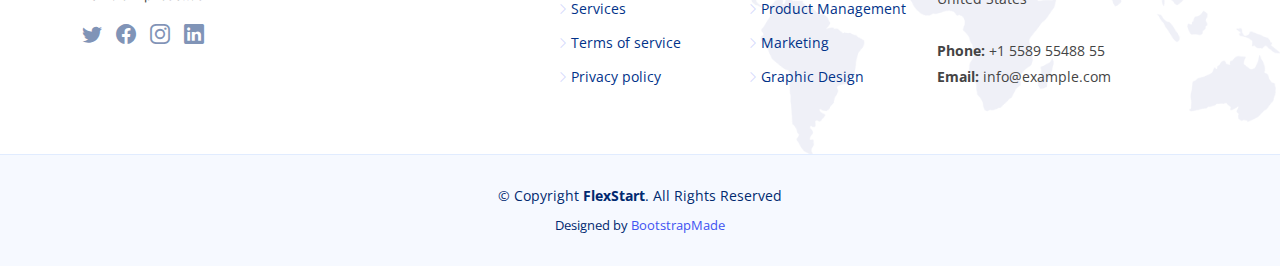
<file: index-copy.html>
<!DOCTYPE html>
<html lang="en">

<head>
  <meta charset="utf-8">
  <meta content="width=device-width, initial-scale=1.0" name="viewport">

  <title>FlexStart Bootstrap Template - Index</title>
  <meta content="" name="description">
  <meta content="" name="keywords">

  <!-- Favicons -->
  <link href="assets/img/favicon.png" rel="icon">
  <link href="assets/img/apple-touch-icon.png" rel="apple-touch-icon">

  <!-- Google Fonts -->
  <link href="https://fonts.googleapis.com/css?family=Open+Sans:300,300i,400,400i,600,600i,700,700i|Nunito:300,300i,400,400i,600,600i,700,700i|Poppins:300,300i,400,400i,500,500i,600,600i,700,700i" rel="stylesheet">

  <!-- Vendor CSS Files -->
  <link href="assets/vendor/aos/aos.css" rel="stylesheet">
  <link href="assets/vendor/bootstrap/css/bootstrap.min.css" rel="stylesheet">
  <link href="assets/vendor/bootstrap-icons/bootstrap-icons.css" rel="stylesheet">
  <link href="assets/vendor/glightbox/css/glightbox.min.css" rel="stylesheet">
  <link href="assets/vendor/remixicon/remixicon.css" rel="stylesheet">
  <link href="assets/vendor/swiper/swiper-bundle.min.css" rel="stylesheet">

  <!-- Template Main CSS File -->
  <link href="assets/css/style.css" rel="stylesheet">

  <!-- =======================================================
  * Template Name: FlexStart
  * Updated: Jun 04 2023 with Bootstrap v5.3.0
  * Template URL: https://bootstrapmade.com/flexstart-bootstrap-startup-template/
  * Author: BootstrapMade.com
  * License: https://bootstrapmade.com/license/
  ======================================================== -->
</head>

<body>

  <!-- ======= Header ======= -->
  <header id="header" class="header fixed-top">
    <div class="container-fluid container-xl d-flex align-items-center justify-content-between">

      <a href="index.html" class="logo d-flex align-items-center">
        <img src="assets/img/logo.png" alt="">
        <span>FlexStart</span>
      </a>

      <nav id="navbar" class="navbar">
        <ul>
          <li><a class="nav-link scrollto active" href="#hero">Home</a></li>
          <li><a class="nav-link scrollto" href="#about">About</a></li>
          <li><a class="nav-link scrollto" href="#services">Services</a></li>
          <li><a class="nav-link scrollto" href="#portfolio">Portfolio</a></li>
          <li><a class="nav-link scrollto" href="#team">Team</a></li>
          <li><a href="blog.html">Blog</a></li>
          <li class="dropdown"><a href="#"><span>Drop Down</span> <i class="bi bi-chevron-down"></i></a>
            <ul>
              <li><a href="#">Drop Down 1</a></li>
              <li class="dropdown"><a href="#"><span>Deep Drop Down</span> <i class="bi bi-chevron-right"></i></a>
                <ul>
                  <li><a href="#">Deep Drop Down 1</a></li>
                  <li><a href="#">Deep Drop Down 2</a></li>
                  <li><a href="#">Deep Drop Down 3</a></li>
                  <li><a href="#">Deep Drop Down 4</a></li>
                  <li><a href="#">Deep Drop Down 5</a></li>
                </ul>
              </li>
              <li><a href="#">Drop Down 2</a></li>
              <li><a href="#">Drop Down 3</a></li>
              <li><a href="#">Drop Down 4</a></li>
            </ul>
          </li>

          <li class="dropdown megamenu"><a href="#"><span>Mega Menu</span> <i class="bi bi-chevron-down"></i></a>
            <ul>
              <li>
                <a href="#">Column 1 link 1</a>
                <a href="#">Column 1 link 2</a>
                <a href="#">Column 1 link 3</a>
              </li>
              <li>
                <a href="#">Column 2 link 1</a>
                <a href="#">Column 2 link 2</a>
                <a href="#">Column 3 link 3</a>
              </li>
              <li>
                <a href="#">Column 3 link 1</a>
                <a href="#">Column 3 link 2</a>
                <a href="#">Column 3 link 3</a>
              </li>
              <li>
                <a href="#">Column 4 link 1</a>
                <a href="#">Column 4 link 2</a>
                <a href="#">Column 4 link 3</a>
              </li>
            </ul>
          </li>

          <li><a class="nav-link scrollto" href="#contact">Contact</a></li>
          <li><a class="getstarted scrollto" href="#about">Get Started</a></li>
        </ul>
        <i class="bi bi-list mobile-nav-toggle"></i>
      </nav><!-- .navbar -->

    </div>
  </header><!-- End Header -->

  <!-- ======= Hero Section ======= -->
  <section id="hero" class="hero d-flex align-items-center">

    <div class="container">
      <div class="row">
        <div class="col-lg-6 d-flex flex-column justify-content-center">
          <h1 data-aos="fade-up">We offer modern solutions for growing your business</h1>
          <h2 data-aos="fade-up" data-aos-delay="400">We are team of talented designers making websites with Bootstrap</h2>
          <div data-aos="fade-up" data-aos-delay="600">
            <div class="text-center text-lg-start">
              <a href="#about" class="btn-get-started scrollto d-inline-flex align-items-center justify-content-center align-self-center">
                <span>Get Started</span>
                <i class="bi bi-arrow-right"></i>
              </a>
            </div>
          </div>
        </div>
        <div class="col-lg-6 hero-img" data-aos="zoom-out" data-aos-delay="200">
          <img src="assets/img/hero-img.png" class="img-fluid" alt="">
        </div>
      </div>
    </div>

  </section><!-- End Hero -->

  <main id="main">
    <!-- ======= About Section ======= -->
    <section id="about" class="about">

      <div class="container" data-aos="fade-up">
        <div class="row gx-0">

          <div class="col-lg-6 d-flex flex-column justify-content-center" data-aos="fade-up" data-aos-delay="200">
            <div class="content">
              <h3>Who We Are</h3>
              <h2>Expedita voluptas omnis cupiditate totam eveniet nobis sint iste. Dolores est repellat corrupti reprehenderit.</h2>
              <p>
                Quisquam vel ut sint cum eos hic dolores aperiam. Sed deserunt et. Inventore et et dolor consequatur itaque ut voluptate sed et. Magnam nam ipsum tenetur suscipit voluptatum nam et est corrupti.
              </p>
              <div class="text-center text-lg-start">
                <a href="#" class="btn-read-more d-inline-flex align-items-center justify-content-center align-self-center">
                  <span>Read More</span>
                  <i class="bi bi-arrow-right"></i>
                </a>
              </div>
            </div>
          </div>

          <div class="col-lg-6 d-flex align-items-center" data-aos="zoom-out" data-aos-delay="200">
            <img src="assets/img/about.jpg" class="img-fluid" alt="">
          </div>

        </div>
      </div>

    </section><!-- End About Section -->

    <!-- ======= Values Section ======= -->
    <section id="values" class="values">

      <div class="container" data-aos="fade-up">

        <header class="section-header">
          <h2>Our Values</h2>
          <p>Odit est perspiciatis laborum et dicta</p>
        </header>

        <div class="row">

          <div class="col-lg-4" data-aos="fade-up" data-aos-delay="200">
            <div class="box">
              <img src="assets/img/values-1.png" class="img-fluid" alt="">
              <h3>Ad cupiditate sed est odio</h3>
              <p>Eum ad dolor et. Autem aut fugiat debitis voluptatem consequuntur sit. Et veritatis id.</p>
            </div>
          </div>

          <div class="col-lg-4 mt-4 mt-lg-0" data-aos="fade-up" data-aos-delay="400">
            <div class="box">
              <img src="assets/img/values-2.png" class="img-fluid" alt="">
              <h3>Voluptatem voluptatum alias</h3>
              <p>Repudiandae amet nihil natus in distinctio suscipit id. Doloremque ducimus ea sit non.</p>
            </div>
          </div>

          <div class="col-lg-4 mt-4 mt-lg-0" data-aos="fade-up" data-aos-delay="600">
            <div class="box">
              <img src="assets/img/values-3.png" class="img-fluid" alt="">
              <h3>Fugit cupiditate alias nobis.</h3>
              <p>Quam rem vitae est autem molestias explicabo debitis sint. Vero aliquid quidem commodi.</p>
            </div>
          </div>

        </div>

      </div>

    </section><!-- End Values Section -->

    <!-- ======= Counts Section ======= -->
    <section id="counts" class="counts">
      <div class="container" data-aos="fade-up">

        <div class="row gy-4">

          <div class="col-lg-3 col-md-6">
            <div class="count-box">
              <i class="bi bi-emoji-smile"></i>
              <div>
                <span data-purecounter-start="0" data-purecounter-end="232" data-purecounter-duration="1" class="purecounter"></span>
                <p>Happy Clients</p>
              </div>
            </div>
          </div>

          <div class="col-lg-3 col-md-6">
            <div class="count-box">
              <i class="bi bi-journal-richtext" style="color: #ee6c20;"></i>
              <div>
                <span data-purecounter-start="0" data-purecounter-end="521" data-purecounter-duration="1" class="purecounter"></span>
                <p>Projects</p>
              </div>
            </div>
          </div>

          <div class="col-lg-3 col-md-6">
            <div class="count-box">
              <i class="bi bi-headset" style="color: #15be56;"></i>
              <div>
                <span data-purecounter-start="0" data-purecounter-end="1463" data-purecounter-duration="1" class="purecounter"></span>
                <p>Hours Of Support</p>
              </div>
            </div>
          </div>

          <div class="col-lg-3 col-md-6">
            <div class="count-box">
              <i class="bi bi-people" style="color: #bb0852;"></i>
              <div>
                <span data-purecounter-start="0" data-purecounter-end="15" data-purecounter-duration="1" class="purecounter"></span>
                <p>Hard Workers</p>
              </div>
            </div>
          </div>

        </div>

      </div>
    </section><!-- End Counts Section -->

    <!-- ======= Features Section ======= -->
    <section id="features" class="features">

      <div class="container" data-aos="fade-up">

        <header class="section-header">
          <h2>Features</h2>
          <p>Laboriosam et omnis fuga quis dolor direda fara</p>
        </header>

        <div class="row">

          <div class="col-lg-6">
            <img src="assets/img/features.png" class="img-fluid" alt="">
          </div>

          <div class="col-lg-6 mt-5 mt-lg-0 d-flex">
            <div class="row align-self-center gy-4">

              <div class="col-md-6" data-aos="zoom-out" data-aos-delay="200">
                <div class="feature-box d-flex align-items-center">
                  <i class="bi bi-check"></i>
                  <h3>Eos aspernatur rem</h3>
                </div>
              </div>

              <div class="col-md-6" data-aos="zoom-out" data-aos-delay="300">
                <div class="feature-box d-flex align-items-center">
                  <i class="bi bi-check"></i>
                  <h3>Facilis neque ipsa</h3>
                </div>
              </div>

              <div class="col-md-6" data-aos="zoom-out" data-aos-delay="400">
                <div class="feature-box d-flex align-items-center">
                  <i class="bi bi-check"></i>
                  <h3>Volup amet voluptas</h3>
                </div>
              </div>

              <div class="col-md-6" data-aos="zoom-out" data-aos-delay="500">
                <div class="feature-box d-flex align-items-center">
                  <i class="bi bi-check"></i>
                  <h3>Rerum omnis sint</h3>
                </div>
              </div>

              <div class="col-md-6" data-aos="zoom-out" data-aos-delay="600">
                <div class="feature-box d-flex align-items-center">
                  <i class="bi bi-check"></i>
                  <h3>Alias possimus</h3>
                </div>
              </div>

              <div class="col-md-6" data-aos="zoom-out" data-aos-delay="700">
                <div class="feature-box d-flex align-items-center">
                  <i class="bi bi-check"></i>
                  <h3>Repellendus mollitia</h3>
                </div>
              </div>

            </div>
          </div>

        </div> <!-- / row -->

        <!-- Feature Tabs -->
        <div class="row feture-tabs" data-aos="fade-up">
          <div class="col-lg-6">
            <h3>Neque officiis dolore maiores et exercitationem quae est seda lidera pat claero</h3>

            <!-- Tabs -->
            <ul class="nav nav-pills mb-3">
              <li>
                <a class="nav-link active" data-bs-toggle="pill" href="#tab1">Saepe fuga</a>
              </li>
              <li>
                <a class="nav-link" data-bs-toggle="pill" href="#tab2">Voluptates</a>
              </li>
              <li>
                <a class="nav-link" data-bs-toggle="pill" href="#tab3">Corrupti</a>
              </li>
            </ul><!-- End Tabs -->

            <!-- Tab Content -->
            <div class="tab-content">

              <div class="tab-pane fade show active" id="tab1">
                <p>Consequuntur inventore voluptates consequatur aut vel et. Eos doloribus expedita. Sapiente atque consequatur minima nihil quae aspernatur quo suscipit voluptatem.</p>
                <div class="d-flex align-items-center mb-2">
                  <i class="bi bi-check2"></i>
                  <h4>Repudiandae rerum velit modi et officia quasi facilis</h4>
                </div>
                <p>Laborum omnis voluptates voluptas qui sit aliquam blanditiis. Sapiente minima commodi dolorum non eveniet magni quaerat nemo et.</p>
                <div class="d-flex align-items-center mb-2">
                  <i class="bi bi-check2"></i>
                  <h4>Incidunt non veritatis illum ea ut nisi</h4>
                </div>
                <p>Non quod totam minus repellendus autem sint velit. Rerum debitis facere soluta tenetur. Iure molestiae assumenda sunt qui inventore eligendi voluptates nisi at. Dolorem quo tempora. Quia et perferendis.</p>
              </div><!-- End Tab 1 Content -->

              <div class="tab-pane fade show" id="tab2">
                <p>Consequuntur inventore voluptates consequatur aut vel et. Eos doloribus expedita. Sapiente atque consequatur minima nihil quae aspernatur quo suscipit voluptatem.</p>
                <div class="d-flex align-items-center mb-2">
                  <i class="bi bi-check2"></i>
                  <h4>Repudiandae rerum velit modi et officia quasi facilis</h4>
                </div>
                <p>Laborum omnis voluptates voluptas qui sit aliquam blanditiis. Sapiente minima commodi dolorum non eveniet magni quaerat nemo et.</p>
                <div class="d-flex align-items-center mb-2">
                  <i class="bi bi-check2"></i>
                  <h4>Incidunt non veritatis illum ea ut nisi</h4>
                </div>
                <p>Non quod totam minus repellendus autem sint velit. Rerum debitis facere soluta tenetur. Iure molestiae assumenda sunt qui inventore eligendi voluptates nisi at. Dolorem quo tempora. Quia et perferendis.</p>
              </div><!-- End Tab 2 Content -->

              <div class="tab-pane fade show" id="tab3">
                <p>Consequuntur inventore voluptates consequatur aut vel et. Eos doloribus expedita. Sapiente atque consequatur minima nihil quae aspernatur quo suscipit voluptatem.</p>
                <div class="d-flex align-items-center mb-2">
                  <i class="bi bi-check2"></i>
                  <h4>Repudiandae rerum velit modi et officia quasi facilis</h4>
                </div>
                <p>Laborum omnis voluptates voluptas qui sit aliquam blanditiis. Sapiente minima commodi dolorum non eveniet magni quaerat nemo et.</p>
                <div class="d-flex align-items-center mb-2">
                  <i class="bi bi-check2"></i>
                  <h4>Incidunt non veritatis illum ea ut nisi</h4>
                </div>
                <p>Non quod totam minus repellendus autem sint velit. Rerum debitis facere soluta tenetur. Iure molestiae assumenda sunt qui inventore eligendi voluptates nisi at. Dolorem quo tempora. Quia et perferendis.</p>
              </div><!-- End Tab 3 Content -->

            </div>

          </div>

          <div class="col-lg-6">
            <img src="assets/img/features-2.png" class="img-fluid" alt="">
          </div>

        </div><!-- End Feature Tabs -->

        <!-- Feature Icons -->
        <div class="row feature-icons" data-aos="fade-up">
          <h3>Ratione mollitia eos ab laudantium rerum beatae quo</h3>

          <div class="row">

            <div class="col-xl-4 text-center" data-aos="fade-right" data-aos-delay="100">
              <img src="assets/img/features-3.png" class="img-fluid p-4" alt="">
            </div>

            <div class="col-xl-8 d-flex content">
              <div class="row align-self-center gy-4">

                <div class="col-md-6 icon-box" data-aos="fade-up">
                  <i class="ri-line-chart-line"></i>
                  <div>
                    <h4>Corporis voluptates sit</h4>
                    <p>Consequuntur sunt aut quasi enim aliquam quae harum pariatur laboris nisi ut aliquip</p>
                  </div>
                </div>

                <div class="col-md-6 icon-box" data-aos="fade-up" data-aos-delay="100">
                  <i class="ri-stack-line"></i>
                  <div>
                    <h4>Ullamco laboris nisi</h4>
                    <p>Excepteur sint occaecat cupidatat non proident, sunt in culpa qui officia deserunt</p>
                  </div>
                </div>

                <div class="col-md-6 icon-box" data-aos="fade-up" data-aos-delay="200">
                  <i class="ri-brush-4-line"></i>
                  <div>
                    <h4>Labore consequatur</h4>
                    <p>Aut suscipit aut cum nemo deleniti aut omnis. Doloribus ut maiores omnis facere</p>
                  </div>
                </div>

                <div class="col-md-6 icon-box" data-aos="fade-up" data-aos-delay="300">
                  <i class="ri-magic-line"></i>
                  <div>
                    <h4>Beatae veritatis</h4>
                    <p>Expedita veritatis consequuntur nihil tempore laudantium vitae denat pacta</p>
                  </div>
                </div>

                <div class="col-md-6 icon-box" data-aos="fade-up" data-aos-delay="400">
                  <i class="ri-command-line"></i>
                  <div>
                    <h4>Molestiae dolor</h4>
                    <p>Et fuga et deserunt et enim. Dolorem architecto ratione tensa raptor marte</p>
                  </div>
                </div>

                <div class="col-md-6 icon-box" data-aos="fade-up" data-aos-delay="500">
                  <i class="ri-radar-line"></i>
                  <div>
                    <h4>Explicabo consectetur</h4>
                    <p>Est autem dicta beatae suscipit. Sint veritatis et sit quasi ab aut inventore</p>
                  </div>
                </div>

              </div>
            </div>

          </div>

        </div><!-- End Feature Icons -->

      </div>

    </section><!-- End Features Section -->

    <!-- ======= Services Section ======= -->
    <section id="services" class="services">

      <div class="container" data-aos="fade-up">

        <header class="section-header">
          <h2>Services</h2>
          <p>Veritatis et dolores facere numquam et praesentium</p>
        </header>

        <div class="row gy-4">

          <div class="col-lg-4 col-md-6" data-aos="fade-up" data-aos-delay="200">
            <div class="service-box blue">
              <i class="ri-discuss-line icon"></i>
              <h3>Nesciunt Mete</h3>
              <p>Provident nihil minus qui consequatur non omnis maiores. Eos accusantium minus dolores iure perferendis tempore et consequatur.</p>
              <a href="#" class="read-more"><span>Read More</span> <i class="bi bi-arrow-right"></i></a>
            </div>
          </div>

          <div class="col-lg-4 col-md-6" data-aos="fade-up" data-aos-delay="300">
            <div class="service-box orange">
              <i class="ri-discuss-line icon"></i>
              <h3>Eosle Commodi</h3>
              <p>Ut autem aut autem non a. Sint sint sit facilis nam iusto sint. Libero corrupti neque eum hic non ut nesciunt dolorem.</p>
              <a href="#" class="read-more"><span>Read More</span> <i class="bi bi-arrow-right"></i></a>
            </div>
          </div>

          <div class="col-lg-4 col-md-6" data-aos="fade-up" data-aos-delay="400">
            <div class="service-box green">
              <i class="ri-discuss-line icon"></i>
              <h3>Ledo Markt</h3>
              <p>Ut excepturi voluptatem nisi sed. Quidem fuga consequatur. Minus ea aut. Vel qui id voluptas adipisci eos earum corrupti.</p>
              <a href="#" class="read-more"><span>Read More</span> <i class="bi bi-arrow-right"></i></a>
            </div>
          </div>

          <div class="col-lg-4 col-md-6" data-aos="fade-up" data-aos-delay="500">
            <div class="service-box red">
              <i class="ri-discuss-line icon"></i>
              <h3>Asperiores Commodi</h3>
              <p>Non et temporibus minus omnis sed dolor esse consequatur. Cupiditate sed error ea fuga sit provident adipisci neque.</p>
              <a href="#" class="read-more"><span>Read More</span> <i class="bi bi-arrow-right"></i></a>
            </div>
          </div>

          <div class="col-lg-4 col-md-6" data-aos="fade-up" data-aos-delay="600">
            <div class="service-box purple">
              <i class="ri-discuss-line icon"></i>
              <h3>Velit Doloremque.</h3>
              <p>Cumque et suscipit saepe. Est maiores autem enim facilis ut aut ipsam corporis aut. Sed animi at autem alias eius labore.</p>
              <a href="#" class="read-more"><span>Read More</span> <i class="bi bi-arrow-right"></i></a>
            </div>
          </div>

          <div class="col-lg-4 col-md-6" data-aos="fade-up" data-aos-delay="700">
            <div class="service-box pink">
              <i class="ri-discuss-line icon"></i>
              <h3>Dolori Architecto</h3>
              <p>Hic molestias ea quibusdam eos. Fugiat enim doloremque aut neque non et debitis iure. Corrupti recusandae ducimus enim.</p>
              <a href="#" class="read-more"><span>Read More</span> <i class="bi bi-arrow-right"></i></a>
            </div>
          </div>

        </div>

      </div>

    </section><!-- End Services Section -->

    <!-- ======= Pricing Section ======= -->
    <section id="pricing" class="pricing">

      <div class="container" data-aos="fade-up">

        <header class="section-header">
          <h2>Pricing</h2>
          <p>Check our Pricing</p>
        </header>

        <div class="row gy-4" data-aos="fade-left">

          <div class="col-lg-3 col-md-6" data-aos="zoom-in" data-aos-delay="100">
            <div class="box">
              <h3 style="color: #07d5c0;">Free Plan</h3>
              <div class="price"><sup>$</sup>0<span> / mo</span></div>
              <img src="assets/img/pricing-free.png" class="img-fluid" alt="">
              <ul>
                <li>Aida dere</li>
                <li>Nec feugiat nisl</li>
                <li>Nulla at volutpat dola</li>
                <li class="na">Pharetra massa</li>
                <li class="na">Massa ultricies mi</li>
              </ul>
              <a href="#" class="btn-buy">Buy Now</a>
            </div>
          </div>

          <div class="col-lg-3 col-md-6" data-aos="zoom-in" data-aos-delay="200">
            <div class="box">
              <span class="featured">Featured</span>
              <h3 style="color: #65c600;">Starter Plan</h3>
              <div class="price"><sup>$</sup>19<span> / mo</span></div>
              <img src="assets/img/pricing-starter.png" class="img-fluid" alt="">
              <ul>
                <li>Aida dere</li>
                <li>Nec feugiat nisl</li>
                <li>Nulla at volutpat dola</li>
                <li>Pharetra massa</li>
                <li class="na">Massa ultricies mi</li>
              </ul>
              <a href="#" class="btn-buy">Buy Now</a>
            </div>
          </div>

          <div class="col-lg-3 col-md-6" data-aos="zoom-in" data-aos-delay="300">
            <div class="box">
              <h3 style="color: #ff901c;">Business Plan</h3>
              <div class="price"><sup>$</sup>29<span> / mo</span></div>
              <img src="assets/img/pricing-business.png" class="img-fluid" alt="">
              <ul>
                <li>Aida dere</li>
                <li>Nec feugiat nisl</li>
                <li>Nulla at volutpat dola</li>
                <li>Pharetra massa</li>
                <li>Massa ultricies mi</li>
              </ul>
              <a href="#" class="btn-buy">Buy Now</a>
            </div>
          </div>

          <div class="col-lg-3 col-md-6" data-aos="zoom-in" data-aos-delay="400">
            <div class="box">
              <h3 style="color: #ff0071;">Ultimate Plan</h3>
              <div class="price"><sup>$</sup>49<span> / mo</span></div>
              <img src="assets/img/pricing-ultimate.png" class="img-fluid" alt="">
              <ul>
                <li>Aida dere</li>
                <li>Nec feugiat nisl</li>
                <li>Nulla at volutpat dola</li>
                <li>Pharetra massa</li>
                <li>Massa ultricies mi</li>
              </ul>
              <a href="#" class="btn-buy">Buy Now</a>
            </div>
          </div>

        </div>

      </div>

    </section><!-- End Pricing Section -->

    <!-- ======= F.A.Q Section ======= -->
    <section id="faq" class="faq">

      <div class="container" data-aos="fade-up">

        <header class="section-header">
          <h2>F.A.Q</h2>
          <p>Frequently Asked Questions</p>
        </header>

        <div class="row">
          <div class="col-lg-6">
            <!-- F.A.Q List 1-->
            <div class="accordion accordion-flush" id="faqlist1">
              <div class="accordion-item">
                <h2 class="accordion-header">
                  <button class="accordion-button collapsed" type="button" data-bs-toggle="collapse" data-bs-target="#faq-content-1">
                    Non consectetur a erat nam at lectus urna duis?
                  </button>
                </h2>
                <div id="faq-content-1" class="accordion-collapse collapse" data-bs-parent="#faqlist1">
                  <div class="accordion-body">
                    Feugiat pretium nibh ipsum consequat. Tempus iaculis urna id volutpat lacus laoreet non curabitur gravida. Venenatis lectus magna fringilla urna porttitor rhoncus dolor purus non.
                  </div>
                </div>
              </div>

              <div class="accordion-item">
                <h2 class="accordion-header">
                  <button class="accordion-button collapsed" type="button" data-bs-toggle="collapse" data-bs-target="#faq-content-2">
                    Feugiat scelerisque varius morbi enim nunc faucibus a pellentesque?
                  </button>
                </h2>
                <div id="faq-content-2" class="accordion-collapse collapse" data-bs-parent="#faqlist1">
                  <div class="accordion-body">
                    Dolor sit amet consectetur adipiscing elit pellentesque habitant morbi. Id interdum velit laoreet id donec ultrices. Fringilla phasellus faucibus scelerisque eleifend donec pretium. Est pellentesque elit ullamcorper dignissim. Mauris ultrices eros in cursus turpis massa tincidunt dui.
                  </div>
                </div>
              </div>

              <div class="accordion-item">
                <h2 class="accordion-header">
                  <button class="accordion-button collapsed" type="button" data-bs-toggle="collapse" data-bs-target="#faq-content-3">
                    Dolor sit amet consectetur adipiscing elit pellentesque habitant morbi?
                  </button>
                </h2>
                <div id="faq-content-3" class="accordion-collapse collapse" data-bs-parent="#faqlist1">
                  <div class="accordion-body">
                    Eleifend mi in nulla posuere sollicitudin aliquam ultrices sagittis orci. Faucibus pulvinar elementum integer enim. Sem nulla pharetra diam sit amet nisl suscipit. Rutrum tellus pellentesque eu tincidunt. Lectus urna duis convallis convallis tellus. Urna molestie at elementum eu facilisis sed odio morbi quis
                  </div>
                </div>
              </div>

            </div>
          </div>

          <div class="col-lg-6">

            <!-- F.A.Q List 2-->
            <div class="accordion accordion-flush" id="faqlist2">

              <div class="accordion-item">
                <h2 class="accordion-header">
                  <button class="accordion-button collapsed" type="button" data-bs-toggle="collapse" data-bs-target="#faq2-content-1">
                    Ac odio tempor orci dapibus. Aliquam eleifend mi in nulla?
                  </button>
                </h2>
                <div id="faq2-content-1" class="accordion-collapse collapse" data-bs-parent="#faqlist2">
                  <div class="accordion-body">
                    Dolor sit amet consectetur adipiscing elit pellentesque habitant morbi. Id interdum velit laoreet id donec ultrices. Fringilla phasellus faucibus scelerisque eleifend donec pretium. Est pellentesque elit ullamcorper dignissim. Mauris ultrices eros in cursus turpis massa tincidunt dui.
                  </div>
                </div>
              </div>

              <div class="accordion-item">
                <h2 class="accordion-header">
                  <button class="accordion-button collapsed" type="button" data-bs-toggle="collapse" data-bs-target="#faq2-content-2">
                    Tempus quam pellentesque nec nam aliquam sem et tortor consequat?
                  </button>
                </h2>
                <div id="faq2-content-2" class="accordion-collapse collapse" data-bs-parent="#faqlist2">
                  <div class="accordion-body">
                    Molestie a iaculis at erat pellentesque adipiscing commodo. Dignissim suspendisse in est ante in. Nunc vel risus commodo viverra maecenas accumsan. Sit amet nisl suscipit adipiscing bibendum est. Purus gravida quis blandit turpis cursus in
                  </div>
                </div>
              </div>

              <div class="accordion-item">
                <h2 class="accordion-header">
                  <button class="accordion-button collapsed" type="button" data-bs-toggle="collapse" data-bs-target="#faq2-content-3">
                    Varius vel pharetra vel turpis nunc eget lorem dolor?
                  </button>
                </h2>
                <div id="faq2-content-3" class="accordion-collapse collapse" data-bs-parent="#faqlist2">
                  <div class="accordion-body">
                    Laoreet sit amet cursus sit amet dictum sit amet justo. Mauris vitae ultricies leo integer malesuada nunc vel. Tincidunt eget nullam non nisi est sit amet. Turpis nunc eget lorem dolor sed. Ut venenatis tellus in metus vulputate eu scelerisque. Pellentesque diam volutpat commodo sed egestas egestas fringilla phasellus faucibus. Nibh tellus molestie nunc non blandit massa enim nec.
                  </div>
                </div>
              </div>

            </div>
          </div>

        </div>

      </div>

    </section><!-- End F.A.Q Section -->

    <!-- ======= Portfolio Section ======= -->
    <section id="portfolio" class="portfolio">

      <div class="container" data-aos="fade-up">

        <header class="section-header">
          <h2>Portfolio</h2>
          <p>Check our latest work</p>
        </header>

        <div class="row" data-aos="fade-up" data-aos-delay="100">
          <div class="col-lg-12 d-flex justify-content-center">
            <ul id="portfolio-flters">
              <li data-filter="*" class="filter-active">All</li>
              <li data-filter=".filter-app">App</li>
              <li data-filter=".filter-card">Card</li>
              <li data-filter=".filter-web">Web</li>
            </ul>
          </div>
        </div>

        <div class="row gy-4 portfolio-container" data-aos="fade-up" data-aos-delay="200">

          <div class="col-lg-4 col-md-6 portfolio-item filter-app">
            <div class="portfolio-wrap">
              <img src="assets/img/portfolio/portfolio-1.jpg" class="img-fluid" alt="">
              <div class="portfolio-info">
                <h4>App 1</h4>
                <p>App</p>
                <div class="portfolio-links">
                  <a href="assets/img/portfolio/portfolio-1.jpg" data-gallery="portfolioGallery" class="portfokio-lightbox" title="App 1"><i class="bi bi-plus"></i></a>
                  <a href="portfolio-details.html" title="More Details"><i class="bi bi-link"></i></a>
                </div>
              </div>
            </div>
          </div>

          <div class="col-lg-4 col-md-6 portfolio-item filter-web">
            <div class="portfolio-wrap">
              <img src="assets/img/portfolio/portfolio-2.jpg" class="img-fluid" alt="">
              <div class="portfolio-info">
                <h4>Web 3</h4>
                <p>Web</p>
                <div class="portfolio-links">
                  <a href="assets/img/portfolio/portfolio-2.jpg" data-gallery="portfolioGallery" class="portfokio-lightbox" title="Web 3"><i class="bi bi-plus"></i></a>
                  <a href="portfolio-details.html" title="More Details"><i class="bi bi-link"></i></a>
                </div>
              </div>
            </div>
          </div>

          <div class="col-lg-4 col-md-6 portfolio-item filter-app">
            <div class="portfolio-wrap">
              <img src="assets/img/portfolio/portfolio-3.jpg" class="img-fluid" alt="">
              <div class="portfolio-info">
                <h4>App 2</h4>
                <p>App</p>
                <div class="portfolio-links">
                  <a href="assets/img/portfolio/portfolio-3.jpg" data-gallery="portfolioGallery" class="portfokio-lightbox" title="App 2"><i class="bi bi-plus"></i></a>
                  <a href="portfolio-details.html" title="More Details"><i class="bi bi-link"></i></a>
                </div>
              </div>
            </div>
          </div>

          <div class="col-lg-4 col-md-6 portfolio-item filter-card">
            <div class="portfolio-wrap">
              <img src="assets/img/portfolio/portfolio-4.jpg" class="img-fluid" alt="">
              <div class="portfolio-info">
                <h4>Card 2</h4>
                <p>Card</p>
                <div class="portfolio-links">
                  <a href="assets/img/portfolio/portfolio-4.jpg" data-gallery="portfolioGallery" class="portfokio-lightbox" title="Card 2"><i class="bi bi-plus"></i></a>
                  <a href="portfolio-details.html" title="More Details"><i class="bi bi-link"></i></a>
                </div>
              </div>
            </div>
          </div>

          <div class="col-lg-4 col-md-6 portfolio-item filter-web">
            <div class="portfolio-wrap">
              <img src="assets/img/portfolio/portfolio-5.jpg" class="img-fluid" alt="">
              <div class="portfolio-info">
                <h4>Web 2</h4>
                <p>Web</p>
                <div class="portfolio-links">
                  <a href="assets/img/portfolio/portfolio-5.jpg" data-gallery="portfolioGallery" class="portfokio-lightbox" title="Web 2"><i class="bi bi-plus"></i></a>
                  <a href="portfolio-details.html" title="More Details"><i class="bi bi-link"></i></a>
                </div>
              </div>
            </div>
          </div>

          <div class="col-lg-4 col-md-6 portfolio-item filter-app">
            <div class="portfolio-wrap">
              <img src="assets/img/portfolio/portfolio-6.jpg" class="img-fluid" alt="">
              <div class="portfolio-info">
                <h4>App 3</h4>
                <p>App</p>
                <div class="portfolio-links">
                  <a href="assets/img/portfolio/portfolio-6.jpg" data-gallery="portfolioGallery" class="portfokio-lightbox" title="App 3"><i class="bi bi-plus"></i></a>
                  <a href="portfolio-details.html" title="More Details"><i class="bi bi-link"></i></a>
                </div>
              </div>
            </div>
          </div>

          <div class="col-lg-4 col-md-6 portfolio-item filter-card">
            <div class="portfolio-wrap">
              <img src="assets/img/portfolio/portfolio-7.jpg" class="img-fluid" alt="">
              <div class="portfolio-info">
                <h4>Card 1</h4>
                <p>Card</p>
                <div class="portfolio-links">
                  <a href="assets/img/portfolio/portfolio-7.jpg" data-gallery="portfolioGallery" class="portfokio-lightbox" title="Card 1"><i class="bi bi-plus"></i></a>
                  <a href="portfolio-details.html" title="More Details"><i class="bi bi-link"></i></a>
                </div>
              </div>
            </div>
          </div>

          <div class="col-lg-4 col-md-6 portfolio-item filter-card">
            <div class="portfolio-wrap">
              <img src="assets/img/portfolio/portfolio-8.jpg" class="img-fluid" alt="">
              <div class="portfolio-info">
                <h4>Card 3</h4>
                <p>Card</p>
                <div class="portfolio-links">
                  <a href="assets/img/portfolio/portfolio-8.jpg" data-gallery="portfolioGallery" class="portfokio-lightbox" title="Card 3"><i class="bi bi-plus"></i></a>
                  <a href="portfolio-details.html" title="More Details"><i class="bi bi-link"></i></a>
                </div>
              </div>
            </div>
          </div>

          <div class="col-lg-4 col-md-6 portfolio-item filter-web">
            <div class="portfolio-wrap">
              <img src="assets/img/portfolio/portfolio-9.jpg" class="img-fluid" alt="">
              <div class="portfolio-info">
                <h4>Web 3</h4>
                <p>Web</p>
                <div class="portfolio-links">
                  <a href="assets/img/portfolio/portfolio-9.jpg" data-gallery="portfolioGallery" class="portfokio-lightbox" title="Web 3"><i class="bi bi-plus"></i></a>
                  <a href="portfolio-details.html" title="More Details"><i class="bi bi-link"></i></a>
                </div>
              </div>
            </div>
          </div>

        </div>

      </div>

    </section><!-- End Portfolio Section -->

    <!-- ======= Testimonials Section ======= -->
    <section id="testimonials" class="testimonials">

      <div class="container" data-aos="fade-up">

        <header class="section-header">
          <h2>Testimonials</h2>
          <p>What they are saying about us</p>
        </header>

        <div class="testimonials-slider swiper" data-aos="fade-up" data-aos-delay="200">
          <div class="swiper-wrapper">

            <div class="swiper-slide">
              <div class="testimonial-item">
                <div class="stars">
                  <i class="bi bi-star-fill"></i><i class="bi bi-star-fill"></i><i class="bi bi-star-fill"></i><i class="bi bi-star-fill"></i><i class="bi bi-star-fill"></i>
                </div>
                <p>
                  Proin iaculis purus consequat sem cure digni ssim donec porttitora entum suscipit rhoncus. Accusantium quam, ultricies eget id, aliquam eget nibh et. Maecen aliquam, risus at semper.
                </p>
                <div class="profile mt-auto">
                  <img src="assets/img/testimonials/testimonials-1.jpg" class="testimonial-img" alt="">
                  <h3>Saul Goodman</h3>
                  <h4>Ceo &amp; Founder</h4>
                </div>
              </div>
            </div><!-- End testimonial item -->

            <div class="swiper-slide">
              <div class="testimonial-item">
                <div class="stars">
                  <i class="bi bi-star-fill"></i><i class="bi bi-star-fill"></i><i class="bi bi-star-fill"></i><i class="bi bi-star-fill"></i><i class="bi bi-star-fill"></i>
                </div>
                <p>
                  Export tempor illum tamen malis malis eram quae irure esse labore quem cillum quid cillum eram malis quorum velit fore eram velit sunt aliqua noster fugiat irure amet legam anim culpa.
                </p>
                <div class="profile mt-auto">
                  <img src="assets/img/testimonials/testimonials-2.jpg" class="testimonial-img" alt="">
                  <h3>Sara Wilsson</h3>
                  <h4>Designer</h4>
                </div>
              </div>
            </div><!-- End testimonial item -->

            <div class="swiper-slide">
              <div class="testimonial-item">
                <div class="stars">
                  <i class="bi bi-star-fill"></i><i class="bi bi-star-fill"></i><i class="bi bi-star-fill"></i><i class="bi bi-star-fill"></i><i class="bi bi-star-fill"></i>
                </div>
                <p>
                  Enim nisi quem export duis labore cillum quae magna enim sint quorum nulla quem veniam duis minim tempor labore quem eram duis noster aute amet eram fore quis sint minim.
                </p>
                <div class="profile mt-auto">
                  <img src="assets/img/testimonials/testimonials-3.jpg" class="testimonial-img" alt="">
                  <h3>Jena Karlis</h3>
                  <h4>Store Owner</h4>
                </div>
              </div>
            </div><!-- End testimonial item -->

            <div class="swiper-slide">
              <div class="testimonial-item">
                <div class="stars">
                  <i class="bi bi-star-fill"></i><i class="bi bi-star-fill"></i><i class="bi bi-star-fill"></i><i class="bi bi-star-fill"></i><i class="bi bi-star-fill"></i>
                </div>
                <p>
                  Fugiat enim eram quae cillum dolore dolor amet nulla culpa multos export minim fugiat minim velit minim dolor enim duis veniam ipsum anim magna sunt elit fore quem dolore labore illum veniam.
                </p>
                <div class="profile mt-auto">
                  <img src="assets/img/testimonials/testimonials-4.jpg" class="testimonial-img" alt="">
                  <h3>Matt Brandon</h3>
                  <h4>Freelancer</h4>
                </div>
              </div>
            </div><!-- End testimonial item -->

            <div class="swiper-slide">
              <div class="testimonial-item">
                <div class="stars">
                  <i class="bi bi-star-fill"></i><i class="bi bi-star-fill"></i><i class="bi bi-star-fill"></i><i class="bi bi-star-fill"></i><i class="bi bi-star-fill"></i>
                </div>
                <p>
                  Quis quorum aliqua sint quem legam fore sunt eram irure aliqua veniam tempor noster veniam enim culpa labore duis sunt culpa nulla illum cillum fugiat legam esse veniam culpa fore nisi cillum quid.
                </p>
                <div class="profile mt-auto">
                  <img src="assets/img/testimonials/testimonials-5.jpg" class="testimonial-img" alt="">
                  <h3>John Larson</h3>
                  <h4>Entrepreneur</h4>
                </div>
              </div>
            </div><!-- End testimonial item -->

          </div>
          <div class="swiper-pagination"></div>
        </div>

      </div>

    </section><!-- End Testimonials Section -->

    <!-- ======= Team Section ======= -->
    <section id="team" class="team">

      <div class="container" data-aos="fade-up">

        <header class="section-header">
          <h2>Team</h2>
          <p>Our hard working team</p>
        </header>

        <div class="row gy-4">

          <div class="col-lg-3 col-md-6 d-flex align-items-stretch" data-aos="fade-up" data-aos-delay="100">
            <div class="member">
              <div class="member-img">
                <img src="assets/img/team/team-1.jpg" class="img-fluid" alt="">
                <div class="social">
                  <a href=""><i class="bi bi-twitter"></i></a>
                  <a href=""><i class="bi bi-facebook"></i></a>
                  <a href=""><i class="bi bi-instagram"></i></a>
                  <a href=""><i class="bi bi-linkedin"></i></a>
                </div>
              </div>
              <div class="member-info">
                <h4>Walter White</h4>
                <span>Chief Executive Officer</span>
                <p>Velit aut quia fugit et et. Dolorum ea voluptate vel tempore tenetur ipsa quae aut. Ipsum exercitationem iure minima enim corporis et voluptate.</p>
              </div>
            </div>
          </div>

          <div class="col-lg-3 col-md-6 d-flex align-items-stretch" data-aos="fade-up" data-aos-delay="200">
            <div class="member">
              <div class="member-img">
                <img src="assets/img/team/team-2.jpg" class="img-fluid" alt="">
                <div class="social">
                  <a href=""><i class="bi bi-twitter"></i></a>
                  <a href=""><i class="bi bi-facebook"></i></a>
                  <a href=""><i class="bi bi-instagram"></i></a>
                  <a href=""><i class="bi bi-linkedin"></i></a>
                </div>
              </div>
              <div class="member-info">
                <h4>Sarah Jhonson</h4>
                <span>Product Manager</span>
                <p>Quo esse repellendus quia id. Est eum et accusantium pariatur fugit nihil minima suscipit corporis. Voluptate sed quas reiciendis animi neque sapiente.</p>
              </div>
            </div>
          </div>

          <div class="col-lg-3 col-md-6 d-flex align-items-stretch" data-aos="fade-up" data-aos-delay="300">
            <div class="member">
              <div class="member-img">
                <img src="assets/img/team/team-3.jpg" class="img-fluid" alt="">
                <div class="social">
                  <a href=""><i class="bi bi-twitter"></i></a>
                  <a href=""><i class="bi bi-facebook"></i></a>
                  <a href=""><i class="bi bi-instagram"></i></a>
                  <a href=""><i class="bi bi-linkedin"></i></a>
                </div>
              </div>
              <div class="member-info">
                <h4>William Anderson</h4>
                <span>CTO</span>
                <p>Vero omnis enim consequatur. Voluptas consectetur unde qui molestiae deserunt. Voluptates enim aut architecto porro aspernatur molestiae modi.</p>
              </div>
            </div>
          </div>

          <div class="col-lg-3 col-md-6 d-flex align-items-stretch" data-aos="fade-up" data-aos-delay="400">
            <div class="member">
              <div class="member-img">
                <img src="assets/img/team/team-4.jpg" class="img-fluid" alt="">
                <div class="social">
                  <a href=""><i class="bi bi-twitter"></i></a>
                  <a href=""><i class="bi bi-facebook"></i></a>
                  <a href=""><i class="bi bi-instagram"></i></a>
                  <a href=""><i class="bi bi-linkedin"></i></a>
                </div>
              </div>
              <div class="member-info">
                <h4>Amanda Jepson</h4>
                <span>Accountant</span>
                <p>Rerum voluptate non adipisci animi distinctio et deserunt amet voluptas. Quia aut aliquid doloremque ut possimus ipsum officia.</p>
              </div>
            </div>
          </div>

        </div>

      </div>

    </section><!-- End Team Section -->

    <!-- ======= Clients Section ======= -->
    <section id="clients" class="clients">

      <div class="container" data-aos="fade-up">

        <header class="section-header">
          <h2>Our Clients</h2>
          <p>Temporibus omnis officia</p>
        </header>

        <div class="clients-slider swiper">
          <div class="swiper-wrapper align-items-center">
            <div class="swiper-slide"><img src="assets/img/clients/client-1.png" class="img-fluid" alt=""></div>
            <div class="swiper-slide"><img src="assets/img/clients/client-2.png" class="img-fluid" alt=""></div>
            <div class="swiper-slide"><img src="assets/img/clients/client-3.png" class="img-fluid" alt=""></div>
            <div class="swiper-slide"><img src="assets/img/clients/client-4.png" class="img-fluid" alt=""></div>
            <div class="swiper-slide"><img src="assets/img/clients/client-5.png" class="img-fluid" alt=""></div>
            <div class="swiper-slide"><img src="assets/img/clients/client-6.png" class="img-fluid" alt=""></div>
            <div class="swiper-slide"><img src="assets/img/clients/client-7.png" class="img-fluid" alt=""></div>
            <div class="swiper-slide"><img src="assets/img/clients/client-8.png" class="img-fluid" alt=""></div>
          </div>
          <div class="swiper-pagination"></div>
        </div>
      </div>

    </section><!-- End Clients Section -->

    <!-- ======= Recent Blog Posts Section ======= -->
    <section id="recent-blog-posts" class="recent-blog-posts">

      <div class="container" data-aos="fade-up">

        <header class="section-header">
          <h2>Blog</h2>
          <p>Recent posts form our Blog</p>
        </header>

        <div class="row">

          <div class="col-lg-4">
            <div class="post-box">
              <div class="post-img"><img src="assets/img/blog/blog-1.jpg" class="img-fluid" alt=""></div>
              <span class="post-date">Tue, September 15</span>
              <h3 class="post-title">Eum ad dolor et. Autem aut fugiat debitis voluptatem consequuntur sit</h3>
              <a href="blog-single.html" class="readmore stretched-link mt-auto"><span>Read More</span><i class="bi bi-arrow-right"></i></a>
            </div>
          </div>

          <div class="col-lg-4">
            <div class="post-box">
              <div class="post-img"><img src="assets/img/blog/blog-2.jpg" class="img-fluid" alt=""></div>
              <span class="post-date">Fri, August 28</span>
              <h3 class="post-title">Et repellendus molestiae qui est sed omnis voluptates magnam</h3>
              <a href="blog-single.html" class="readmore stretched-link mt-auto"><span>Read More</span><i class="bi bi-arrow-right"></i></a>
            </div>
          </div>

          <div class="col-lg-4">
            <div class="post-box">
              <div class="post-img"><img src="assets/img/blog/blog-3.jpg" class="img-fluid" alt=""></div>
              <span class="post-date">Mon, July 11</span>
              <h3 class="post-title">Quia assumenda est et veritatis aut quae</h3>
              <a href="blog-single.html" class="readmore stretched-link mt-auto"><span>Read More</span><i class="bi bi-arrow-right"></i></a>
            </div>
          </div>

        </div>

      </div>

    </section><!-- End Recent Blog Posts Section -->

    <!-- ======= Contact Section ======= -->
    <section id="contact" class="contact">

      <div class="container" data-aos="fade-up">

        <header class="section-header">
          <h2>Contact</h2>
          <p>Contact Us</p>
        </header>

        <div class="row gy-4">

          <div class="col-lg-6">

            <div class="row gy-4">
              <div class="col-md-6">
                <div class="info-box">
                  <i class="bi bi-geo-alt"></i>
                  <h3>Address</h3>
                  <p>A108 Adam Street,<br>New York, NY 535022</p>
                </div>
              </div>
              <div class="col-md-6">
                <div class="info-box">
                  <i class="bi bi-telephone"></i>
                  <h3>Call Us</h3>
                  <p>+1 5589 55488 55<br>+1 6678 254445 41</p>
                </div>
              </div>
              <div class="col-md-6">
                <div class="info-box">
                  <i class="bi bi-envelope"></i>
                  <h3>Email Us</h3>
                  <p>info@example.com<br>contact@example.com</p>
                </div>
              </div>
              <div class="col-md-6">
                <div class="info-box">
                  <i class="bi bi-clock"></i>
                  <h3>Open Hours</h3>
                  <p>Monday - Friday<br>9:00AM - 05:00PM</p>
                </div>
              </div>
            </div>

          </div>

          <div class="col-lg-6">
            <form action="forms/contact.php" method="post" class="php-email-form">
              <div class="row gy-4">

                <div class="col-md-6">
                  <input type="text" name="name" class="form-control" placeholder="Your Name" required>
                </div>

                <div class="col-md-6 ">
                  <input type="email" class="form-control" name="email" placeholder="Your Email" required>
                </div>

                <div class="col-md-12">
                  <input type="text" class="form-control" name="subject" placeholder="Subject" required>
                </div>

                <div class="col-md-12">
                  <textarea class="form-control" name="message" rows="6" placeholder="Message" required></textarea>
                </div>

                <div class="col-md-12 text-center">
                  <div class="loading">Loading</div>
                  <div class="error-message"></div>
                  <div class="sent-message">Your message has been sent. Thank you!</div>

                  <button type="submit">Send Message</button>
                </div>

              </div>
            </form>

          </div>

        </div>

      </div>

    </section><!-- End Contact Section -->

  </main><!-- End #main -->

  <!-- ======= Footer ======= -->
  <footer id="footer" class="footer">

    <div class="footer-newsletter">
      <div class="container">
        <div class="row justify-content-center">
          <div class="col-lg-12 text-center">
            <h4>Our Newsletter</h4>
            <p>Tamen quem nulla quae legam multos aute sint culpa legam noster magna</p>
          </div>
          <div class="col-lg-6">
            <form action="" method="post">
              <input type="email" name="email"><input type="submit" value="Subscribe">
            </form>
          </div>
        </div>
      </div>
    </div>

    <div class="footer-top">
      <div class="container">
        <div class="row gy-4">
          <div class="col-lg-5 col-md-12 footer-info">
            <a href="index.html" class="logo d-flex align-items-center">
              <img src="assets/img/logo.png" alt="">
              <span>FlexStart</span>
            </a>
            <p>Cras fermentum odio eu feugiat lide par naso tierra. Justo eget nada terra videa magna derita valies darta donna mare fermentum iaculis eu non diam phasellus.</p>
            <div class="social-links mt-3">
              <a href="#" class="twitter"><i class="bi bi-twitter"></i></a>
              <a href="#" class="facebook"><i class="bi bi-facebook"></i></a>
              <a href="#" class="instagram"><i class="bi bi-instagram"></i></a>
              <a href="#" class="linkedin"><i class="bi bi-linkedin"></i></a>
            </div>
          </div>

          <div class="col-lg-2 col-6 footer-links">
            <h4>Useful Links</h4>
            <ul>
              <li><i class="bi bi-chevron-right"></i> <a href="#">Home</a></li>
              <li><i class="bi bi-chevron-right"></i> <a href="#">About us</a></li>
              <li><i class="bi bi-chevron-right"></i> <a href="#">Services</a></li>
              <li><i class="bi bi-chevron-right"></i> <a href="#">Terms of service</a></li>
              <li><i class="bi bi-chevron-right"></i> <a href="#">Privacy policy</a></li>
            </ul>
          </div>

          <div class="col-lg-2 col-6 footer-links">
            <h4>Our Services</h4>
            <ul>
              <li><i class="bi bi-chevron-right"></i> <a href="#">Web Design</a></li>
              <li><i class="bi bi-chevron-right"></i> <a href="#">Web Development</a></li>
              <li><i class="bi bi-chevron-right"></i> <a href="#">Product Management</a></li>
              <li><i class="bi bi-chevron-right"></i> <a href="#">Marketing</a></li>
              <li><i class="bi bi-chevron-right"></i> <a href="#">Graphic Design</a></li>
            </ul>
          </div>

          <div class="col-lg-3 col-md-12 footer-contact text-center text-md-start">
            <h4>Contact Us</h4>
            <p>
              A108 Adam Street <br>
              New York, NY 535022<br>
              United States <br><br>
              <strong>Phone:</strong> +1 5589 55488 55<br>
              <strong>Email:</strong> info@example.com<br>
            </p>

          </div>

        </div>
      </div>
    </div>

    <div class="container">
      <div class="copyright">
        &copy; Copyright <strong><span>FlexStart</span></strong>. All Rights Reserved
      </div>
      <div class="credits">
        <!-- All the links in the footer should remain intact. -->
        <!-- You can delete the links only if you purchased the pro version. -->
        <!-- Licensing information: https://bootstrapmade.com/license/ -->
        <!-- Purchase the pro version with working PHP/AJAX contact form: https://bootstrapmade.com/flexstart-bootstrap-startup-template/ -->
        Designed by <a href="https://bootstrapmade.com/">BootstrapMade</a>
      </div>
    </div>
  </footer><!-- End Footer -->

  <a href="#" class="back-to-top d-flex align-items-center justify-content-center"><i class="bi bi-arrow-up-short"></i></a>

  <!-- Vendor JS Files -->
  <script src="assets/vendor/purecounter/purecounter_vanilla.js"></script>
  <script src="assets/vendor/aos/aos.js"></script>
  <script src="assets/vendor/bootstrap/js/bootstrap.bundle.min.js"></script>
  <script src="assets/vendor/glightbox/js/glightbox.min.js"></script>
  <script src="assets/vendor/isotope-layout/isotope.pkgd.min.js"></script>
  <script src="assets/vendor/swiper/swiper-bundle.min.js"></script>
  <script src="assets/vendor/php-email-form/validate.js"></script>

  <!-- Template Main JS File -->
  <script src="assets/js/main.js"></script>

</body>

</html>
</file>
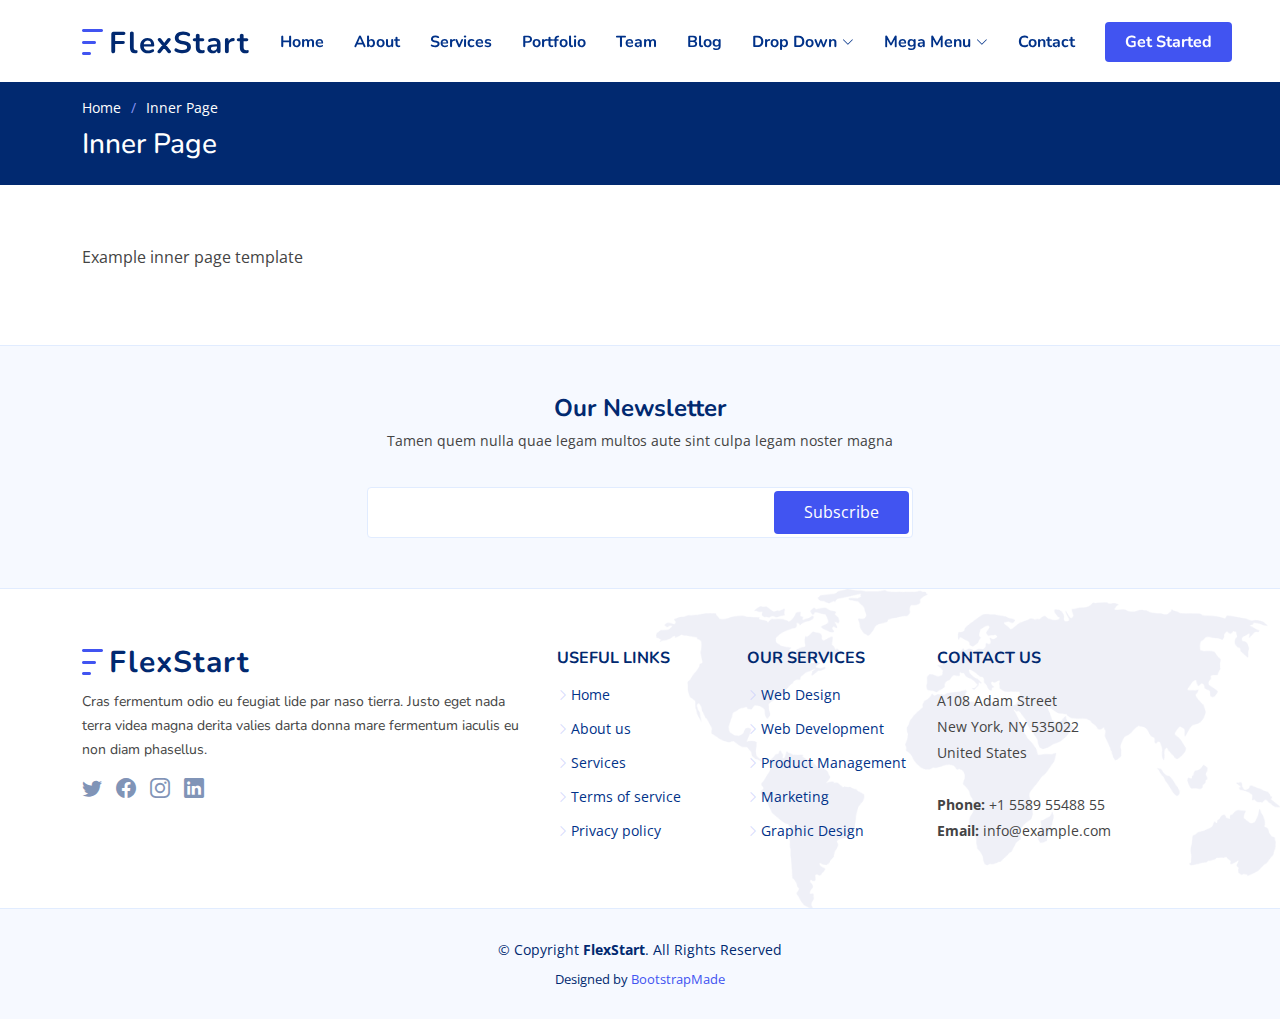
<file: inner-page.html>
<!DOCTYPE html>
<html lang="en">

<head>
  <meta charset="utf-8">
  <meta content="width=device-width, initial-scale=1.0" name="viewport">

  <title>Inner Page - FlexStart Bootstrap Template</title>
  <meta content="" name="description">
  <meta content="" name="keywords">

  <!-- Favicons -->
  <link href="assets/img/favicon.png" rel="icon">
  <link href="assets/img/apple-touch-icon.png" rel="apple-touch-icon">

  <!-- Google Fonts -->
  <link href="https://fonts.googleapis.com/css?family=Open+Sans:300,300i,400,400i,600,600i,700,700i|Nunito:300,300i,400,400i,600,600i,700,700i|Poppins:300,300i,400,400i,500,500i,600,600i,700,700i" rel="stylesheet">

  <!-- Vendor CSS Files -->
  <link href="assets/vendor/aos/aos.css" rel="stylesheet">
  <link href="assets/vendor/bootstrap/css/bootstrap.min.css" rel="stylesheet">
  <link href="assets/vendor/bootstrap-icons/bootstrap-icons.css" rel="stylesheet">
  <link href="assets/vendor/glightbox/css/glightbox.min.css" rel="stylesheet">
  <link href="assets/vendor/remixicon/remixicon.css" rel="stylesheet">
  <link href="assets/vendor/swiper/swiper-bundle.min.css" rel="stylesheet">

  <!-- Template Main CSS File -->
  <link href="assets/css/style.css" rel="stylesheet">

  <!-- =======================================================
  * Template Name: FlexStart
  * Updated: Jun 04 2023 with Bootstrap v5.3.0
  * Template URL: https://bootstrapmade.com/flexstart-bootstrap-startup-template/
  * Author: BootstrapMade.com
  * License: https://bootstrapmade.com/license/
  ======================================================== -->
</head>

<body>

  <!-- ======= Header ======= -->
  <header id="header" class="header fixed-top">
    <div class="container-fluid container-xl d-flex align-items-center justify-content-between">

      <a href="index.html" class="logo d-flex align-items-center">
        <img src="assets/img/logo.png" alt="">
        <span>FlexStart</span>
      </a>

      <nav id="navbar" class="navbar">
        <ul>
          <li><a class="nav-link scrollto " href="#hero">Home</a></li>
          <li><a class="nav-link scrollto" href="#about">About</a></li>
          <li><a class="nav-link scrollto" href="#services">Services</a></li>
          <li><a class="nav-link scrollto" href="#portfolio">Portfolio</a></li>
          <li><a class="nav-link scrollto" href="#team">Team</a></li>
          <li><a href="blog.html">Blog</a></li>
          <li class="dropdown"><a href="#"><span>Drop Down</span> <i class="bi bi-chevron-down"></i></a>
            <ul>
              <li><a href="#">Drop Down 1</a></li>
              <li class="dropdown"><a href="#"><span>Deep Drop Down</span> <i class="bi bi-chevron-right"></i></a>
                <ul>
                  <li><a href="#">Deep Drop Down 1</a></li>
                  <li><a href="#">Deep Drop Down 2</a></li>
                  <li><a href="#">Deep Drop Down 3</a></li>
                  <li><a href="#">Deep Drop Down 4</a></li>
                  <li><a href="#">Deep Drop Down 5</a></li>
                </ul>
              </li>
              <li><a href="#">Drop Down 2</a></li>
              <li><a href="#">Drop Down 3</a></li>
              <li><a href="#">Drop Down 4</a></li>
            </ul>
          </li>

          <li class="dropdown megamenu"><a href="#"><span>Mega Menu</span> <i class="bi bi-chevron-down"></i></a>
            <ul>
              <li>
                <a href="#">Column 1 link 1</a>
                <a href="#">Column 1 link 2</a>
                <a href="#">Column 1 link 3</a>
              </li>
              <li>
                <a href="#">Column 2 link 1</a>
                <a href="#">Column 2 link 2</a>
                <a href="#">Column 3 link 3</a>
              </li>
              <li>
                <a href="#">Column 3 link 1</a>
                <a href="#">Column 3 link 2</a>
                <a href="#">Column 3 link 3</a>
              </li>
              <li>
                <a href="#">Column 4 link 1</a>
                <a href="#">Column 4 link 2</a>
                <a href="#">Column 4 link 3</a>
              </li>
            </ul>
          </li>

          <li><a class="nav-link scrollto" href="#contact">Contact</a></li>
          <li><a class="getstarted scrollto" href="#about">Get Started</a></li>
        </ul>
        <i class="bi bi-list mobile-nav-toggle"></i>
      </nav><!-- .navbar -->

    </div>
  </header><!-- End Header -->

  <main id="main">

    <!-- ======= Breadcrumbs ======= -->
    <section class="breadcrumbs">
      <div class="container">

        <ol>
          <li><a href="index.html">Home</a></li>
          <li>Inner Page</li>
        </ol>
        <h2>Inner Page</h2>

      </div>
    </section><!-- End Breadcrumbs -->

    <section class="inner-page">
      <div class="container">
        <p>
          Example inner page template
        </p>
      </div>
    </section>

  </main><!-- End #main -->

  <!-- ======= Footer ======= -->
  <footer id="footer" class="footer">

    <div class="footer-newsletter">
      <div class="container">
        <div class="row justify-content-center">
          <div class="col-lg-12 text-center">
            <h4>Our Newsletter</h4>
            <p>Tamen quem nulla quae legam multos aute sint culpa legam noster magna</p>
          </div>
          <div class="col-lg-6">
            <form action="" method="post">
              <input type="email" name="email"><input type="submit" value="Subscribe">
            </form>
          </div>
        </div>
      </div>
    </div>

    <div class="footer-top">
      <div class="container">
        <div class="row gy-4">
          <div class="col-lg-5 col-md-12 footer-info">
            <a href="index.html" class="logo d-flex align-items-center">
              <img src="assets/img/logo.png" alt="">
              <span>FlexStart</span>
            </a>
            <p>Cras fermentum odio eu feugiat lide par naso tierra. Justo eget nada terra videa magna derita valies darta donna mare fermentum iaculis eu non diam phasellus.</p>
            <div class="social-links mt-3">
              <a href="#" class="twitter"><i class="bi bi-twitter"></i></a>
              <a href="#" class="facebook"><i class="bi bi-facebook"></i></a>
              <a href="#" class="instagram"><i class="bi bi-instagram"></i></a>
              <a href="#" class="linkedin"><i class="bi bi-linkedin"></i></a>
            </div>
          </div>

          <div class="col-lg-2 col-6 footer-links">
            <h4>Useful Links</h4>
            <ul>
              <li><i class="bi bi-chevron-right"></i> <a href="#">Home</a></li>
              <li><i class="bi bi-chevron-right"></i> <a href="#">About us</a></li>
              <li><i class="bi bi-chevron-right"></i> <a href="#">Services</a></li>
              <li><i class="bi bi-chevron-right"></i> <a href="#">Terms of service</a></li>
              <li><i class="bi bi-chevron-right"></i> <a href="#">Privacy policy</a></li>
            </ul>
          </div>

          <div class="col-lg-2 col-6 footer-links">
            <h4>Our Services</h4>
            <ul>
              <li><i class="bi bi-chevron-right"></i> <a href="#">Web Design</a></li>
              <li><i class="bi bi-chevron-right"></i> <a href="#">Web Development</a></li>
              <li><i class="bi bi-chevron-right"></i> <a href="#">Product Management</a></li>
              <li><i class="bi bi-chevron-right"></i> <a href="#">Marketing</a></li>
              <li><i class="bi bi-chevron-right"></i> <a href="#">Graphic Design</a></li>
            </ul>
          </div>

          <div class="col-lg-3 col-md-12 footer-contact text-center text-md-start">
            <h4>Contact Us</h4>
            <p>
              A108 Adam Street <br>
              New York, NY 535022<br>
              United States <br><br>
              <strong>Phone:</strong> +1 5589 55488 55<br>
              <strong>Email:</strong> info@example.com<br>
            </p>

          </div>

        </div>
      </div>
    </div>

    <div class="container">
      <div class="copyright">
        &copy; Copyright <strong><span>FlexStart</span></strong>. All Rights Reserved
      </div>
      <div class="credits">
        <!-- All the links in the footer should remain intact. -->
        <!-- You can delete the links only if you purchased the pro version. -->
        <!-- Licensing information: https://bootstrapmade.com/license/ -->
        <!-- Purchase the pro version with working PHP/AJAX contact form: https://bootstrapmade.com/flexstart-bootstrap-startup-template/ -->
        Designed by <a href="https://bootstrapmade.com/">BootstrapMade</a>
      </div>
    </div>
  </footer><!-- End Footer -->

  <a href="#" class="back-to-top d-flex align-items-center justify-content-center"><i class="bi bi-arrow-up-short"></i></a>

  <!-- Vendor JS Files -->
  <script src="assets/vendor/purecounter/purecounter_vanilla.js"></script>
  <script src="assets/vendor/aos/aos.js"></script>
  <script src="assets/vendor/bootstrap/js/bootstrap.bundle.min.js"></script>
  <script src="assets/vendor/glightbox/js/glightbox.min.js"></script>
  <script src="assets/vendor/isotope-layout/isotope.pkgd.min.js"></script>
  <script src="assets/vendor/swiper/swiper-bundle.min.js"></script>
  <script src="assets/vendor/php-email-form/validate.js"></script>

  <!-- Template Main JS File -->
  <script src="assets/js/main.js"></script>

</body>

</html>
</file>
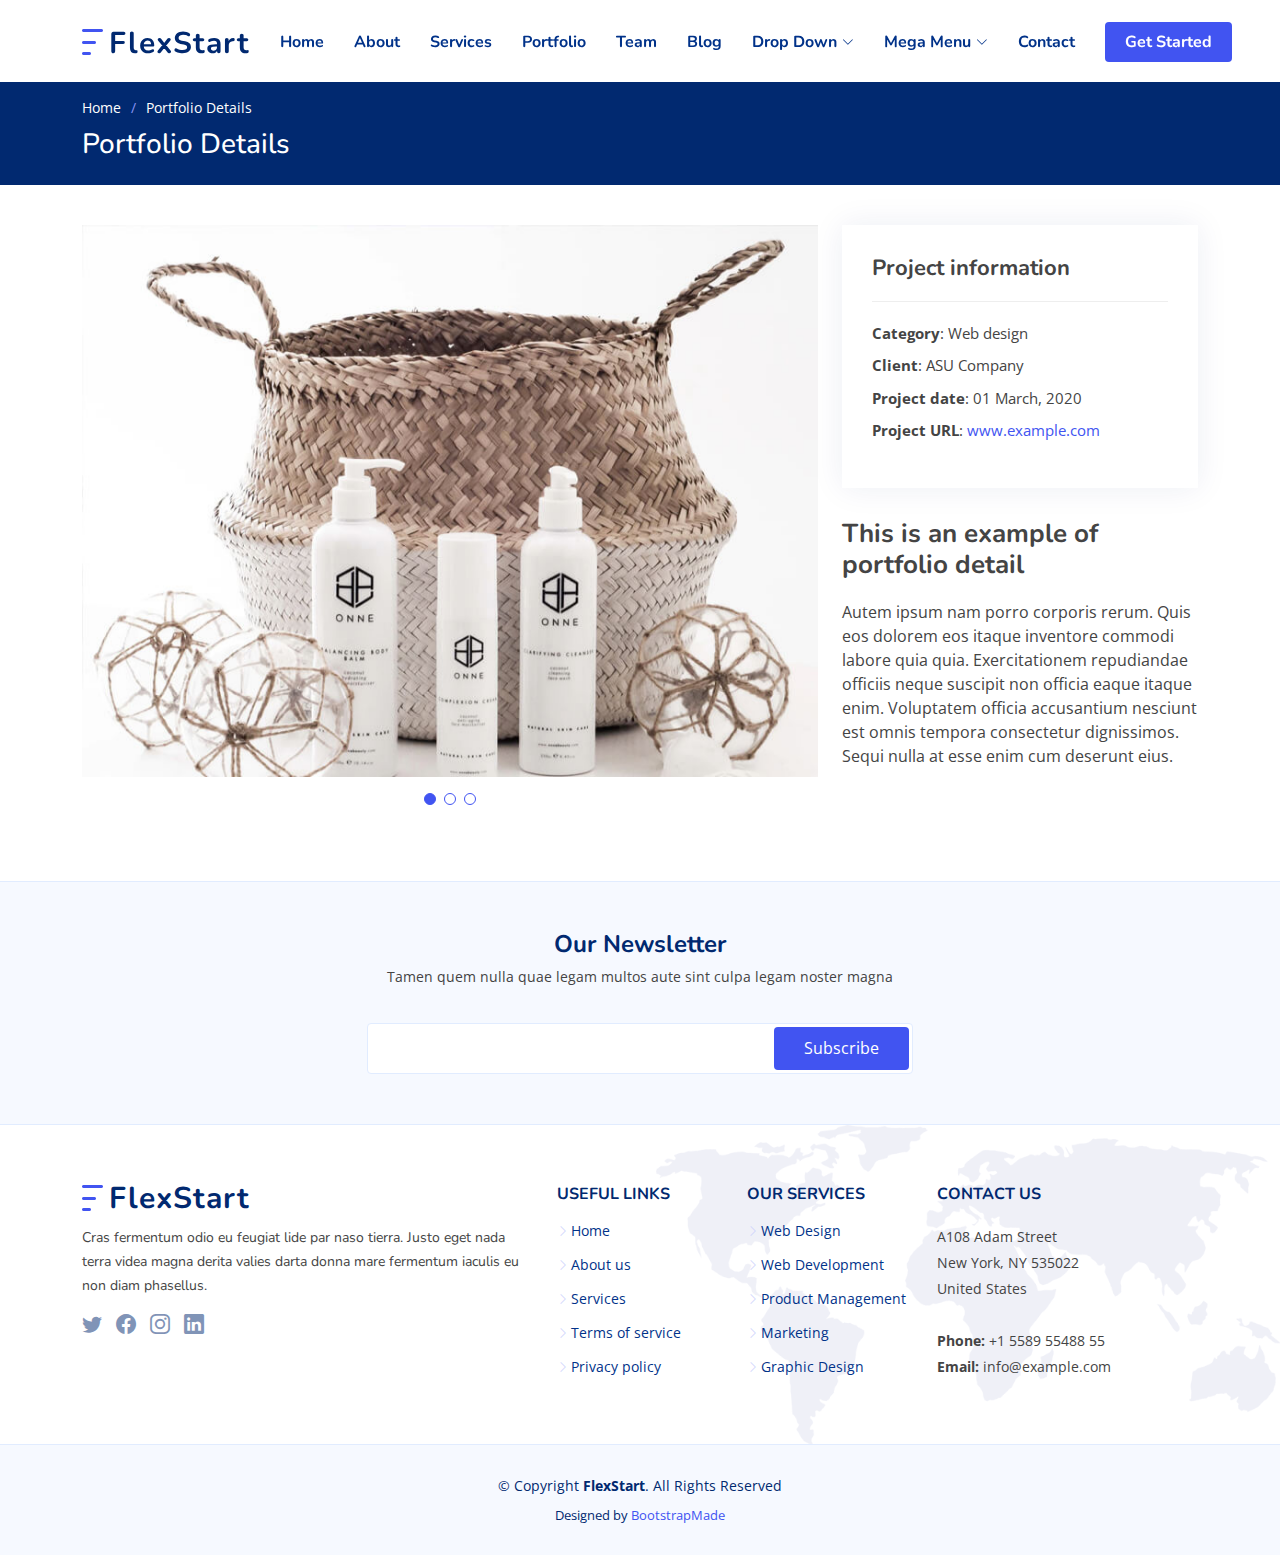
<file: portfolio-details.html>
<!DOCTYPE html>
<html lang="en">

<head>
  <meta charset="utf-8">
  <meta content="width=device-width, initial-scale=1.0" name="viewport">

  <title>Portfolio Details - FlexStart Bootstrap Template</title>
  <meta content="" name="description">
  <meta content="" name="keywords">

  <!-- Favicons -->
  <link href="assets/img/favicon.png" rel="icon">
  <link href="assets/img/apple-touch-icon.png" rel="apple-touch-icon">

  <!-- Google Fonts -->
  <link href="https://fonts.googleapis.com/css?family=Open+Sans:300,300i,400,400i,600,600i,700,700i|Nunito:300,300i,400,400i,600,600i,700,700i|Poppins:300,300i,400,400i,500,500i,600,600i,700,700i" rel="stylesheet">

  <!-- Vendor CSS Files -->
  <link href="assets/vendor/aos/aos.css" rel="stylesheet">
  <link href="assets/vendor/bootstrap/css/bootstrap.min.css" rel="stylesheet">
  <link href="assets/vendor/bootstrap-icons/bootstrap-icons.css" rel="stylesheet">
  <link href="assets/vendor/glightbox/css/glightbox.min.css" rel="stylesheet">
  <link href="assets/vendor/remixicon/remixicon.css" rel="stylesheet">
  <link href="assets/vendor/swiper/swiper-bundle.min.css" rel="stylesheet">

  <!-- Template Main CSS File -->
  <link href="assets/css/style.css" rel="stylesheet">

  <!-- =======================================================
  * Template Name: FlexStart
  * Updated: Jun 04 2023 with Bootstrap v5.3.0
  * Template URL: https://bootstrapmade.com/flexstart-bootstrap-startup-template/
  * Author: BootstrapMade.com
  * License: https://bootstrapmade.com/license/
  ======================================================== -->
</head>

<body>

  <!-- ======= Header ======= -->
  <header id="header" class="header fixed-top">
    <div class="container-fluid container-xl d-flex align-items-center justify-content-between">

      <a href="index.html" class="logo d-flex align-items-center">
        <img src="assets/img/logo.png" alt="">
        <span>FlexStart</span>
      </a>

      <nav id="navbar" class="navbar">
        <ul>
          <li><a class="nav-link scrollto " href="#hero">Home</a></li>
          <li><a class="nav-link scrollto" href="#about">About</a></li>
          <li><a class="nav-link scrollto" href="#services">Services</a></li>
          <li><a class="nav-link scrollto" href="#portfolio">Portfolio</a></li>
          <li><a class="nav-link scrollto" href="#team">Team</a></li>
          <li><a href="blog.html">Blog</a></li>
          <li class="dropdown"><a href="#"><span>Drop Down</span> <i class="bi bi-chevron-down"></i></a>
            <ul>
              <li><a href="#">Drop Down 1</a></li>
              <li class="dropdown"><a href="#"><span>Deep Drop Down</span> <i class="bi bi-chevron-right"></i></a>
                <ul>
                  <li><a href="#">Deep Drop Down 1</a></li>
                  <li><a href="#">Deep Drop Down 2</a></li>
                  <li><a href="#">Deep Drop Down 3</a></li>
                  <li><a href="#">Deep Drop Down 4</a></li>
                  <li><a href="#">Deep Drop Down 5</a></li>
                </ul>
              </li>
              <li><a href="#">Drop Down 2</a></li>
              <li><a href="#">Drop Down 3</a></li>
              <li><a href="#">Drop Down 4</a></li>
            </ul>
          </li>

          <li class="dropdown megamenu"><a href="#"><span>Mega Menu</span> <i class="bi bi-chevron-down"></i></a>
            <ul>
              <li>
                <a href="#">Column 1 link 1</a>
                <a href="#">Column 1 link 2</a>
                <a href="#">Column 1 link 3</a>
              </li>
              <li>
                <a href="#">Column 2 link 1</a>
                <a href="#">Column 2 link 2</a>
                <a href="#">Column 3 link 3</a>
              </li>
              <li>
                <a href="#">Column 3 link 1</a>
                <a href="#">Column 3 link 2</a>
                <a href="#">Column 3 link 3</a>
              </li>
              <li>
                <a href="#">Column 4 link 1</a>
                <a href="#">Column 4 link 2</a>
                <a href="#">Column 4 link 3</a>
              </li>
            </ul>
          </li>

          <li><a class="nav-link scrollto" href="#contact">Contact</a></li>
          <li><a class="getstarted scrollto" href="#about">Get Started</a></li>
        </ul>
        <i class="bi bi-list mobile-nav-toggle"></i>
      </nav><!-- .navbar -->

    </div>
  </header><!-- End Header -->

  <main id="main">

    <!-- ======= Breadcrumbs ======= -->
    <section class="breadcrumbs">
      <div class="container">

        <ol>
          <li><a href="index.html">Home</a></li>
          <li>Portfolio Details</li>
        </ol>
        <h2>Portfolio Details</h2>

      </div>
    </section><!-- End Breadcrumbs -->

    <!-- ======= Portfolio Details Section ======= -->
    <section id="portfolio-details" class="portfolio-details">
      <div class="container">

        <div class="row gy-4">

          <div class="col-lg-8">
            <div class="portfolio-details-slider swiper">
              <div class="swiper-wrapper align-items-center">

                <div class="swiper-slide">
                  <img src="assets/img/portfolio/portfolio-1.jpg" alt="">
                </div>

                <div class="swiper-slide">
                  <img src="assets/img/portfolio/portfolio-2.jpg" alt="">
                </div>

                <div class="swiper-slide">
                  <img src="assets/img/portfolio/portfolio-3.jpg" alt="">
                </div>

              </div>
              <div class="swiper-pagination"></div>
            </div>
          </div>

          <div class="col-lg-4">
            <div class="portfolio-info">
              <h3>Project information</h3>
              <ul>
                <li><strong>Category</strong>: Web design</li>
                <li><strong>Client</strong>: ASU Company</li>
                <li><strong>Project date</strong>: 01 March, 2020</li>
                <li><strong>Project URL</strong>: <a href="#">www.example.com</a></li>
              </ul>
            </div>
            <div class="portfolio-description">
              <h2>This is an example of portfolio detail</h2>
              <p>
                Autem ipsum nam porro corporis rerum. Quis eos dolorem eos itaque inventore commodi labore quia quia. Exercitationem repudiandae officiis neque suscipit non officia eaque itaque enim. Voluptatem officia accusantium nesciunt est omnis tempora consectetur dignissimos. Sequi nulla at esse enim cum deserunt eius.
              </p>
            </div>
          </div>

        </div>

      </div>
    </section><!-- End Portfolio Details Section -->

  </main><!-- End #main -->

  <!-- ======= Footer ======= -->
  <footer id="footer" class="footer">

    <div class="footer-newsletter">
      <div class="container">
        <div class="row justify-content-center">
          <div class="col-lg-12 text-center">
            <h4>Our Newsletter</h4>
            <p>Tamen quem nulla quae legam multos aute sint culpa legam noster magna</p>
          </div>
          <div class="col-lg-6">
            <form action="" method="post">
              <input type="email" name="email"><input type="submit" value="Subscribe">
            </form>
          </div>
        </div>
      </div>
    </div>

    <div class="footer-top">
      <div class="container">
        <div class="row gy-4">
          <div class="col-lg-5 col-md-12 footer-info">
            <a href="index.html" class="logo d-flex align-items-center">
              <img src="assets/img/logo.png" alt="">
              <span>FlexStart</span>
            </a>
            <p>Cras fermentum odio eu feugiat lide par naso tierra. Justo eget nada terra videa magna derita valies darta donna mare fermentum iaculis eu non diam phasellus.</p>
            <div class="social-links mt-3">
              <a href="#" class="twitter"><i class="bi bi-twitter"></i></a>
              <a href="#" class="facebook"><i class="bi bi-facebook"></i></a>
              <a href="#" class="instagram"><i class="bi bi-instagram"></i></a>
              <a href="#" class="linkedin"><i class="bi bi-linkedin"></i></a>
            </div>
          </div>

          <div class="col-lg-2 col-6 footer-links">
            <h4>Useful Links</h4>
            <ul>
              <li><i class="bi bi-chevron-right"></i> <a href="#">Home</a></li>
              <li><i class="bi bi-chevron-right"></i> <a href="#">About us</a></li>
              <li><i class="bi bi-chevron-right"></i> <a href="#">Services</a></li>
              <li><i class="bi bi-chevron-right"></i> <a href="#">Terms of service</a></li>
              <li><i class="bi bi-chevron-right"></i> <a href="#">Privacy policy</a></li>
            </ul>
          </div>

          <div class="col-lg-2 col-6 footer-links">
            <h4>Our Services</h4>
            <ul>
              <li><i class="bi bi-chevron-right"></i> <a href="#">Web Design</a></li>
              <li><i class="bi bi-chevron-right"></i> <a href="#">Web Development</a></li>
              <li><i class="bi bi-chevron-right"></i> <a href="#">Product Management</a></li>
              <li><i class="bi bi-chevron-right"></i> <a href="#">Marketing</a></li>
              <li><i class="bi bi-chevron-right"></i> <a href="#">Graphic Design</a></li>
            </ul>
          </div>

          <div class="col-lg-3 col-md-12 footer-contact text-center text-md-start">
            <h4>Contact Us</h4>
            <p>
              A108 Adam Street <br>
              New York, NY 535022<br>
              United States <br><br>
              <strong>Phone:</strong> +1 5589 55488 55<br>
              <strong>Email:</strong> info@example.com<br>
            </p>

          </div>

        </div>
      </div>
    </div>

    <div class="container">
      <div class="copyright">
        &copy; Copyright <strong><span>FlexStart</span></strong>. All Rights Reserved
      </div>
      <div class="credits">
        <!-- All the links in the footer should remain intact. -->
        <!-- You can delete the links only if you purchased the pro version. -->
        <!-- Licensing information: https://bootstrapmade.com/license/ -->
        <!-- Purchase the pro version with working PHP/AJAX contact form: https://bootstrapmade.com/flexstart-bootstrap-startup-template/ -->
        Designed by <a href="https://bootstrapmade.com/">BootstrapMade</a>
      </div>
    </div>
  </footer><!-- End Footer -->

  <a href="#" class="back-to-top d-flex align-items-center justify-content-center"><i class="bi bi-arrow-up-short"></i></a>

  <!-- Vendor JS Files -->
  <script src="assets/vendor/purecounter/purecounter_vanilla.js"></script>
  <script src="assets/vendor/aos/aos.js"></script>
  <script src="assets/vendor/bootstrap/js/bootstrap.bundle.min.js"></script>
  <script src="assets/vendor/glightbox/js/glightbox.min.js"></script>
  <script src="assets/vendor/isotope-layout/isotope.pkgd.min.js"></script>
  <script src="assets/vendor/swiper/swiper-bundle.min.js"></script>
  <script src="assets/vendor/php-email-form/validate.js"></script>

  <!-- Template Main JS File -->
  <script src="assets/js/main.js"></script>

</body>

</html>
</file>
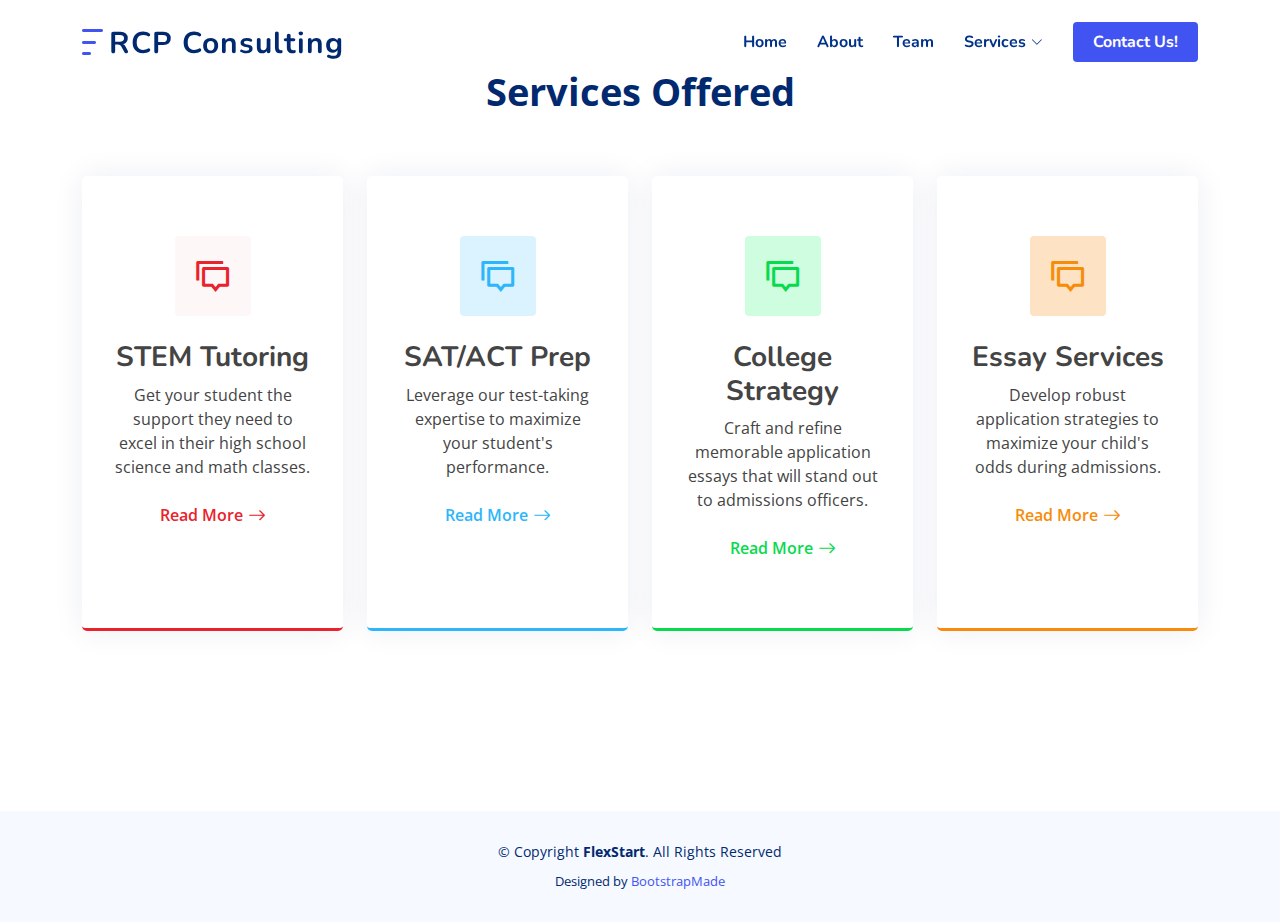
<file: services.html>
<!DOCTYPE html>
<html lang="en">

<head>
  <meta charset="utf-8">
  <meta content="width=device-width, initial-scale=1.0" name="viewport">

  <title>Services</title>
  <meta content="" name="description">
  <meta content="" name="keywords">

  <!-- Favicons -->
  <link href="assets/img/favicon.png" rel="icon">
  <link href="assets/img/apple-touch-icon.png" rel="apple-touch-icon">

  <!-- Google Fonts -->
  <link href="https://fonts.googleapis.com/css?family=Open+Sans:300,300i,400,400i,600,600i,700,700i|Nunito:300,300i,400,400i,600,600i,700,700i|Poppins:300,300i,400,400i,500,500i,600,600i,700,700i" rel="stylesheet">

  <!-- Vendor CSS Files -->
  <link href="assets/vendor/aos/aos.css" rel="stylesheet">
  <link href="assets/vendor/bootstrap/css/bootstrap.min.css" rel="stylesheet">
  <link href="assets/vendor/bootstrap-icons/bootstrap-icons.css" rel="stylesheet">
  <link href="assets/vendor/glightbox/css/glightbox.min.css" rel="stylesheet">
  <link href="assets/vendor/remixicon/remixicon.css" rel="stylesheet">
  <link href="assets/vendor/swiper/swiper-bundle.min.css" rel="stylesheet">

  <!-- Template Main CSS File -->
  <link href="assets/css/style.css" rel="stylesheet">

  <!-- =======================================================
  * Template Name: FlexStart
  * Updated: Jun 04 2023 with Bootstrap v5.3.0
  * Template URL: https://bootstrapmade.com/flexstart-bootstrap-startup-template/
  * Author: BootstrapMade.com
  * License: https://bootstrapmade.com/license/
  ======================================================== -->
</head>

<body>

<!-- ======= Header ======= -->
  <header id="header" class="header fixed-top">
    <div class="container-fluid container-xl d-flex align-items-center justify-content-between">

      <a href="index.html" class="logo d-flex align-items-center">
        <img src="assets/img/logo.png" alt="">
        <span>RCP Consulting</span>
      </a>

      <nav id="navbar" class="navbar">
        <ul>
          <li><a class="nav-link scrollto " href="">Home</a></li>
          <li><a class="nav-link scrollto" href="about.html">About</a></li>
		  <li><a class="nav-link scrollto" href="team.html">Team</a></li>
          <li class="dropdown"><a href="#"><span>Services</span> <i class="bi bi-chevron-down"></i></a>
            <ul>
              <li class="dropdown"><a href="#"><span>Tutoring</span> <i class="bi bi-chevron-right"></i></a>
                <ul>
                  <li><a href="#">STEM Courses</a></li>
                  <li><a href="#">SAT/ACT Prep</a></li>
                </ul>
              </li>
			  <li class="dropdown"><a href="#"><span>College Counseling</span> <i class="bi bi-chevron-right"></i></a>
                <ul>
                  <li><a href="#">College Strategy</a></li>
                  <li><a href="#">Essay Services</a></li>
                </ul>
              </li>
            </ul>
          </li>
          
          <li><a class="getstarted scrollto" href="contact.html">Contact Us!</a></li>
        </ul>
        <i class="bi bi-list mobile-nav-toggle"></i>
      </nav><!-- .navbar -->

    </div>
  </header>
<!-- End Header -->

  <main id="main">
  
<!-- ======= Services Section ======= -->
    <section id="services" class="services">

      <div class="container" data-aos="fade-up">

        <header class="section-header">
          <p>Services Offered</p>
			<br>
        </header>

        <div class="row gy-4">

          <div class="col-lg-3 col-md-3" data-aos="fade-up" data-aos-delay="200">
            <div class="service-box red">
              <i class="ri-discuss-line icon"></i>
              <h3>STEM Tutoring</h3>
              <p>Get your student the support they need to excel in their high school science and math classes.</p>
              <a href="#" class="read-more"><span>Read More</span> <i class="bi bi-arrow-right"></i></a>
            </div>
          </div>
			
		<div class="col-lg-3 col-md-3" data-aos="fade-up" data-aos-delay="300">
            <div class="service-box blue">
              <i class="ri-discuss-line icon"></i>
              <h3>SAT/ACT Prep</h3>
              <p>Leverage our test-taking expertise to maximize your student's performance.</p>
              <a href="#" class="read-more"><span>Read More</span> <i class="bi bi-arrow-right"></i></a>
            </div>
          </div>
			
			<div class="col-lg-3 col-md-3" data-aos="fade-up" data-aos-delay="400">
            <div class="service-box green">
              <i class="ri-discuss-line icon"></i>
              <h3>College Strategy</h3>
              <p>Craft and refine memorable application essays that will stand out to admissions officers.</p>
              <a href="#" class="read-more"><span>Read More</span> <i class="bi bi-arrow-right"></i></a>
            </div>
          </div>
			
			<div class="col-lg-3 col-md-3" data-aos="fade-up" data-aos-delay="500">
            <div class="service-box orange">
              <i class="ri-discuss-line icon"></i>
              <h3>Essay Services</h3>
              <p>Develop robust application strategies to maximize your child's odds during admissions.</p>
              <a href="#" class="read-more"><span>Read More</span> <i class="bi bi-arrow-right"></i></a>
            </div>
          </div>
         

        </div>

      </div>

    </section><!-- End Services Section -->
	  <br>
	  <br>
	  <br>
	  <br>
	  <br>
  </main><!-- End #main -->

  <!-- ======= Footer ======= -->
  <footer id="footer" class="footer">
    <div class="container">
      <div class="copyright">
        &copy; Copyright <strong><span>FlexStart</span></strong>. All Rights Reserved
      </div>
      <div class="credits">
        <!-- All the links in the footer should remain intact. -->
        <!-- You can delete the links only if you purchased the pro version. -->
        <!-- Licensing information: https://bootstrapmade.com/license/ -->
        <!-- Purchase the pro version with working PHP/AJAX contact form: https://bootstrapmade.com/flexstart-bootstrap-startup-template/ -->
        Designed by <a href="https://bootstrapmade.com/">BootstrapMade</a>
      </div>
    </div>
  </footer><!-- End Footer -->

  <a href="#" class="back-to-top d-flex align-items-center justify-content-center"><i class="bi bi-arrow-up-short"></i></a>

  <!-- Vendor JS Files -->
  <script src="assets/vendor/purecounter/purecounter_vanilla.js"></script>
  <script src="assets/vendor/aos/aos.js"></script>
  <script src="assets/vendor/bootstrap/js/bootstrap.bundle.min.js"></script>
  <script src="assets/vendor/glightbox/js/glightbox.min.js"></script>
  <script src="assets/vendor/isotope-layout/isotope.pkgd.min.js"></script>
  <script src="assets/vendor/swiper/swiper-bundle.min.js"></script>
  <script src="assets/vendor/php-email-form/validate.js"></script>

  <!-- Template Main JS File -->
  <script src="assets/js/main.js"></script>

</body>

</html>
</file>
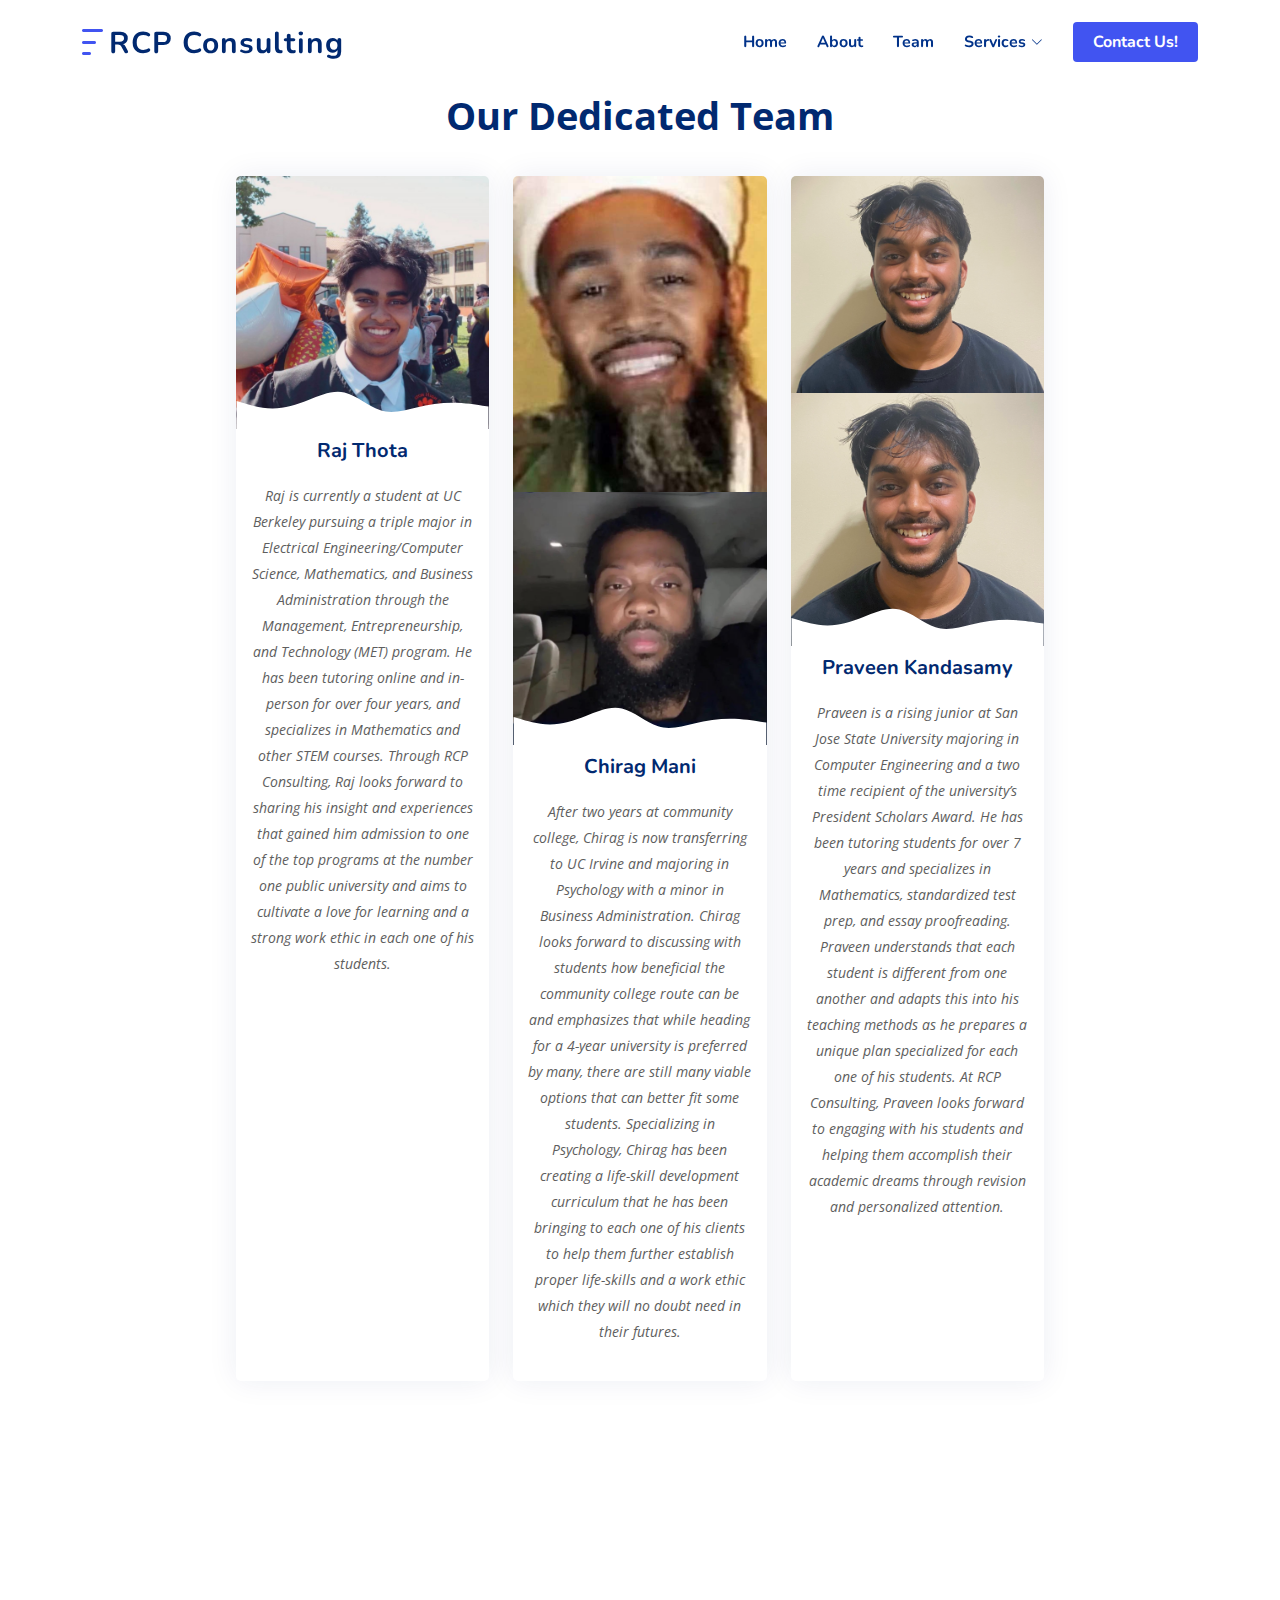
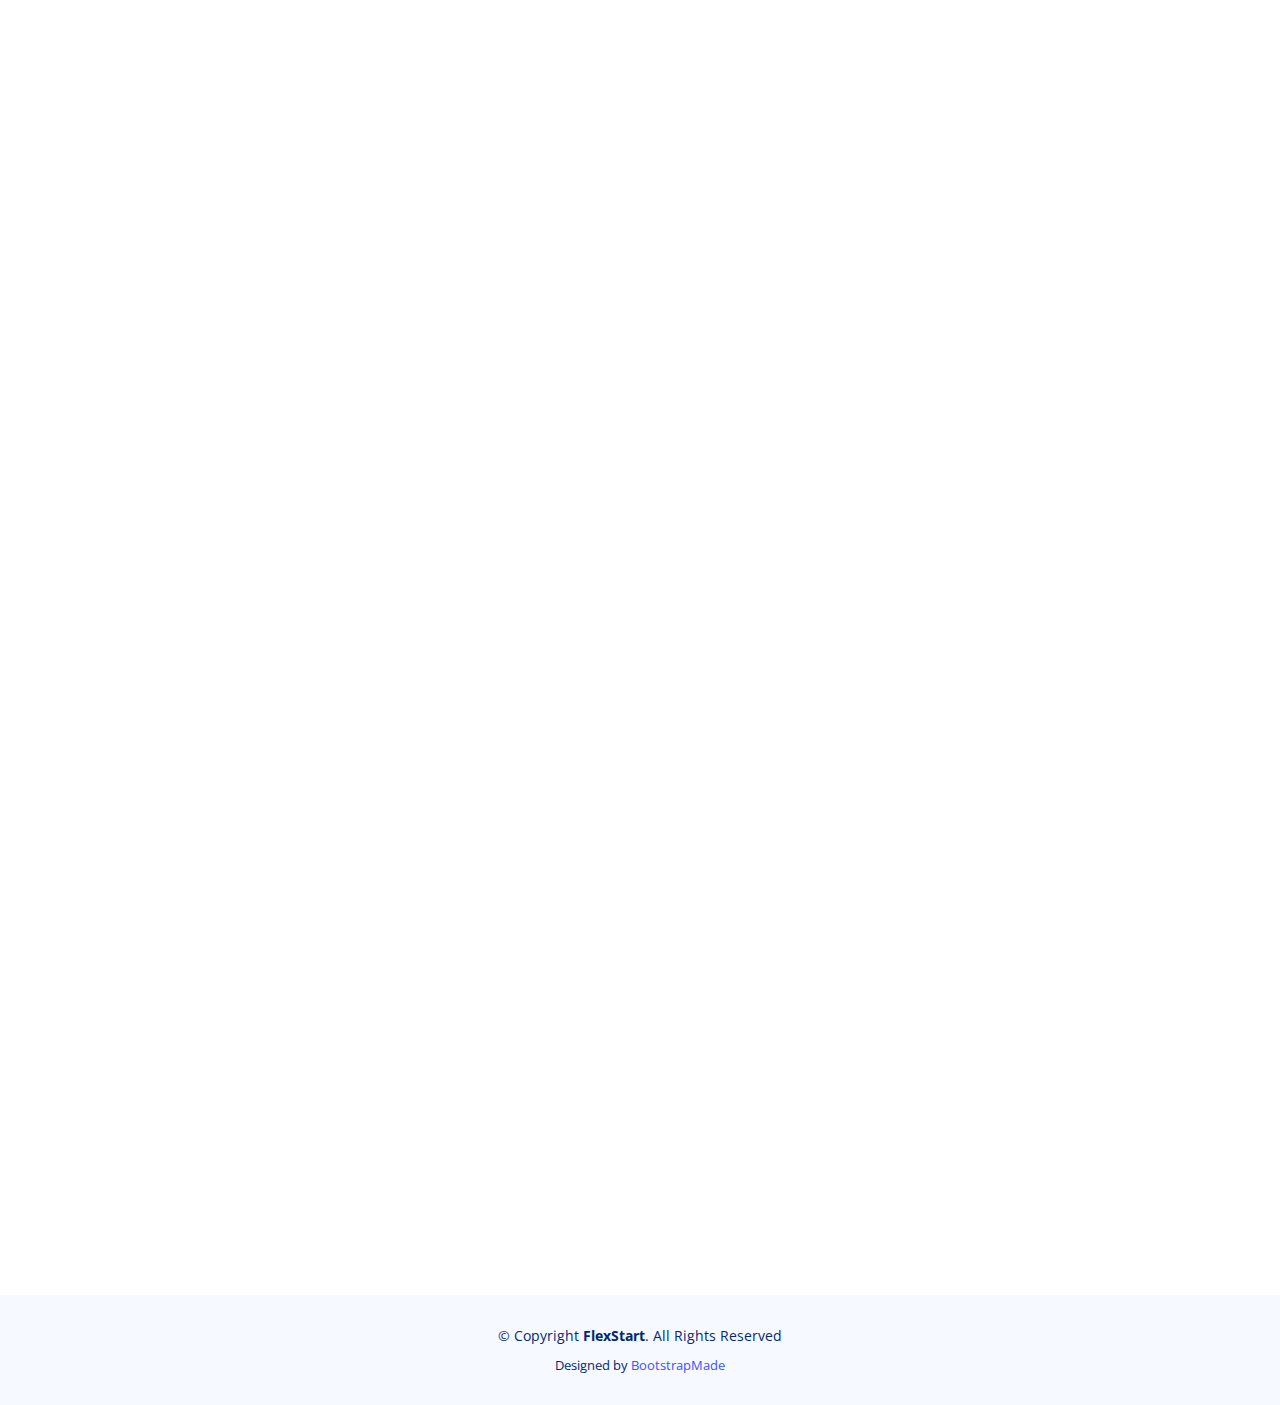
<file: team.html>
<!DOCTYPE html>
<html lang="en">

<head>
  <meta charset="utf-8">
  <meta content="width=device-width, initial-scale=1.0" name="viewport">

  <title>RCP Consulting - Home</title>
  <meta content="" name="description">
  <meta content="" name="keywords">

  <!-- Favicons -->
  <link href="assets/img/favicon.png" rel="icon">
  <link href="assets/img/apple-touch-icon.png" rel="apple-touch-icon">

  <!-- Google Fonts -->
  <link href="https://fonts.googleapis.com/css?family=Open+Sans:300,300i,400,400i,600,600i,700,700i|Nunito:300,300i,400,400i,600,600i,700,700i|Poppins:300,300i,400,400i,500,500i,600,600i,700,700i" rel="stylesheet">

  <!-- Vendor CSS Files -->
  <link href="assets/vendor/aos/aos.css" rel="stylesheet">
  <link href="assets/vendor/bootstrap/css/bootstrap.min.css" rel="stylesheet">
  <link href="assets/vendor/bootstrap-icons/bootstrap-icons.css" rel="stylesheet">
  <link href="assets/vendor/glightbox/css/glightbox.min.css" rel="stylesheet">
  <link href="assets/vendor/remixicon/remixicon.css" rel="stylesheet">
  <link href="assets/vendor/swiper/swiper-bundle.min.css" rel="stylesheet">

  <!-- Template Main CSS File -->
  <link href="assets/css/style.css" rel="stylesheet">

  <!-- =======================================================
  * Template Name: FlexStart
  * Updated: Jun 04 2023 with Bootstrap v5.3.0
  * Template URL: https://bootstrapmade.com/flexstart-bootstrap-startup-template/
  * Author: BootstrapMade.com
  * License: https://bootstrapmade.com/license/
  ======================================================== -->
</head>

<body>

<!-- ======= Header ======= -->
  <header id="header" class="header fixed-top">
    <div class="container-fluid container-xl d-flex align-items-center justify-content-between">

      <a href="index.html" class="logo d-flex align-items-center">
        <img src="assets/img/logo.png" alt="">
        <span>RCP Consulting</span>
      </a>

      <nav id="navbar" class="navbar">
        <ul>
          <li><a class="nav-link scrollto " href="index.html">Home</a></li>
          <li><a class="nav-link scrollto" href="about.html">About</a></li>
		  <li><a class="nav-link scrollto" href="">Team</a></li>
          <li class="dropdown"><a href="#"><span>Services</span> <i class="bi bi-chevron-down"></i></a>
            <ul>
              <li class="dropdown"><a href="#"><span>Tutoring</span> <i class="bi bi-chevron-right"></i></a>
                <ul>
                  <li><a href="#">STEM Courses</a></li>
                  <li><a href="#">SAT/ACT Prep</a></li>
                </ul>
              </li>
			  <li class="dropdown"><a href="#"><span>College Counseling</span> <i class="bi bi-chevron-right"></i></a>
                <ul>
                  <li><a href="#">College Strategy</a></li>
                  <li><a href="#">Essay Services</a></li>
                </ul>
              </li>
            </ul>
          </li>
          
          <li><a class="getstarted scrollto" href="contact.html">Contact Us!</a></li>
        </ul>
        <i class="bi bi-list mobile-nav-toggle"></i>
      </nav><!-- .navbar -->

    </div>
  </header>
<!-- End Header -->

  <main id="main">
  

    <!-- ======= Team Section ======= -->
    <section id="team" class="team">

      <div style="width:65%;"class="container" data-aos="fade-up">

        <header class="section-header">
          <br>
          <p>Our Dedicated Team</p>
        </header>

        <div class="row gy-4">

          <div class="col-lg-4 col-md-4 d-flex align-items-stretch" data-aos="fade-up" data-aos-delay="100">
            <div class="member">
              <div class="member-img">
                <img src="assets/img/team/team-1.jpg" class="img-fluid" alt="">
                <div class="social">
                  <a href=""><i class="bi bi-linkedin"></i></a>
                </div>
              </div>
              <div class="member-info">
                <h4>Raj Thota</h4>
                <p>Raj is currently a student at UC Berkeley pursuing a triple major in Electrical Engineering/Computer Science, Mathematics, and Business Administration through the Management, Entrepreneurship, and Technology (MET) program. He has been tutoring online and in-person for over four years, and specializes in Mathematics and other STEM courses. Through RCP Consulting, Raj looks forward to sharing his insight and experiences that gained him admission to one of the top programs at the number one public university and aims to cultivate a love for learning and a strong work ethic in each one of his students.
                </p>
              </div>
            </div>
          </div>

          <div class="col-lg-4 col-md-4 d-flex align-items-stretch" data-aos="fade-up" data-aos-delay="200">
            <div class="member">
              <div class="member-img">

                <img src="assets/img/team/jPoole.jpg" class="img-fluid" alt="">

                <img src="assets/img/team/blackGuy2.jpg" class="img-fluid" alt="">

                <div class="social">
                  <a href=""><i class="bi bi-linkedin"></i></a>
                </div>
              </div>
              <div class="member-info">
                <h4>Chirag Mani</h4>
                <p>	After two years at community college, Chirag is now transferring to UC Irvine and majoring in Psychology with a minor in Business Administration. Chirag looks forward to discussing with students how beneficial the community college route can be and emphasizes that while heading for a 4-year university is preferred by many, there are still many viable options that can better fit some students. Specializing in Psychology, Chirag has been creating a life-skill development curriculum that he has been bringing to each one of his clients to help them further establish proper life-skills and a work ethic which they will no doubt need in their futures. </p>
              </div>
            </div>
          </div>

          <div class="col-lg-4 col-md-4 d-flex align-items-stretch" data-aos="fade-up" data-aos-delay="300">
            <div class="member">
              <div class="member-img">

                <img src="assets/img/team/profile.jpg" class="img-fluid" alt="">

                <img src="assets/img/team/profile1.jpg" class="img-fluid" alt="">

                <div class="social">
                  <a href=""><i class="bi bi-linkedin"></i></a>
                </div>
              </div>
              <div class="member-info">
                <h4>Praveen Kandasamy </h4>
                <!-- <span>CTO</span> -->
                <p>	Praveen is a rising junior at San Jose State University majoring in Computer Engineering and a two time recipient of the university’s President Scholars Award. He has been tutoring students for over 7 years and specializes in Mathematics, standardized test prep, and essay proofreading. Praveen understands that each student is different from one another and adapts this into his teaching methods as he prepares a unique plan specialized for each one of his students. At RCP Consulting, Praveen looks forward to engaging with his students and helping them accomplish their academic dreams through revision and personalized attention. 
                </p>
              </div>
            </div>
          </div>

        </div>

      </div>
		<br>
	<div style="width:40%;" class="container" data-aos="fade-up">

        <div class="row gy-4">

          <div class="col-lg-6 col-md-6 d-flex align-items-stretch" data-aos="fade-up" data-aos-delay="400">
            <div class="member">
              <div class="member-img">

                <img src="assets/img/team/blackGuy.jpg" class="img-fluid" alt="">

                <img src="assets/img/team/blackGuy2.jpg" class="img-fluid" alt="">

                <div class="social">
                  <a href=""><i class="bi bi-linkedin"></i></a>
                </div>
              </div>
              <div class="member-info">
                <h4>Vinay Baid </h4>
                <!-- <span>Chief Executive Officer</span> -->
                <p>Vinay is a student at UC Santa Barbara and is a part of the university's esteemed College of Creative Studies Physics research program where he is currently an active member of the Jayich Lab doing research in Atomic and Molecular Optics with an emphasis on ion trapping. With several years of tutoring and helping students under his belt along with his profound interest in Quantum Physics and Information Science, Vinay looks to apply his skills to benefit his students at RCP Consulting in any way. Vinay harbors ambitious goals of contributing to the forefront of technology and reflects his own desires to his students and motivates them to shoot for the stars and pursue whatever their heart desires.  
                </p>
              </div>
            </div>
          </div>

          <div class="col-lg-6 col-md-6 d-flex align-items-stretch" data-aos="fade-up" data-aos-delay="500">
            <div class="member">
              <div class="member-img">

                <img src="assets/img/team/renesh.jpg" class="img-fluid" alt="">

                <img src="assets/img/team/renesh1.jpg" class="img-fluid" alt="">

                <div class="social">
                  <a href=""><i class="bi bi-linkedin"></i></a>
                </div>
              </div>
              <div class="member-info">
                <h4>Renesh Gudipati</h4>
                <!-- <span>Product Manager</span> -->
                <p>Renesh is currently studying at UCLA majoring in Computational Systems in Biology with aspirations to go to medical school and becoming a sports medicine physician. Renesh graduated high school as valedictorian of his class and held overall one of the highest weighted GPAs in the school. With several years of tutoring and many AP classes under his belt, Renesh looks forward to bringing his experiences and strategies and sharing with his students the many steps he took to get into one of the best public universities in the nation. Though currently there are still quite a few years of rigorous schooling and education Renesh has to furthermore go through to reach his dream goal, he keeps a strong mindset and persists for anyone chasing their dreams to never be discouraged. 
                </p>
              </div>
            </div>
          </div>
			
        </div>

      </div>

    </section><!-- End Team Section -->

	  <br>
	  <br>
	  <br>
	  <br>
  </main><!-- End #main -->

  <!-- ======= Footer ======= -->
  <footer id="footer" class="footer">
    <div class="container">
      <div class="copyright">
        &copy; Copyright <strong><span>FlexStart</span></strong>. All Rights Reserved
      </div>
      <div class="credits">
        <!-- All the links in the footer should remain intact. -->
        <!-- You can delete the links only if you purchased the pro version. -->
        <!-- Licensing information: https://bootstrapmade.com/license/ -->
        <!-- Purchase the pro version with working PHP/AJAX contact form: https://bootstrapmade.com/flexstart-bootstrap-startup-template/ -->
        Designed by <a href="https://bootstrapmade.com/">BootstrapMade</a>
      </div>
    </div>
  </footer><!-- End Footer -->

  <a href="#" class="back-to-top d-flex align-items-center justify-content-center"><i class="bi bi-arrow-up-short"></i></a>

  <!-- Vendor JS Files -->
  <script src="assets/vendor/purecounter/purecounter_vanilla.js"></script>
  <script src="assets/vendor/aos/aos.js"></script>
  <script src="assets/vendor/bootstrap/js/bootstrap.bundle.min.js"></script>
  <script src="assets/vendor/glightbox/js/glightbox.min.js"></script>
  <script src="assets/vendor/isotope-layout/isotope.pkgd.min.js"></script>
  <script src="assets/vendor/swiper/swiper-bundle.min.js"></script>
  <script src="assets/vendor/php-email-form/validate.js"></script>

  <!-- Template Main JS File -->
  <script src="assets/js/main.js"></script>

</body>

</html>
</file>
<file: assets/css/style.css>
/**
* Template Name: FlexStart
* Updated: Jun 04 2023 with Bootstrap v5.3.0
* Template URL: https://bootstrapmade.com/flexstart-bootstrap-startup-template/
* Author: BootstrapMade.com
* License: https://bootstrapmade.com/license/
*/

/*--------------------------------------------------------------
# General
--------------------------------------------------------------*/
:root {
  scroll-behavior: smooth;
}

body {
  font-family: "Open Sans", sans-serif;
  color: #444444;
}

a {
  color: #4154f1;
  text-decoration: none;
}

a:hover {
  color: #717ff5;
  text-decoration: none;
}

h1,
h2,
h3,
h4,
h5,
h6 {
  font-family: "Nunito", sans-serif;
}

/*--------------------------------------------------------------
# Sections
--------------------------------------------------------------*/
section {
  padding: 60px 0;
  overflow: hidden;
}

.section-header {
  text-align: center;
  padding-bottom: 40px;
}

.section-header h2 {
  font-size: 13px;
  letter-spacing: 1px;
  font-weight: 700;
  margin: 0;
  color: #4154f1;
  text-transform: uppercase;
}

.section-header p {
  margin: 10px 0 0 0;
  padding: 0;
  font-size: 38px;
  line-height: 42px;
  font-weight: 700;
  color: #012970;
}

@media (max-width: 768px) {
  .section-header p {
    font-size: 28px;
    line-height: 32px;
  }
}

/*--------------------------------------------------------------
# Breadcrumbs
--------------------------------------------------------------*/
.breadcrumbs {
  padding: 15px 0;
  background: #012970;
  min-height: 40px;
  margin-top: 82px;
  color: #fff;
}

@media (max-width: 992px) {
  .breadcrumbs {
    margin-top: 57px;
  }
}

.breadcrumbs h2 {
  font-size: 28px;
  font-weight: 500;
}

.breadcrumbs ol {
  display: flex;
  flex-wrap: wrap;
  list-style: none;
  padding: 0 0 10px 0;
  margin: 0;
  font-size: 14px;
}

.breadcrumbs ol a {
  color: #fff;
  transition: 0.3s;
}

.breadcrumbs ol a:hover {
  text-decoration: underline;
}

.breadcrumbs ol li+li {
  padding-left: 10px;
}

.breadcrumbs ol li+li::before {
  display: inline-block;
  padding-right: 10px;
  color: #8894f6;
  content: "/";
}

/*--------------------------------------------------------------
# Back to top button
--------------------------------------------------------------*/
.back-to-top {
  position: fixed;
  visibility: hidden;
  opacity: 0;
  right: 15px;
  bottom: 15px;
  z-index: 99999;
  background: #4154f1;
  width: 40px;
  height: 40px;
  border-radius: 4px;
  transition: all 0.4s;
}

.back-to-top i {
  font-size: 24px;
  color: #fff;
  line-height: 0;
}

.back-to-top:hover {
  background: #6776f4;
  color: #fff;
}

.back-to-top.active {
  visibility: visible;
  opacity: 1;
}

/*--------------------------------------------------------------
# Disable aos animation delay on mobile devices
--------------------------------------------------------------*/
@media screen and (max-width: 768px) {
  [data-aos-delay] {
    transition-delay: 0 !important;
  }
}

/*--------------------------------------------------------------
# Header
--------------------------------------------------------------*/
.header {
  transition: all 0.5s;
  z-index: 997;
  padding: 20px 0;
}

.header.header-scrolled {
  background: #fff;
  padding: 15px 0;
  box-shadow: 0px 2px 20px rgba(1, 41, 112, 0.1);
}

.header .logo {
  line-height: 0;
}

.header .logo img {
  max-height: 40px;
  margin-right: 6px;
}

.header .logo span {
  font-size: 30px;
  font-weight: 700;
  letter-spacing: 1px;
  color: #012970;
  font-family: "Nunito", sans-serif;
  margin-top: 3px;
}

/*--------------------------------------------------------------
# Navigation Menu
--------------------------------------------------------------*/
/**
* Desktop Navigation 
*/
.navbar {
  padding: 0;
}

.navbar ul {
  margin: 0;
  padding: 0;
  display: flex;
  list-style: none;
  align-items: center;
}

.navbar li {
  position: relative;
}

.navbar a,
.navbar a:focus {
  display: flex;
  align-items: center;
  justify-content: space-between;
  padding: 10px 0 10px 30px;
  font-family: "Nunito", sans-serif;
  font-size: 16px;
  font-weight: 700;
  color: #013289;
  white-space: nowrap;
  transition: 0.3s;
}

.navbar a i,
.navbar a:focus i {
  font-size: 12px;
  line-height: 0;
  margin-left: 5px;
}

.navbar a:hover,
.navbar .active,
.navbar .active:focus,
.navbar li:hover>a {
  color: #4154f1;
}

.navbar .getstarted,
.navbar .getstarted:focus {
  background: #4154f1;
  padding: 8px 20px;
  margin-left: 30px;
  border-radius: 4px;
  color: #fff;
}

.navbar .getstarted:hover,
.navbar .getstarted:focus:hover {
  color: #fff;
  background: #5969f3;
}

.navbar .dropdown ul {
  display: block;
  position: absolute;
  left: 14px;
  top: calc(100% + 30px);
  margin: 0;
  padding: 10px 0;
  z-index: 99;
  opacity: 0;
  visibility: hidden;
  background: #fff;
  box-shadow: 0px 0px 30px rgba(127, 137, 161, 0.25);
  transition: 0.3s;
  border-radius: 4px;
}

.navbar .dropdown ul li {
  min-width: 200px;
}

.navbar .dropdown ul a {
  padding: 10px 20px;
  font-size: 15px;
  text-transform: none;
  font-weight: 600;
}

.navbar .dropdown ul a i {
  font-size: 12px;
}

.navbar .dropdown ul a:hover,
.navbar .dropdown ul .active:hover,
.navbar .dropdown ul li:hover>a {
  color: #4154f1;
}

.navbar .dropdown:hover>ul {
  opacity: 1;
  top: 100%;
  visibility: visible;
}

.navbar .megamenu {
  position: static;
}

.navbar .megamenu ul {
  margin-top: 5px;
  right: 0;
  padding: 10px;
  display: flex;
}

.navbar .megamenu ul li {
  flex: 1;
}

.navbar .megamenu ul li a,
.navbar .megamenu ul li:hover>a {
  color: #013289;
}

.navbar .megamenu ul li a:hover,
.navbar .megamenu ul li .active,
.navbar .megamenu ul li .active:hover {
  color: #4154f1;
}

.navbar .dropdown .dropdown ul {
  top: 0;
  left: calc(100% - 30px);
  visibility: hidden;
}

.navbar .dropdown .dropdown:hover>ul {
  opacity: 1;
  top: 0;
  left: 100%;
  visibility: visible;
}

@media (max-width: 1366px) {
  .navbar .dropdown .dropdown ul {
    left: -90%;
  }

  .navbar .dropdown .dropdown:hover>ul {
    left: -100%;
  }
}

/**
* Mobile Navigation 
*/
.mobile-nav-toggle {
  color: #012970;
  font-size: 28px;
  cursor: pointer;
  display: none;
  line-height: 0;
  transition: 0.5s;
}

.mobile-nav-toggle.bi-x {
  color: #fff;
}

@media (max-width: 1200px) {
  .mobile-nav-toggle {
    display: block;
  }

  .navbar ul {
    display: none;
  }
}

.navbar-mobile {
  position: fixed;
  overflow: hidden;
  top: 0;
  right: 0;
  left: 0;
  bottom: 0;
  background: rgba(1, 22, 61, 0.9);
  transition: 0.3s;
}

.navbar-mobile .mobile-nav-toggle {
  position: absolute;
  top: 15px;
  right: 15px;
}

.navbar-mobile ul {
  display: block;
  position: absolute;
  top: 55px;
  right: 15px;
  bottom: 15px;
  left: 15px;
  padding: 10px 0;
  border-radius: 10px;
  background-color: #fff;
  overflow-y: auto;
  transition: 0.3s;
}

.navbar-mobile a,
.navbar-mobile a:focus {
  padding: 10px 20px;
  font-size: 15px;
  color: #012970;
}

.navbar-mobile a:hover,
.navbar-mobile .active,
.navbar-mobile li:hover>a {
  color: #4154f1;
}

.navbar-mobile .getstarted,
.navbar-mobile .getstarted:focus {
  margin: 15px;
}

.navbar-mobile .dropdown ul {
  position: static;
  display: none;
  margin: 10px 20px;
  padding: 10px 0;
  z-index: 99;
  opacity: 1;
  visibility: visible;
  background: #fff;
  box-shadow: 0px 0px 30px rgba(127, 137, 161, 0.25);
}

.navbar-mobile .dropdown ul li {
  min-width: 200px;
}

.navbar-mobile .dropdown ul a {
  padding: 10px 20px;
}

.navbar-mobile .dropdown ul a i {
  font-size: 12px;
}

.navbar-mobile .dropdown ul a:hover,
.navbar-mobile .dropdown ul .active:hover,
.navbar-mobile .dropdown ul li:hover>a {
  color: #4154f1;
}

.navbar-mobile .dropdown>.dropdown-active {
  display: block;
}

/*--------------------------------------------------------------
# Hero Section
--------------------------------------------------------------*/
.hero {
  width: 100%;
  height: 100vh;
  background: url(../img/hero-bg.png) top center no-repeat;
  background-size: cover;
}

.hero h1 {
  margin: 0;
  font-size: 48px;
  font-weight: 700;
  color: #012970;
}

.hero h2 {
  color: #444444;
  margin: 15px 0 0 0;
  font-size: 26px;
}

.hero .btn-get-started {
  margin-top: 30px;
  line-height: 0;
  padding: 15px 40px;
  border-radius: 4px;
  transition: 0.5s;
  color: #fff;
  background: #4154f1;
  box-shadow: 0px 5px 30px rgba(65, 84, 241, 0.4);
}

.hero .btn-get-started span {
  font-family: "Nunito", sans-serif;
  font-weight: 600;
  font-size: 16px;
  letter-spacing: 1px;
}

.hero .btn-get-started i {
  margin-left: 5px;
  font-size: 18px;
  transition: 0.3s;
}

.hero .btn-get-started:hover i {
  transform: translateX(5px);
}

.hero .hero-img {
  text-align: right;
}

@media (min-width: 1024px) {
  .hero {
    background-attachment: fixed;
  }
}

@media (max-width: 991px) {
  .hero {
    height: auto;
    padding: 120px 0 60px 0;
  }

  .hero .hero-img {
    text-align: center;
    margin-top: 80px;
  }

  .hero .hero-img img {
    width: 80%;
  }
}

@media (max-width: 768px) {
  .hero {
    text-align: center;
  }

  .hero h1 {
    font-size: 32px;
  }

  .hero h2 {
    font-size: 24px;
  }

  .hero .hero-img img {
    width: 100%;
  }
}

/*--------------------------------------------------------------
# Index Page
--------------------------------------------------------------*/
/*--------------------------------------------------------------
# About
--------------------------------------------------------------*/
.about .content {
  background-color: #f6f9ff;
  padding: 40px;
}

.about h3 {
  font-size: 14px;
  font-weight: 700;
  color: #4154f1;
  text-transform: uppercase;
}

.about h2 {
  font-size: 24px;
  font-weight: 700;
  color: #012970;
}

.about p {
  margin: 15px 0 30px 0;
  line-height: 24px;
}

.about .btn-read-more {
  line-height: 0;
  padding: 15px 40px;
  border-radius: 4px;
  transition: 0.5s;
  color: #fff;
  background: #4154f1;
  box-shadow: 0px 5px 25px rgba(65, 84, 241, 0.3);
}

.about .btn-read-more span {
  font-family: "Nunito", sans-serif;
  font-weight: 600;
  font-size: 16px;
  letter-spacing: 1px;
}

.about .btn-read-more i {
  margin-left: 5px;
  font-size: 18px;
  transition: 0.3s;
}

.about .btn-read-more:hover i {
  transform: translateX(5px);
}

/*--------------------------------------------------------------
# Values
--------------------------------------------------------------*/
.values .box {
  padding: 30px;
  box-shadow: 0px 0 5px rgba(1, 41, 112, 0.08);
  text-align: center;
  transition: 0.3s;
  height: 100%;
}

.values .box img {
  padding: 30px 50px;
  transition: 0.5s;
  transform: scale(1.1);
}

.values .box h3 {
  font-size: 24px;
  color: #012970;
  font-weight: 700;
  margin-bottom: 18px;
}

.values .box:hover {
  box-shadow: 0px 0 30px rgba(1, 41, 112, 0.08);
}

.values .box:hover img {
  transform: scale(1);
}

/*--------------------------------------------------------------
# Counts
--------------------------------------------------------------*/
.counts {
  padding: 70px 0 60px;
}

.counts .count-box {
  display: flex;
  align-items: center;
  padding: 30px;
  width: 100%;
  background: #fff;
  box-shadow: 0px 0 30px rgba(1, 41, 112, 0.08);
}

.counts .count-box i {
  font-size: 42px;
  line-height: 0;
  margin-right: 20px;
  color: #4154f1;
}

.counts .count-box span {
  font-size: 36px;
  display: block;
  font-weight: 600;
  color: #0b198f;
}

.counts .count-box p {
  padding: 0;
  margin: 0;
  font-family: "Nunito", sans-serif;
  font-size: 14px;
}

/*--------------------------------------------------------------
# Features
--------------------------------------------------------------*/
.features .feature-box {
  padding: 24px 20px;
  box-shadow: 0px 0 30px rgba(1, 41, 112, 0.08);
  transition: 0.3s;
  height: 100%;
}

.features .feature-box h3 {
  font-size: 18px;
  color: #012970;
  font-weight: 700;
  margin: 0;
}

.features .feature-box i {
  line-height: 0;
  background: #ecf3ff;
  padding: 4px;
  margin-right: 10px;
  font-size: 24px;
  border-radius: 3px;
  transition: 0.3s;
}

.features .feature-box:hover i {
  background: #4154f1;
  color: #fff;
}

.features .feture-tabs {
  margin-top: 120px;
}

.features .feture-tabs h3 {
  color: #012970;
  font-weight: 700;
  font-size: 32px;
  margin-bottom: 10px;
}

@media (max-width: 768px) {
  .features .feture-tabs h3 {
    font-size: 28px;
  }
}

.features .feture-tabs .nav-pills {
  border-bottom: 1px solid #eee;
}

.features .feture-tabs .nav-link {
  background: none;
  text-transform: uppercase;
  font-size: 15px;
  font-weight: 600;
  color: #012970;
  padding: 12px 0;
  margin-right: 25px;
  margin-bottom: -2px;
  border-radius: 0;
}

.features .feture-tabs .nav-link.active {
  color: #4154f1;
  border-bottom: 3px solid #4154f1;
}

.features .feture-tabs .tab-content h4 {
  font-size: 18px;
  margin: 0;
  font-weight: 700;
  color: #012970;
}

.features .feture-tabs .tab-content i {
  font-size: 24px;
  line-height: 0;
  margin-right: 8px;
  color: #4154f1;
}

.features .feature-icons {
  margin-top: 120px;
}

.features .feature-icons h3 {
  color: #012970;
  font-weight: 700;
  font-size: 32px;
  margin-bottom: 20px;
  text-align: center;
}

@media (max-width: 768px) {
  .features .feature-icons h3 {
    font-size: 28px;
  }
}

.features .feature-icons .content .icon-box {
  display: flex;
}

.features .feature-icons .content .icon-box h4 {
  font-size: 20px;
  font-weight: 700;
  margin: 0 0 10px 0;
  color: #012970;
}

.features .feature-icons .content .icon-box i {
  font-size: 44px;
  line-height: 44px;
  color: #0245bc;
  margin-right: 15px;
}

.features .feature-icons .content .icon-box p {
  font-size: 15px;
  color: #848484;
}

/*--------------------------------------------------------------
# Services
--------------------------------------------------------------*/
.services .service-box {
  box-shadow: 0px 0 30px rgba(1, 41, 112, 0.08);
  height: 100%;
  padding: 60px 30px;
  text-align: center;
  transition: 0.3s;
  border-radius: 5px;
}

.services .service-box .icon {
  font-size: 36px;
  padding: 40px 20px;
  border-radius: 4px;
  position: relative;
  margin-bottom: 25px;
  display: inline-block;
  line-height: 0;
  transition: 0.3s;
}

.services .service-box h3 {
  color: #444444;
  font-weight: 700;
}

.services .service-box .read-more {
  display: inline-flex;
  align-items: center;
  justify-content: center;
  font-weight: 600;
  font-size: 16px;
  padding: 8px 20px;
}

.services .service-box .read-more i {
  line-height: 0;
  margin-left: 5px;
  font-size: 18px;
}

.services .service-box.blue {
  border-bottom: 3px solid #2db6fa;
}

.services .service-box.blue .icon {
  color: #2db6fa;
  background: #dbf3fe;
}

.services .service-box.blue .read-more {
  color: #2db6fa;
}

.services .service-box.blue:hover {
  background: #2db6fa;
}

.services .service-box.orange {
  border-bottom: 3px solid #f68c09;
}

.services .service-box.orange .icon {
  color: #f68c09;
  background: #fde3c4;
}

.services .service-box.orange .read-more {
  color: #f68c09;
}

.services .service-box.orange:hover {
  background: #f68c09;
}

.services .service-box.green {
  border-bottom: 3px solid #08da4e;
}

.services .service-box.green .icon {
  color: #08da4e;
  background: #cffddf;
}

.services .service-box.green .read-more {
  color: #08da4e;
}

.services .service-box.green:hover {
  background: #08da4e;
}

.services .service-box.red {
  border-bottom: 3px solid #e9222c;
}

.services .service-box.red .icon {
  color: #e9222c;
  background: #fef7f8;
}

.services .service-box.red .read-more {
  color: #e9222c;
}

.services .service-box.red:hover {
  background: #e9222c;
}

.services .service-box.purple {
  border-bottom: 3px solid #b50edf;
}

.services .service-box.purple .icon {
  color: #b50edf;
  background: #f8e4fd;
}

.services .service-box.purple .read-more {
  color: #b50edf;
}

.services .service-box.purple:hover {
  background: #b50edf;
}

.services .service-box.pink {
  border-bottom: 3px solid #f51f9c;
}

.services .service-box.pink .icon {
  color: #f51f9c;
  background: #feecf7;
}

.services .service-box.pink .read-more {
  color: #f51f9c;
}

.services .service-box.pink:hover {
  background: #f51f9c;
}

.services .service-box:hover h3,
.services .service-box:hover p,
.services .service-box:hover .read-more {
  color: #fff;
}

.services .service-box:hover .icon {
  background: #fff;
}

/*--------------------------------------------------------------
# Pricing
--------------------------------------------------------------*/
.pricing .box {
  padding: 40px 20px;
  background: #fff;
  text-align: center;
  box-shadow: 0px 0 30px rgba(1, 41, 112, 0.08);
  border-radius: 4px;
  position: relative;
  overflow: hidden;
  transition: 0.3s;
}

.pricing .box:hover {
  transform: scale(1.1);
  box-shadow: 0px 0 30px rgba(1, 41, 112, 0.1);
}

.pricing h3 {
  font-weight: 700;
  font-size: 18px;
  margin-bottom: 15px;
}

.pricing .price {
  font-size: 36px;
  color: #444444;
  font-weight: 600;
  font-family: "Poppins", sans-serif;
}

.pricing .price sup {
  font-size: 20px;
  top: -15px;
  left: -3px;
}

.pricing .price span {
  color: #bababa;
  font-size: 16px;
  font-weight: 300;
}

.pricing img {
  padding: 30px 40px;
}

.pricing ul {
  padding: 0;
  list-style: none;
  color: #444444;
  text-align: center;
  line-height: 26px;
  font-size: 16px;
  margin-bottom: 25px;
}

.pricing ul li {
  padding-bottom: 10px;
}

.pricing ul .na {
  color: #ccc;
  text-decoration: line-through;
}

.pricing .btn-buy {
  display: inline-block;
  padding: 8px 40px 10px 40px;
  border-radius: 50px;
  color: #4154f1;
  transition: none;
  font-size: 16px;
  font-weight: 400;
  font-family: "Nunito", sans-serif;
  font-weight: 600;
  transition: 0.3s;
  border: 1px solid #4154f1;
}

.pricing .btn-buy:hover {
  background: #4154f1;
  color: #fff;
}

.pricing .featured {
  width: 200px;
  position: absolute;
  top: 18px;
  right: -68px;
  transform: rotate(45deg);
  z-index: 1;
  font-size: 14px;
  padding: 1px 0 3px 0;
  background: #4154f1;
  color: #fff;
}

/*--------------------------------------------------------------
# F.A.Q
--------------------------------------------------------------*/
.faq .accordion-collapse {
  border: 0;
}

.faq .accordion-button {
  padding: 15px 15px 20px 0;
  font-weight: 600;
  border: 0;
  font-size: 18px;
  color: #444444;
  text-align: left;
}

.faq .accordion-button:focus {
  box-shadow: none;
}

.faq .accordion-button:not(.collapsed) {
  background: none;
  color: #4154f1;
  border-bottom: 0;
}

.faq .accordion-body {
  padding: 0 0 25px 0;
  border: 0;
}

/*--------------------------------------------------------------
# Portfolio
--------------------------------------------------------------*/
.portfolio #portfolio-flters {
  padding: 0;
  margin: 0 auto 25px auto;
  list-style: none;
  text-align: center;
  background: white;
  border-radius: 50px;
  padding: 2px 15px;
}

.portfolio #portfolio-flters li {
  cursor: pointer;
  display: inline-block;
  padding: 8px 20px 10px 20px;
  font-size: 15px;
  font-weight: 600;
  line-height: 1;
  color: #444444;
  margin: 0 4px 8px 4px;
  transition: 0.3s;
  border-radius: 50px;
  border: 1px solid #fff;
}

.portfolio #portfolio-flters li:hover,
.portfolio #portfolio-flters li.filter-active {
  color: #4154f1;
  border-color: #4154f1;
}

.portfolio #portfolio-flters li:last-child {
  margin-right: 0;
}

.portfolio .portfolio-wrap {
  transition: 0.3s;
  position: relative;
  overflow: hidden;
  z-index: 1;
  background: rgba(255, 255, 255, 0.75);
}

.portfolio .portfolio-wrap::before {
  content: "";
  background: rgba(255, 255, 255, 0.75);
  position: absolute;
  left: 30px;
  right: 30px;
  top: 30px;
  bottom: 30px;
  transition: all ease-in-out 0.3s;
  z-index: 2;
  opacity: 0;
}

.portfolio .portfolio-wrap img {
  transition: 1s;
}

.portfolio .portfolio-wrap .portfolio-info {
  opacity: 0;
  position: absolute;
  top: 0;
  left: 0;
  right: 0;
  bottom: 0;
  text-align: center;
  z-index: 3;
  transition: all ease-in-out 0.3s;
  display: flex;
  flex-direction: column;
  justify-content: center;
  align-items: center;
}

.portfolio .portfolio-wrap .portfolio-info::before {
  display: block;
  content: "";
  width: 48px;
  height: 48px;
  position: absolute;
  top: 35px;
  left: 35px;
  border-top: 3px solid rgba(1, 41, 112, 0.2);
  border-left: 3px solid rgba(1, 41, 112, 0.2);
  transition: all 0.5s ease 0s;
  z-index: 9994;
}

.portfolio .portfolio-wrap .portfolio-info::after {
  display: block;
  content: "";
  width: 48px;
  height: 48px;
  position: absolute;
  bottom: 35px;
  right: 35px;
  border-bottom: 3px solid rgba(1, 41, 112, 0.2);
  border-right: 3px solid rgba(1, 41, 112, 0.2);
  transition: all 0.5s ease 0s;
  z-index: 9994;
}

.portfolio .portfolio-wrap .portfolio-info h4 {
  font-size: 20px;
  color: #012970;
  font-weight: 700;
}

.portfolio .portfolio-wrap .portfolio-info p {
  color: #012970;
  font-weight: 600;
  font-size: 14px;
  text-transform: uppercase;
  padding: 0;
  margin: 0;
}

.portfolio .portfolio-wrap .portfolio-links {
  text-align: center;
  z-index: 4;
}

.portfolio .portfolio-wrap .portfolio-links a {
  color: #fff;
  background: #4154f1;
  margin: 10px 2px;
  width: 36px;
  height: 36px;
  display: inline-flex;
  align-items: center;
  justify-content: center;
  border-radius: 50%;
  transition: 0.3s;
}

.portfolio .portfolio-wrap .portfolio-links a i {
  font-size: 24px;
  line-height: 0;
}

.portfolio .portfolio-wrap .portfolio-links a:hover {
  background: #5969f3;
}

.portfolio .portfolio-wrap:hover img {
  transform: scale(1.1);
}

.portfolio .portfolio-wrap:hover::before {
  top: 0;
  left: 0;
  right: 0;
  bottom: 0;
  opacity: 1;
}

.portfolio .portfolio-wrap:hover .portfolio-info {
  opacity: 1;
}

.portfolio .portfolio-wrap:hover .portfolio-info::before {
  top: 15px;
  left: 15px;
}

.portfolio .portfolio-wrap:hover .portfolio-info::after {
  bottom: 15px;
  right: 15px;
}

/*--------------------------------------------------------------
# Portfolio Details
--------------------------------------------------------------*/
.portfolio-details {
  padding-top: 40px;
}

.portfolio-details .portfolio-details-slider img {
  width: 100%;
}

.portfolio-details .portfolio-details-slider .swiper-pagination {
  margin-top: 20px;
  position: relative;
}

.portfolio-details .portfolio-details-slider .swiper-pagination .swiper-pagination-bullet {
  width: 12px;
  height: 12px;
  background-color: #fff;
  opacity: 1;
  border: 1px solid #4154f1;
}

.portfolio-details .portfolio-details-slider .swiper-pagination .swiper-pagination-bullet-active {
  background-color: #4154f1;
}

.portfolio-details .portfolio-info {
  padding: 30px;
  box-shadow: 0px 0 30px rgba(1, 41, 112, 0.08);
}

.portfolio-details .portfolio-info h3 {
  font-size: 22px;
  font-weight: 700;
  margin-bottom: 20px;
  padding-bottom: 20px;
  border-bottom: 1px solid #eee;
}

.portfolio-details .portfolio-info ul {
  list-style: none;
  padding: 0;
  font-size: 15px;
}

.portfolio-details .portfolio-info ul li+li {
  margin-top: 10px;
}

.portfolio-details .portfolio-description {
  padding-top: 30px;
}

.portfolio-details .portfolio-description h2 {
  font-size: 26px;
  font-weight: 700;
  margin-bottom: 20px;
}

.portfolio-details .portfolio-description p {
  padding: 0;
}

/*--------------------------------------------------------------
# Testimonials
--------------------------------------------------------------*/
.testimonials .testimonial-item {
  box-sizing: content-box;
  padding: 30px;
  margin: 40px 30px;
  box-shadow: 0px 0 20px rgba(1, 41, 112, 0.1);
  background: #fff;
  min-height: 320px;
  display: flex;
  flex-direction: column;
  text-align: center;
  transition: 0.3s;
}

.testimonials .testimonial-item .stars {
  margin-bottom: 15px;
}

.testimonials .testimonial-item .stars i {
  color: #ffc107;
  margin: 0 1px;
}

.testimonials .testimonial-item .testimonial-img {
  width: 90px;
  border-radius: 50%;
  border: 4px solid #fff;
  margin: 0 auto;
}

.testimonials .testimonial-item h3 {
  font-size: 18px;
  font-weight: bold;
  margin: 10px 0 5px 0;
  color: #111;
}

.testimonials .testimonial-item h4 {
  font-size: 14px;
  color: #999;
  margin: 0;
}

.testimonials .testimonial-item p {
  font-style: italic;
  margin: 0 auto 15px auto;
}

.testimonials .swiper-pagination {
  margin-top: 20px;
  position: relative;
}

.testimonials .swiper-pagination .swiper-pagination-bullet {
  width: 12px;
  height: 12px;
  background-color: #fff;
  opacity: 1;
  border: 1px solid #4154f1;
}

.testimonials .swiper-pagination .swiper-pagination-bullet-active {
  background-color: #4154f1;
}

.testimonials .swiper-slide {
  opacity: 0.3;
}

@media (max-width: 1199px) {
  .testimonials .swiper-slide-active {
    opacity: 1;
  }

  .testimonials .swiper-pagination {
    margin-top: 0;
  }
}

@media (min-width: 1200px) {
  .testimonials .swiper-slide-next {
    opacity: 1;
    transform: scale(1.12);
  }
}

/*--------------------------------------------------------------
# Team
--------------------------------------------------------------*/
.team {
  background: #fff;
  padding: 60px 0;
}

.team .member {
  overflow: hidden;
  text-align: center;
  border-radius: 5px;
  background: #fff;
  box-shadow: 0px 0 30px rgba(1, 41, 112, 0.08);
  transition: 0.3s;
}

.team .member .member-img {
  position: relative;
  overflow: hidden;
}

.team .member .member-img:after {
  position: absolute;
  content: "";
  left: 0;
  bottom: 0;
  height: 100%;
  width: 100%;
  background: url(../img/team-shape.svg) no-repeat center bottom;
  background-size: contain;
  z-index: 1;
}

.team .member .social {
  position: absolute;
  right: -100%;
  top: 30px;
  opacity: 0;
  border-radius: 4px;
  transition: 0.5s;
  background: rgba(255, 255, 255, 0.3);
  z-index: 2;
}

.team .member .social a {
  transition: color 0.3s;
  color: rgba(1, 41, 112, 0.5);
  margin: 15px 12px;
  display: block;
  line-height: 0;
  text-align: center;
}

.team .member .social a:hover {
  color: rgba(1, 41, 112, 0.8);
}

.team .member .social i {
  font-size: 18px;
}

.team .member .member-info {
  padding: 10px 15px 20px 15px;
}

.team .member .member-info h4 {
  font-weight: 700;
  margin-bottom: 5px;
  font-size: 20px;
  color: #012970;
}

.team .member .member-info span {
  display: block;
  font-size: 14px;
  font-weight: 400;
  color: #aaaaaa;
}

.team .member .member-info p {
  font-style: italic;
  font-size: 14px;
  padding-top: 15px;
  line-height: 26px;
  color: #5e5e5e;
}

.team .member:hover {
  transform: scale(1.08);
  box-shadow: 0px 0 30px rgba(1, 41, 112, 0.1);
}

.team .member:hover .social {
  right: 8px;
  opacity: 1;
}

/*--------------------------------------------------------------
# Clients
--------------------------------------------------------------*/
.clients .clients-slider .swiper-slide img {
  transition: 0.3s;
}

.clients .clients-slider .swiper-slide img:hover {
  opacity: 1;
}

.clients .clients-slider .swiper-pagination {
  margin-top: 20px;
  position: relative;
}

.clients .clients-slider .swiper-pagination .swiper-pagination-bullet {
  width: 12px;
  height: 12px;
  background-color: #fff;
  opacity: 1;
  border: 1px solid #4154f1;
}

.clients .clients-slider .swiper-pagination .swiper-pagination-bullet-active {
  background-color: #4154f1;
}

/*--------------------------------------------------------------
# Recent Blog Posts
--------------------------------------------------------------*/
.recent-blog-posts .post-box {
  box-shadow: 0px 0 30px rgba(1, 41, 112, 0.08);
  transition: 0.3s;
  height: 100%;
  overflow: hidden;
  padding: 30px;
  border-radius: 8px;
  position: relative;
  display: flex;
  flex-direction: column;
}

.recent-blog-posts .post-box .post-img {
  overflow: hidden;
  margin: -30px -30px 15px -30px;
  position: relative;
}

.recent-blog-posts .post-box .post-img img {
  transition: 0.5s;
}

.recent-blog-posts .post-box .post-date {
  font-size: 16px;
  font-weight: 600;
  color: rgba(1, 41, 112, 0.6);
  display: block;
  margin-bottom: 10px;
}

.recent-blog-posts .post-box .post-title {
  font-size: 24px;
  color: #012970;
  font-weight: 700;
  margin-bottom: 18px;
  position: relative;
  transition: 0.3s;
}

.recent-blog-posts .post-box .readmore {
  display: flex;
  align-items: center;
  font-weight: 600;
  line-height: 1;
  transition: 0.3s;
}

.recent-blog-posts .post-box .readmore i {
  line-height: 0;
  margin-left: 4px;
  font-size: 18px;
}

.recent-blog-posts .post-box:hover .post-title {
  color: #4154f1;
}

.recent-blog-posts .post-box:hover .post-img img {
  transform: rotate(6deg) scale(1.2);
}

/*--------------------------------------------------------------
# Contact
--------------------------------------------------------------*/
.contact .info-box {
  color: #444444;
  background: #fafbff;
  padding: 30px;
}

.contact .info-box i {
  font-size: 38px;
  line-height: 0;
  color: #4154f1;
}

.contact .info-box h3 {
  font-size: 20px;
  color: #012970;
  font-weight: 700;
  margin: 20px 0 10px 0;
}

.contact .info-box p {
  padding: 0;
  line-height: 24px;
  font-size: 14px;
  margin-bottom: 0;
}

.contact .php-email-form {
  background: #fafbff;
  padding: 30px;
  height: 100%;
}

.contact .php-email-form .error-message {
  display: none;
  color: #fff;
  background: #ed3c0d;
  text-align: left;
  padding: 15px;
  margin-bottom: 24px;
  font-weight: 600;
}

.contact .php-email-form .sent-message {
  display: none;
  color: #fff;
  background: #18d26e;
  text-align: center;
  padding: 15px;
  margin-bottom: 24px;
  font-weight: 600;
}

.contact .php-email-form .loading {
  display: none;
  background: #fff;
  text-align: center;
  padding: 15px;
  margin-bottom: 24px;
}

.contact .php-email-form .loading:before {
  content: "";
  display: inline-block;
  border-radius: 50%;
  width: 24px;
  height: 24px;
  margin: 0 10px -6px 0;
  border: 3px solid #18d26e;
  border-top-color: #eee;
  animation: animate-loading 1s linear infinite;
}

.contact .php-email-form input,
.contact .php-email-form textarea {
  border-radius: 0;
  box-shadow: none;
  font-size: 14px;
  border-radius: 0;
}

.contact .php-email-form input:focus,
.contact .php-email-form textarea:focus {
  border-color: #4154f1;
}

.contact .php-email-form input {
  padding: 10px 15px;
}

.contact .php-email-form textarea {
  padding: 12px 15px;
}

.contact .php-email-form button[type=submit] {
  background: #4154f1;
  border: 0;
  padding: 10px 30px;
  color: #fff;
  transition: 0.4s;
  border-radius: 4px;
}

.contact .php-email-form button[type=submit]:hover {
  background: #5969f3;
}

@keyframes animate-loading {
  0% {
    transform: rotate(0deg);
  }

  100% {
    transform: rotate(360deg);
  }
}

/*--------------------------------------------------------------
# Blog
--------------------------------------------------------------*/
.blog {
  padding: 40px 0 20px 0;
}

.blog .entry {
  padding: 30px;
  margin-bottom: 60px;
  box-shadow: 0 4px 16px rgba(0, 0, 0, 0.1);
}

.blog .entry .entry-img {
  max-height: 440px;
  margin: -30px -30px 20px -30px;
  overflow: hidden;
}

.blog .entry .entry-title {
  font-size: 28px;
  font-weight: bold;
  padding: 0;
  margin: 0 0 20px 0;
}

.blog .entry .entry-title a {
  color: #012970;
  transition: 0.3s;
}

.blog .entry .entry-title a:hover {
  color: #4154f1;
}

.blog .entry .entry-meta {
  margin-bottom: 15px;
  color: #4084fd;
}

.blog .entry .entry-meta ul {
  display: flex;
  flex-wrap: wrap;
  list-style: none;
  align-items: center;
  padding: 0;
  margin: 0;
}

.blog .entry .entry-meta ul li+li {
  padding-left: 20px;
}

.blog .entry .entry-meta i {
  font-size: 16px;
  margin-right: 8px;
  line-height: 0;
}

.blog .entry .entry-meta a {
  color: #777777;
  font-size: 14px;
  display: inline-block;
  line-height: 1;
}

.blog .entry .entry-content p {
  line-height: 24px;
}

.blog .entry .entry-content .read-more {
  -moz-text-align-last: right;
  text-align-last: right;
}

.blog .entry .entry-content .read-more a {
  display: inline-block;
  background: #4154f1;
  color: #fff;
  padding: 6px 20px;
  transition: 0.3s;
  font-size: 14px;
  border-radius: 4px;
}

.blog .entry .entry-content .read-more a:hover {
  background: #5969f3;
}

.blog .entry .entry-content h3 {
  font-size: 22px;
  margin-top: 30px;
  font-weight: bold;
}

.blog .entry .entry-content blockquote {
  overflow: hidden;
  background-color: #fafafa;
  padding: 60px;
  position: relative;
  text-align: center;
  margin: 20px 0;
}

.blog .entry .entry-content blockquote p {
  color: #444444;
  line-height: 1.6;
  margin-bottom: 0;
  font-style: italic;
  font-weight: 500;
  font-size: 22px;
}

.blog .entry .entry-content blockquote::after {
  content: "";
  position: absolute;
  left: 0;
  top: 0;
  bottom: 0;
  width: 3px;
  background-color: #012970;
  margin-top: 20px;
  margin-bottom: 20px;
}

.blog .entry .entry-footer {
  padding-top: 10px;
  border-top: 1px solid #e6e6e6;
}

.blog .entry .entry-footer i {
  color: #0d64fd;
  display: inline;
}

.blog .entry .entry-footer a {
  color: #013289;
  transition: 0.3s;
}

.blog .entry .entry-footer a:hover {
  color: #4154f1;
}

.blog .entry .entry-footer .cats {
  list-style: none;
  display: inline;
  padding: 0 20px 0 0;
  font-size: 14px;
}

.blog .entry .entry-footer .cats li {
  display: inline-block;
}

.blog .entry .entry-footer .tags {
  list-style: none;
  display: inline;
  padding: 0;
  font-size: 14px;
}

.blog .entry .entry-footer .tags li {
  display: inline-block;
}

.blog .entry .entry-footer .tags li+li::before {
  padding-right: 6px;
  color: #6c757d;
  content: ",";
}

.blog .entry .entry-footer .share {
  font-size: 16px;
}

.blog .entry .entry-footer .share i {
  padding-left: 5px;
}

.blog .entry-single {
  margin-bottom: 30px;
}

.blog .blog-author {
  padding: 20px;
  margin-bottom: 30px;
  box-shadow: 0 4px 16px rgba(0, 0, 0, 0.1);
}

.blog .blog-author img {
  width: 120px;
  margin-right: 20px;
}

.blog .blog-author h4 {
  font-weight: 600;
  font-size: 22px;
  margin-bottom: 0px;
  padding: 0;
  color: #012970;
}

.blog .blog-author .social-links {
  margin: 0 10px 10px 0;
}

.blog .blog-author .social-links a {
  color: rgba(1, 41, 112, 0.5);
  margin-right: 5px;
}

.blog .blog-author p {
  font-style: italic;
  color: #b7b7b7;
}

.blog .blog-comments {
  margin-bottom: 30px;
}

.blog .blog-comments .comments-count {
  font-weight: bold;
}

.blog .blog-comments .comment {
  margin-top: 30px;
  position: relative;
}

.blog .blog-comments .comment .comment-img {
  margin-right: 14px;
}

.blog .blog-comments .comment .comment-img img {
  width: 60px;
}

.blog .blog-comments .comment h5 {
  font-size: 16px;
  margin-bottom: 2px;
}

.blog .blog-comments .comment h5 a {
  font-weight: bold;
  color: #444444;
  transition: 0.3s;
}

.blog .blog-comments .comment h5 a:hover {
  color: #4154f1;
}

.blog .blog-comments .comment h5 .reply {
  padding-left: 10px;
  color: #012970;
}

.blog .blog-comments .comment h5 .reply i {
  font-size: 20px;
}

.blog .blog-comments .comment time {
  display: block;
  font-size: 14px;
  color: #013ca3;
  margin-bottom: 5px;
}

.blog .blog-comments .comment.comment-reply {
  padding-left: 40px;
}

.blog .blog-comments .reply-form {
  margin-top: 30px;
  padding: 30px;
  box-shadow: 0 4px 16px rgba(0, 0, 0, 0.1);
}

.blog .blog-comments .reply-form h4 {
  font-weight: bold;
  font-size: 22px;
}

.blog .blog-comments .reply-form p {
  font-size: 14px;
}

.blog .blog-comments .reply-form input {
  border-radius: 4px;
  padding: 10px 10px;
  font-size: 14px;
}

.blog .blog-comments .reply-form input:focus {
  box-shadow: none;
  border-color: #a0aaf8;
}

.blog .blog-comments .reply-form textarea {
  border-radius: 4px;
  padding: 10px 10px;
  font-size: 14px;
}

.blog .blog-comments .reply-form textarea:focus {
  box-shadow: none;
  border-color: #a0aaf8;
}

.blog .blog-comments .reply-form .form-group {
  margin-bottom: 25px;
}

.blog .blog-comments .reply-form .btn-primary {
  border-radius: 4px;
  padding: 10px 20px;
  border: 0;
  background-color: #012970;
}

.blog .blog-comments .reply-form .btn-primary:hover {
  background-color: #013289;
}

.blog .blog-pagination {
  color: #024ed5;
}

.blog .blog-pagination ul {
  display: flex;
  padding: 0;
  margin: 0;
  list-style: none;
}

.blog .blog-pagination li {
  margin: 0 5px;
  transition: 0.3s;
}

.blog .blog-pagination li a {
  color: #012970;
  padding: 7px 16px;
  display: flex;
  align-items: center;
  justify-content: center;
}

.blog .blog-pagination li.active,
.blog .blog-pagination li:hover {
  background: #4154f1;
}

.blog .blog-pagination li.active a,
.blog .blog-pagination li:hover a {
  color: #fff;
}

.blog .sidebar {
  padding: 30px;
  margin: 0 0 60px 20px;
  box-shadow: 0 4px 16px rgba(0, 0, 0, 0.1);
}

.blog .sidebar .sidebar-title {
  font-size: 20px;
  font-weight: 700;
  padding: 0 0 0 0;
  margin: 0 0 15px 0;
  color: #012970;
  position: relative;
}

.blog .sidebar .sidebar-item {
  margin-bottom: 30px;
}

.blog .sidebar .search-form form {
  background: #fff;
  border: 1px solid #ddd;
  padding: 3px 10px;
  position: relative;
}

.blog .sidebar .search-form form input[type=text] {
  border: 0;
  padding: 4px;
  border-radius: 4px;
  width: calc(100% - 40px);
}

.blog .sidebar .search-form form button {
  position: absolute;
  top: 0;
  right: 0;
  bottom: 0;
  border: 0;
  background: none;
  font-size: 16px;
  padding: 0 15px;
  margin: -1px;
  background: #4154f1;
  color: #fff;
  transition: 0.3s;
  border-radius: 0 4px 4px 0;
  line-height: 0;
}

.blog .sidebar .search-form form button i {
  line-height: 0;
}

.blog .sidebar .search-form form button:hover {
  background: #5465f2;
}

.blog .sidebar .categories ul {
  list-style: none;
  padding: 0;
}

.blog .sidebar .categories ul li+li {
  padding-top: 10px;
}

.blog .sidebar .categories ul a {
  color: #012970;
  transition: 0.3s;
}

.blog .sidebar .categories ul a:hover {
  color: #4154f1;
}

.blog .sidebar .categories ul a span {
  padding-left: 5px;
  color: #aaaaaa;
  font-size: 14px;
}

.blog .sidebar .recent-posts .post-item+.post-item {
  margin-top: 15px;
}

.blog .sidebar .recent-posts img {
  width: 80px;
  float: left;
}

.blog .sidebar .recent-posts h4 {
  font-size: 15px;
  margin-left: 95px;
  font-weight: bold;
}

.blog .sidebar .recent-posts h4 a {
  color: #012970;
  transition: 0.3s;
}

.blog .sidebar .recent-posts h4 a:hover {
  color: #4154f1;
}

.blog .sidebar .recent-posts time {
  display: block;
  margin-left: 95px;
  font-style: italic;
  font-size: 14px;
  color: #aaaaaa;
}

.blog .sidebar .tags {
  margin-bottom: -10px;
}

.blog .sidebar .tags ul {
  list-style: none;
  padding: 0;
}

.blog .sidebar .tags ul li {
  display: inline-block;
}

.blog .sidebar .tags ul a {
  color: #0257ee;
  font-size: 14px;
  padding: 6px 14px;
  margin: 0 6px 8px 0;
  border: 1px solid #d7e6ff;
  display: inline-block;
  transition: 0.3s;
}

.blog .sidebar .tags ul a:hover {
  color: #fff;
  border: 1px solid #4154f1;
  background: #4154f1;
}

.blog .sidebar .tags ul a span {
  padding-left: 5px;
  color: #a5c5fe;
  font-size: 14px;
}

/*--------------------------------------------------------------
# Footer
--------------------------------------------------------------*/
.footer {
  background: #f6f9ff;
  padding: 0 0 30px 0;
  font-size: 14px;
}

.footer .footer-newsletter {
  padding: 50px 0;
  background: #f6f9ff;
  border-top: 1px solid #e1ecff;
}

.footer .footer-newsletter h4 {
  font-size: 24px;
  margin: 0 0 10px 0;
  padding: 0;
  line-height: 1;
  font-weight: 700;
  color: #012970;
}

.footer .footer-newsletter form {
  margin-top: 20px;
  background: #fff;
  padding: 6px 10px;
  position: relative;
  border-radius: 4px;
  border: 1px solid #e1ecff;
}

.footer .footer-newsletter form input[type=email] {
  border: 0;
  padding: 8px;
  width: calc(100% - 140px);
}

.footer .footer-newsletter form input[type=submit] {
  position: absolute;
  top: 0;
  right: 0;
  bottom: 0;
  border: 0;
  background: none;
  font-size: 16px;
  padding: 0 30px;
  margin: 3px;
  background: #4154f1;
  color: #fff;
  transition: 0.3s;
  border-radius: 4px;
}

.footer .footer-newsletter form input[type=submit]:hover {
  background: #5969f3;
}

.footer .footer-top {
  background: white url(../img/footer-bg.png) no-repeat right top;
  background-size: contain;
  border-top: 1px solid #e1ecff;
  border-bottom: 1px solid #e1ecff;
  padding: 60px 0 30px 0;
}

@media (max-width: 992px) {
  .footer .footer-top {
    background-position: center bottom;
  }
}

.footer .footer-top .footer-info {
  margin-bottom: 30px;
}

.footer .footer-top .footer-info .logo {
  line-height: 0;
  margin-bottom: 15px;
}

.footer .footer-top .footer-info .logo img {
  max-height: 40px;
  margin-right: 6px;
}

.footer .footer-top .footer-info .logo span {
  font-size: 30px;
  font-weight: 700;
  letter-spacing: 1px;
  color: #012970;
  font-family: "Nunito", sans-serif;
  margin-top: 3px;
}

.footer .footer-top .footer-info p {
  font-size: 14px;
  line-height: 24px;
  margin-bottom: 0;
  font-family: "Nunito", sans-serif;
}

.footer .footer-top .social-links a {
  font-size: 20px;
  display: inline-block;
  color: rgba(1, 41, 112, 0.5);
  line-height: 0;
  margin-right: 10px;
  transition: 0.3s;
}

.footer .footer-top .social-links a:hover {
  color: #012970;
}

.footer .footer-top h4 {
  font-size: 16px;
  font-weight: bold;
  color: #012970;
  text-transform: uppercase;
  position: relative;
  padding-bottom: 12px;
}

.footer .footer-top .footer-links {
  margin-bottom: 30px;
}

.footer .footer-top .footer-links ul {
  list-style: none;
  padding: 0;
  margin: 0;
}

.footer .footer-top .footer-links ul i {
  padding-right: 2px;
  color: #d0d4fc;
  font-size: 12px;
  line-height: 0;
}

.footer .footer-top .footer-links ul li {
  padding: 10px 0;
  display: flex;
  align-items: center;
}

.footer .footer-top .footer-links ul li:first-child {
  padding-top: 0;
}

.footer .footer-top .footer-links ul a {
  color: #013289;
  transition: 0.3s;
  display: inline-block;
  line-height: 1;
}

.footer .footer-top .footer-links ul a:hover {
  color: #4154f1;
}

.footer .footer-top .footer-contact p {
  line-height: 26px;
}

.footer .copyright {
  text-align: center;
  padding-top: 30px;
  color: #012970;
}

.footer .credits {
  padding-top: 10px;
  text-align: center;
  font-size: 13px;
  color: #012970;
}
</file>
